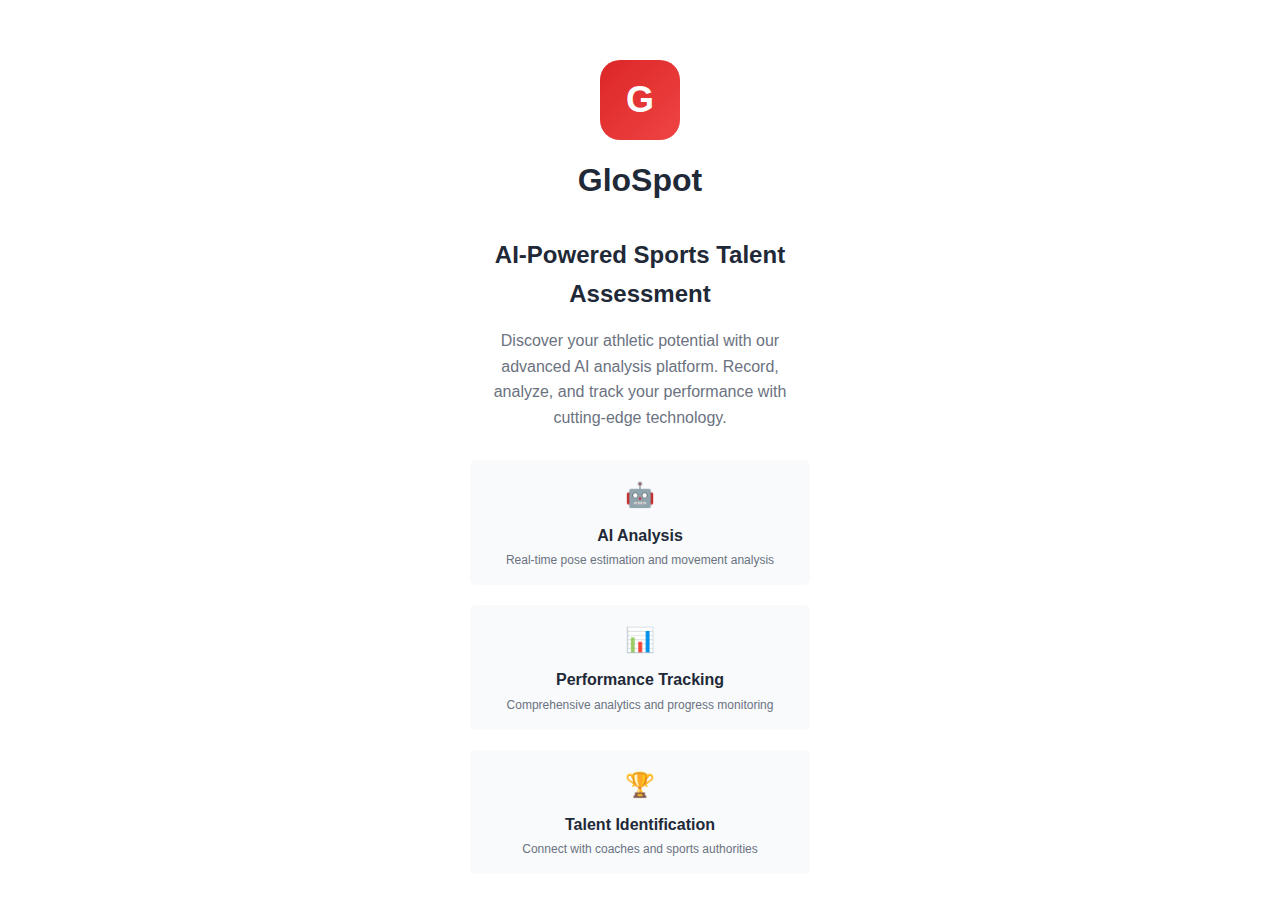
<file: index.html>
<!DOCTYPE html>
<html lang="en">
<head>
    <meta charset="UTF-8">
    <meta name="viewport" content="width=device-width, initial-scale=1.0, user-scalable=no">
    <title>GloSpot - AI Sports Talent Assessment</title>
    <meta name="description" content="AI-powered sports talent assessment platform">
    <meta name="theme-color" content="#dc2626">
    <meta name="apple-mobile-web-app-capable" content="yes">
    <meta name="mobile-web-app-capable" content="yes">
    <meta name="apple-mobile-web-app-status-bar-style" content="default">
    <meta name="apple-mobile-web-app-title" content="GloSpot">
    <meta name="msapplication-TileColor" content="#dc2626">
    <meta name="msapplication-tap-highlight" content="no">
    <link rel="manifest" href="manifest.json">
    <link rel="stylesheet" href="styles.css">
    <link rel="apple-touch-icon" href="icons/icon-192x192.png">
    <link rel="icon" type="image/png" sizes="32x32" href="icons/icon-32x32.png">
    <link rel="icon" type="image/png" sizes="16x16" href="icons/icon-32x32.png">
</head>
<body>
    <div id="app">
        <!-- Main Content Container -->
        <div id="main-content">
            <!-- Pages will be loaded here -->
        </div>

        <!-- Bottom Navigation -->
        <nav class="bottom-nav" id="bottom-nav" style="display: none;">
            <div class="nav-item active" data-page="home">
                <div class="nav-icon">🏠</div>
                <span>Home</span>
            </div>
            <div class="nav-item" data-page="all-tests">
                <div class="nav-icon">🏋️</div>
                <span>All Tests</span>
            </div>
            <div class="nav-item" data-page="profile">
                <div class="nav-icon">👤</div>
                <span>Profile</span>
            </div>
        </nav>
    </div>

    <!-- MediaPipe processing is handled in the backend, no frontend dependency needed -->
    
    <script src="app.js"></script>
</body>
</html>
</file>
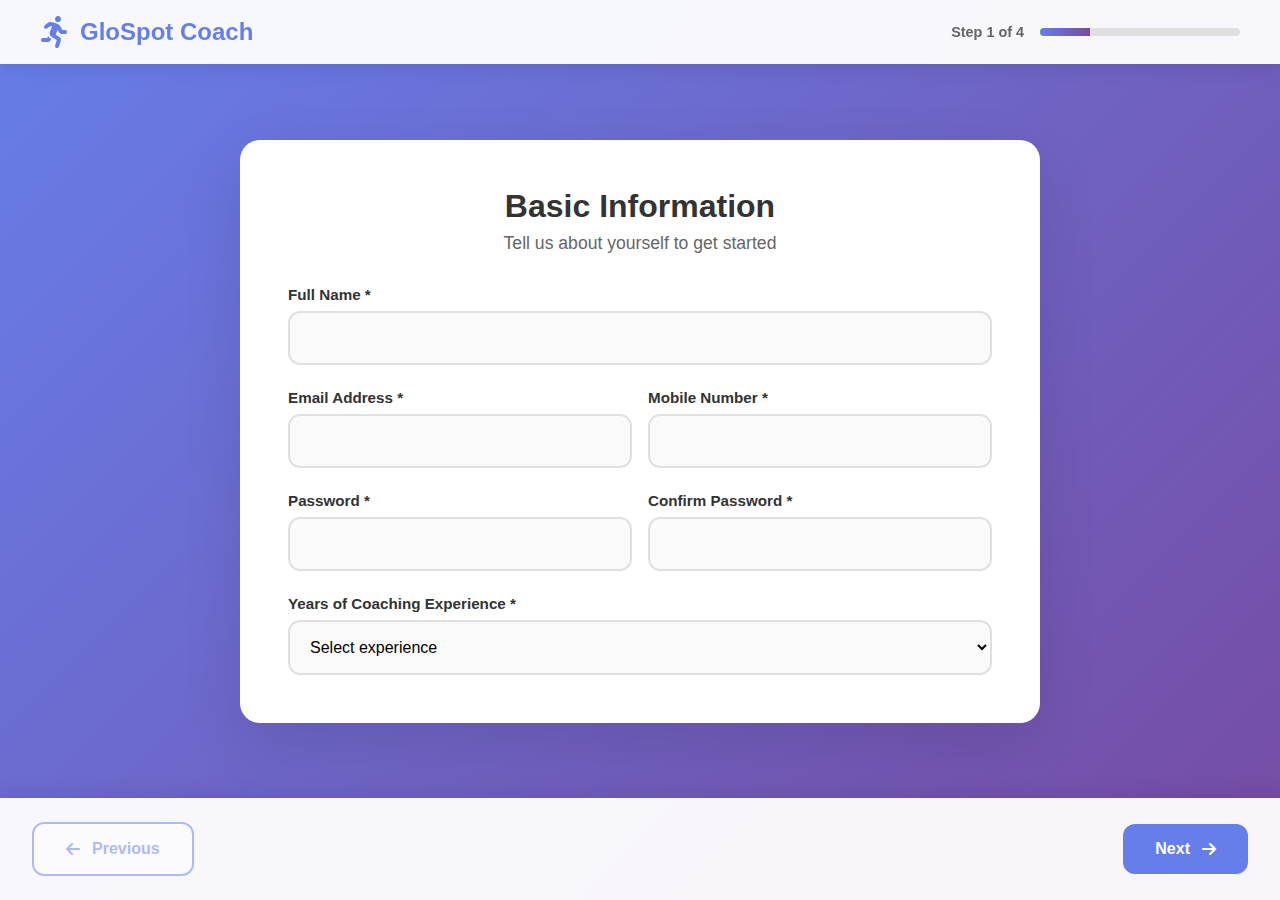
<file: coach-onboarding.html>
<!DOCTYPE html>
<html lang="en">
<head>
    <meta charset="UTF-8">
    <meta name="viewport" content="width=device-width, initial-scale=1.0">
    <title>Coach Onboarding - GloSpot</title>
    <link rel="stylesheet" href="coach-onboarding.css">
    <link href="https://cdnjs.cloudflare.com/ajax/libs/font-awesome/6.0.0/css/all.min.css" rel="stylesheet">
</head>
<body>
    <div class="onboarding-container">
        <!-- Header -->
        <header class="onboarding-header">
            <div class="header-content">
                <div class="logo">
                    <i class="fas fa-running"></i>
                    <span>GloSpot Coach</span>
                </div>
                <div class="progress-indicator">
                    <span class="step-text">Step <span id="current-step">1</span> of 4</span>
                    <div class="progress-bar">
                        <div class="progress-fill" id="progress-fill"></div>
                    </div>
                </div>
            </div>
        </header>

        <!-- Main Content -->
        <main class="onboarding-main">
            <!-- Step 1: Basic Details -->
            <div class="onboarding-step active" id="step-1">
                <div class="step-header">
                    <h2>Basic Information</h2>
                    <p>Tell us about yourself to get started</p>
                </div>
                
                <form class="onboarding-form" id="basic-details-form">
                    <div class="form-group">
                        <label for="full-name">Full Name *</label>
                        <input type="text" id="full-name" name="fullName" required>
                    </div>
                    
                    <div class="form-row">
                        <div class="form-group">
                            <label for="email">Email Address *</label>
                            <input type="email" id="email" name="email" required>
                        </div>
                        <div class="form-group">
                            <label for="mobile">Mobile Number *</label>
                            <input type="tel" id="mobile" name="mobile" required>
                        </div>
                    </div>
                    
                    <div class="form-row">
                        <div class="form-group">
                            <label for="password">Password *</label>
                            <input type="password" id="password" name="password" required>
                        </div>
                        <div class="form-group">
                            <label for="confirm-password">Confirm Password *</label>
                            <input type="password" id="confirm-password" name="confirmPassword" required>
                        </div>
                    </div>
                    
                    <div class="form-group">
                        <label for="experience">Years of Coaching Experience *</label>
                        <select id="experience" name="experience" required>
                            <option value="">Select experience</option>
                            <option value="0-2">0-2 years</option>
                            <option value="3-5">3-5 years</option>
                            <option value="6-10">6-10 years</option>
                            <option value="10+">10+ years</option>
                        </select>
                    </div>
                </form>
            </div>

            <!-- Step 2: Organization Affiliation -->
            <div class="onboarding-step" id="step-2">
                <div class="step-header">
                    <h2>Organization Details</h2>
                    <p>Tell us about your coaching affiliation</p>
                </div>
                
                <form class="onboarding-form" id="organization-form">
                    <div class="form-group">
                        <label for="organization-type">Organization Type *</label>
                        <select id="organization-type" name="organizationType" required>
                            <option value="">Select organization type</option>
                            <option value="school">School</option>
                            <option value="college">College/University</option>
                            <option value="academy">Sports Academy</option>
                            <option value="club">Sports Club</option>
                            <option value="independent">Independent Coach</option>
                            <option value="government">Government Institution</option>
                        </select>
                    </div>
                    
                    <div class="form-group" id="organization-name-group">
                        <label for="organization-name">Organization Name *</label>
                        <input type="text" id="organization-name" name="organizationName">
                    </div>
                    
                    <div class="form-row">
                        <div class="form-group">
                            <label for="state">State *</label>
                            <select id="state" name="state" required>
                                <option value="">Select state</option>
                                <option value="punjab">Punjab</option>
                                <option value="haryana">Haryana</option>
                                <option value="delhi">Delhi</option>
                                <option value="kerala">Kerala</option>
                                <option value="tamil-nadu">Tamil Nadu</option>
                                <option value="karnataka">Karnataka</option>
                                <option value="maharashtra">Maharashtra</option>
                                <option value="gujarat">Gujarat</option>
                                <option value="rajasthan">Rajasthan</option>
                                <option value="bihar">Bihar</option>
                                <option value="west-bengal">West Bengal</option>
                                <option value="other">Other</option>
                            </select>
                        </div>
                        <div class="form-group">
                            <label for="city">City *</label>
                            <input type="text" id="city" name="city" required>
                        </div>
                    </div>
                    
                    <div class="form-group">
                        <label for="organization-address">Organization Address</label>
                        <textarea id="organization-address" name="organizationAddress" rows="3"></textarea>
                    </div>
                </form>
            </div>

            <!-- Step 3: Sport Specialization -->
            <div class="onboarding-step" id="step-3">
                <div class="step-header">
                    <h2>Sport Specialization</h2>
                    <p>Select your areas of expertise</p>
                </div>
                
                <form class="onboarding-form" id="specialization-form">
                    <div class="form-group">
                        <label>Primary Sport Specialization *</label>
                        <div class="sport-grid">
                            <div class="sport-option">
                                <input type="radio" id="athletics" name="primarySport" value="athletics" required>
                                <label for="athletics">
                                    <i class="fas fa-running"></i>
                                    <span>Athletics</span>
                                </label>
                            </div>
                            <div class="sport-option">
                                <input type="radio" id="football" name="primarySport" value="football" required>
                                <label for="football">
                                    <i class="fas fa-futbol"></i>
                                    <span>Football</span>
                                </label>
                            </div>
                            <div class="sport-option">
                                <input type="radio" id="basketball" name="primarySport" value="basketball" required>
                                <label for="basketball">
                                    <i class="fas fa-basketball-ball"></i>
                                    <span>Basketball</span>
                                </label>
                            </div>
                            <div class="sport-option">
                                <input type="radio" id="cricket" name="primarySport" value="cricket" required>
                                <label for="cricket">
                                    <i class="fas fa-baseball"></i>
                                    <span>Cricket</span>
                                </label>
                            </div>
                            <div class="sport-option">
                                <input type="radio" id="swimming" name="primarySport" value="swimming" required>
                                <label for="swimming">
                                    <i class="fas fa-swimmer"></i>
                                    <span>Swimming</span>
                                </label>
                            </div>
                            <div class="sport-option">
                                <input type="radio" id="general-fitness" name="primarySport" value="general-fitness" required>
                                <label for="general-fitness">
                                    <i class="fas fa-dumbbell"></i>
                                    <span>General Fitness</span>
                                </label>
                            </div>
                        </div>
                    </div>
                    
                    <div class="form-group">
                        <label>Additional Sports (Optional)</label>
                        <div class="checkbox-grid">
                            <div class="checkbox-option">
                                <input type="checkbox" id="additional-athletics" name="additionalSports" value="athletics">
                                <label for="additional-athletics">Athletics</label>
                            </div>
                            <div class="checkbox-option">
                                <input type="checkbox" id="additional-football" name="additionalSports" value="football">
                                <label for="additional-football">Football</label>
                            </div>
                            <div class="checkbox-option">
                                <input type="checkbox" id="additional-basketball" name="additionalSports" value="basketball">
                                <label for="additional-basketball">Basketball</label>
                            </div>
                            <div class="checkbox-option">
                                <input type="checkbox" id="additional-cricket" name="additionalSports" value="cricket">
                                <label for="additional-cricket">Cricket</label>
                            </div>
                            <div class="checkbox-option">
                                <input type="checkbox" id="additional-swimming" name="additionalSports" value="swimming">
                                <label for="additional-swimming">Swimming</label>
                            </div>
                            <div class="checkbox-option">
                                <input type="checkbox" id="additional-tennis" name="additionalSports" value="tennis">
                                <label for="additional-tennis">Tennis</label>
                            </div>
                            <div class="checkbox-option">
                                <input type="checkbox" id="additional-badminton" name="additionalSports" value="badminton">
                                <label for="additional-badminton">Badminton</label>
                            </div>
                            <div class="checkbox-option">
                                <input type="checkbox" id="additional-volleyball" name="additionalSports" value="volleyball">
                                <label for="additional-volleyball">Volleyball</label>
                            </div>
                        </div>
                    </div>
                    
                    <div class="form-group">
                        <label for="certifications">Certifications & Qualifications</label>
                        <textarea id="certifications" name="certifications" rows="3" placeholder="List your coaching certifications, degrees, and qualifications..."></textarea>
                    </div>
                </form>
            </div>

            <!-- Step 4: Verification -->
            <div class="onboarding-step" id="step-4">
                <div class="step-header">
                    <h2>Identity Verification</h2>
                    <p>Upload required documents for verification</p>
                </div>
                
                <form class="onboarding-form" id="verification-form">
                    <div class="verification-section">
                        <h3>Required Documents</h3>
                        <div class="document-upload">
                            <div class="upload-item">
                                <div class="upload-icon">
                                    <i class="fas fa-id-card"></i>
                                </div>
                                <div class="upload-content">
                                    <h4>Government ID Proof</h4>
                                    <p>Upload Aadhaar Card, PAN Card, or Passport</p>
                                    <div class="file-upload">
                                        <input type="file" id="id-proof" name="idProof" accept=".pdf,.jpg,.jpeg,.png" required>
                                        <label for="id-proof" class="upload-btn">
                                            <i class="fas fa-upload"></i>
                                            Choose File
                                        </label>
                                        <span class="file-name" id="id-proof-name">No file chosen</span>
                                    </div>
                                </div>
                            </div>
                            
                            <div class="upload-item">
                                <div class="upload-icon">
                                    <i class="fas fa-building"></i>
                                </div>
                                <div class="upload-content">
                                    <h4>Organization ID Proof</h4>
                                    <p>Upload organization letter, ID card, or certificate</p>
                                    <div class="file-upload">
                                        <input type="file" id="org-proof" name="orgProof" accept=".pdf,.jpg,.jpeg,.png" required>
                                        <label for="org-proof" class="upload-btn">
                                            <i class="fas fa-upload"></i>
                                            Choose File
                                        </label>
                                        <span class="file-name" id="org-proof-name">No file chosen</span>
                                    </div>
                                </div>
                            </div>
                        </div>
                    </div>
                    
                    <div class="verification-section">
                        <h3>Additional Information</h3>
                        <div class="form-group">
                            <label for="emergency-contact">Emergency Contact Number</label>
                            <input type="tel" id="emergency-contact" name="emergencyContact">
                        </div>
                        
                        <div class="form-group">
                            <label for="bio">Brief Bio</label>
                            <textarea id="bio" name="bio" rows="3" placeholder="Tell us about your coaching philosophy and experience..."></textarea>
                        </div>
                    </div>
                    
                    <div class="terms-section">
                        <div class="checkbox-option">
                            <input type="checkbox" id="terms" name="terms" required>
                            <label for="terms">I agree to the <a href="#" class="terms-link">Terms of Service</a> and <a href="#" class="terms-link">Privacy Policy</a></label>
                        </div>
                        
                        <div class="checkbox-option">
                            <input type="checkbox" id="verification" name="verification" required>
                            <label for="verification">I understand that my account will be pending admin approval after submission</label>
                        </div>
                    </div>
                </form>
            </div>

            <!-- Success Step -->
            <div class="onboarding-step" id="step-success">
                <div class="success-content">
                    <div class="success-icon">
                        <i class="fas fa-check-circle"></i>
                    </div>
                    <h2>Application Submitted Successfully!</h2>
                    <p>Your coach application has been submitted and is pending admin approval.</p>
                    
                    <div class="success-details">
                        <div class="detail-item">
                            <i class="fas fa-clock"></i>
                            <span>Approval typically takes 2-3 business days</span>
                        </div>
                        <div class="detail-item">
                            <i class="fas fa-envelope"></i>
                            <span>You'll receive an email notification once approved</span>
                        </div>
                        <div class="detail-item">
                            <i class="fas fa-phone"></i>
                            <span>Contact support if you have any questions</span>
                        </div>
                    </div>
                    
                    <div class="success-actions">
                        <button class="btn-primary" onclick="window.location.href='coach-dashboard.html'">
                            <i class="fas fa-tachometer-alt"></i>
                            Go to Dashboard
                        </button>
                        <button class="btn-secondary" onclick="window.location.href='index.html'">
                            <i class="fas fa-home"></i>
                            Back to Home
                        </button>
                    </div>
                </div>
            </div>
        </main>

        <!-- Navigation -->
        <footer class="onboarding-footer">
            <button class="btn-secondary" id="prev-btn" onclick="previousStep()" disabled>
                <i class="fas fa-arrow-left"></i>
                Previous
            </button>
            <button class="btn-primary" id="next-btn" onclick="nextStep()">
                Next
                <i class="fas fa-arrow-right"></i>
            </button>
        </footer>
    </div>

    <script src="coach-onboarding.js"></script>
</body>
</html>
</file>
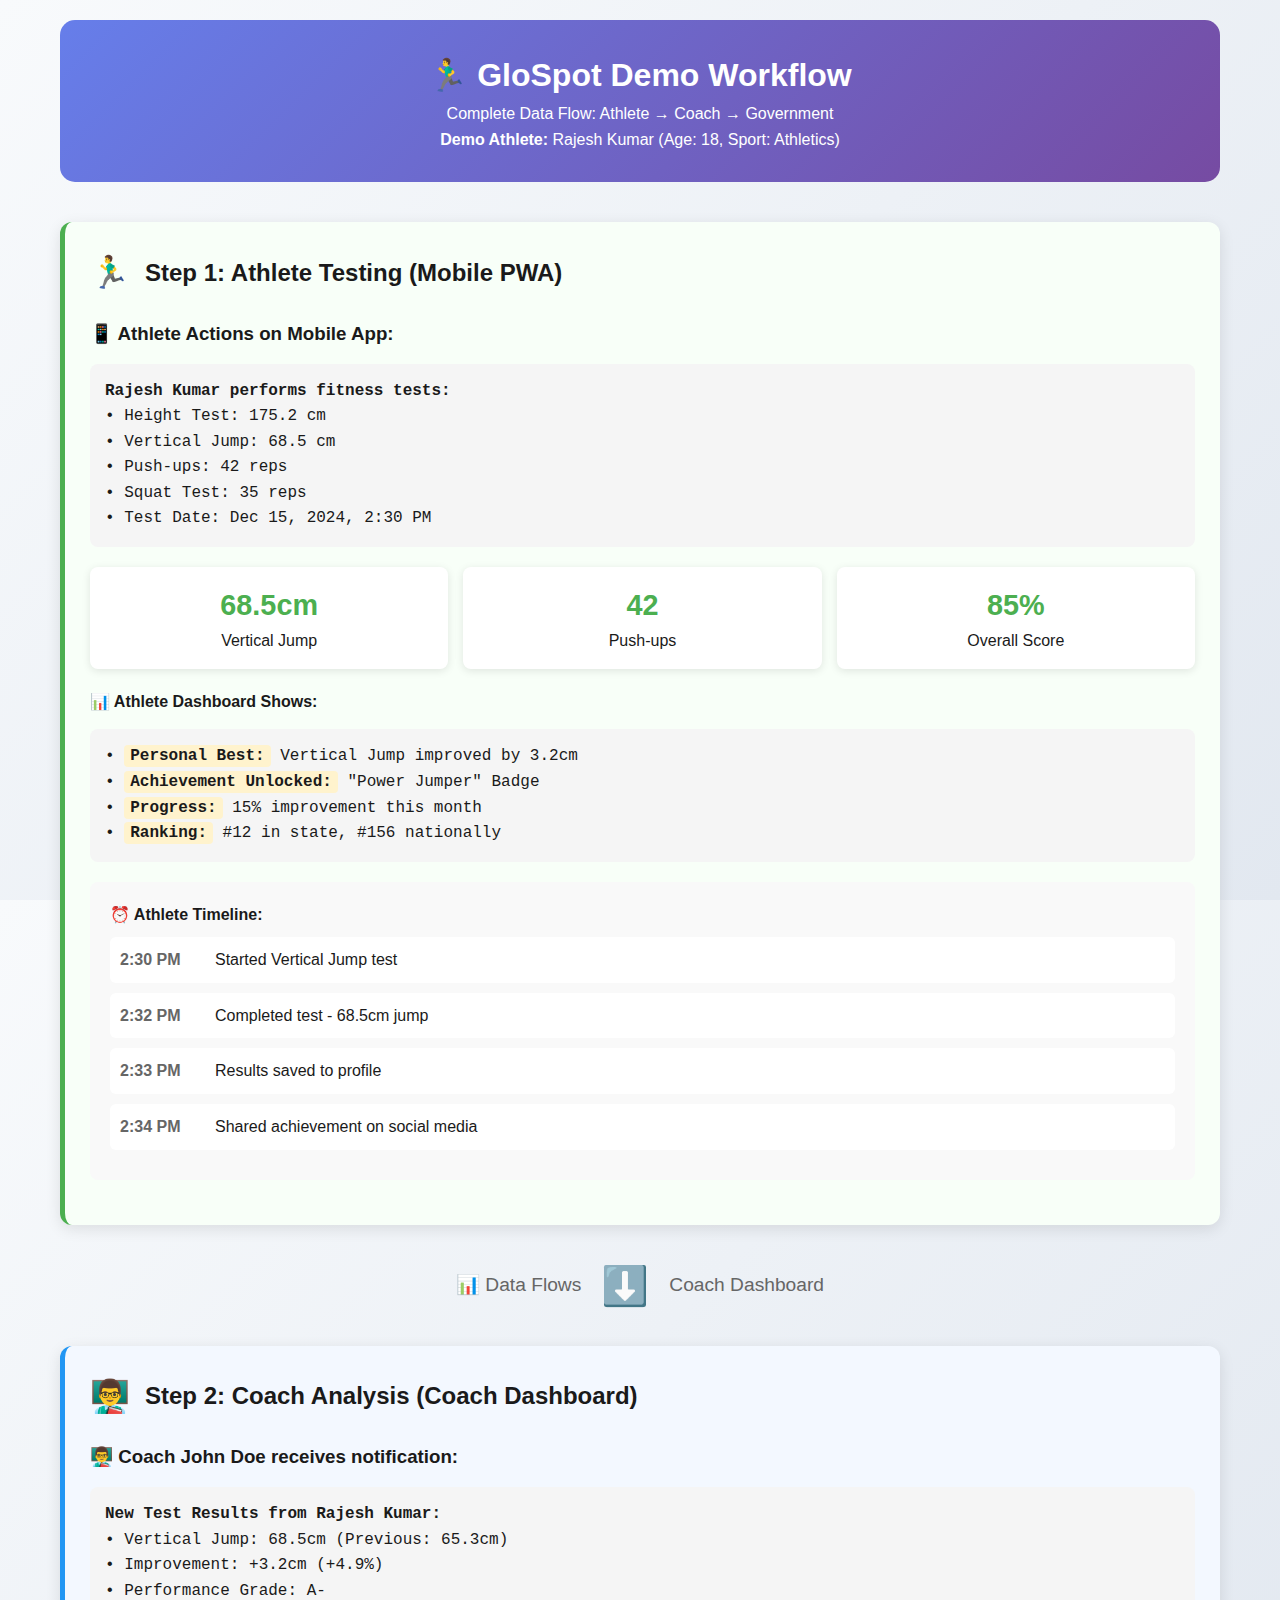
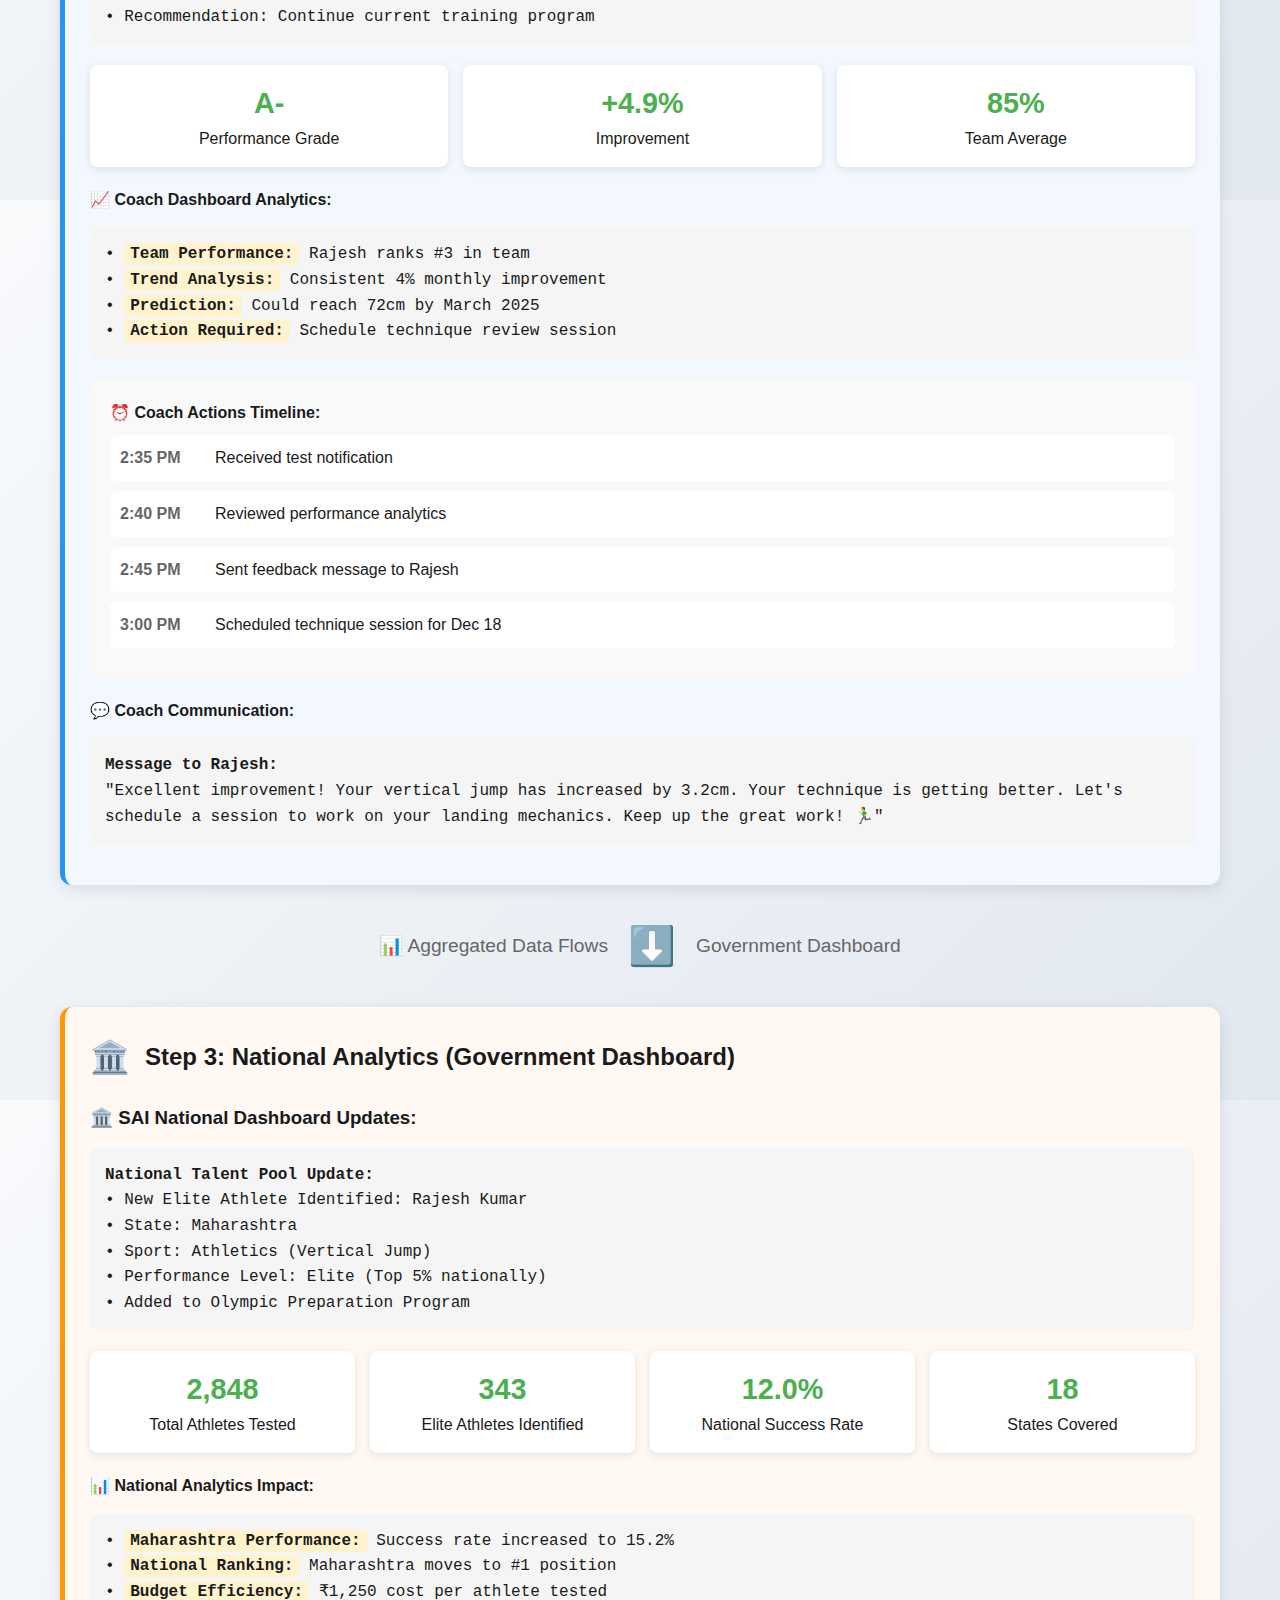
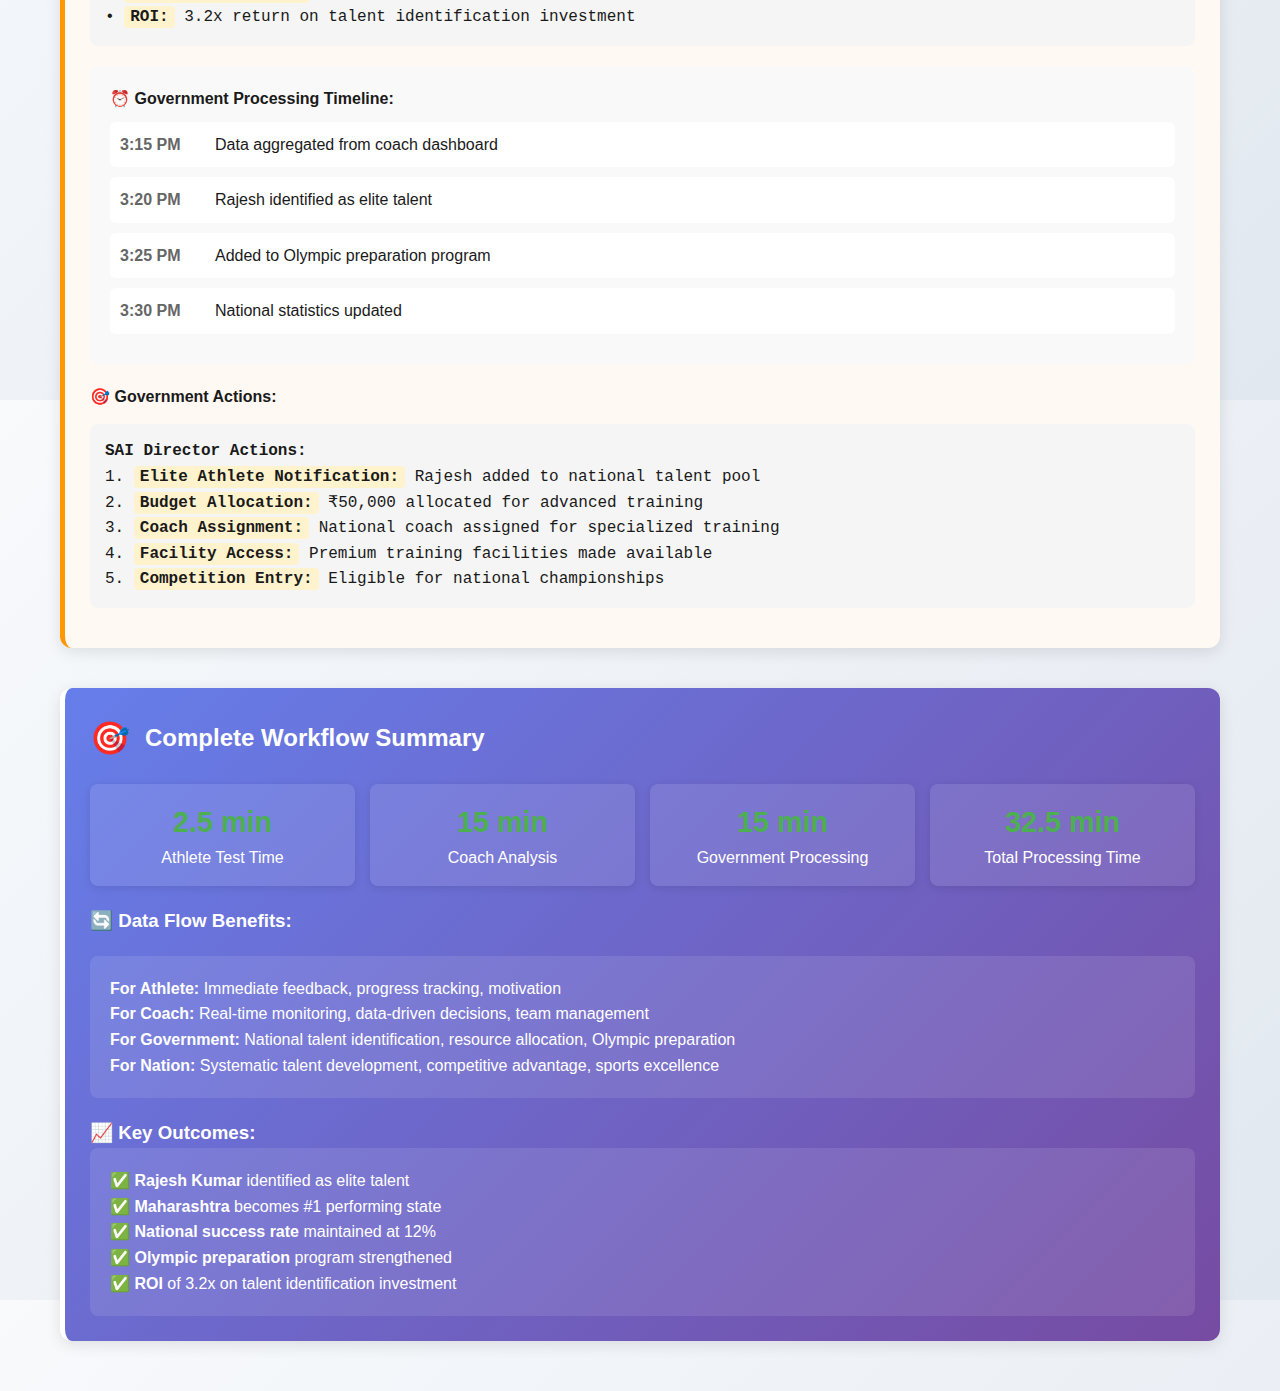
<file: demo-workflow.html>
<!DOCTYPE html>
<html lang="en">
<head>
    <meta charset="UTF-8">
    <meta name="viewport" content="width=device-width, initial-scale=1.0">
    <title>GloSpot Demo Workflow - Athlete to Coach to Government</title>
    <link rel="stylesheet" href="styles.css">
    <style>
        .workflow-container {
            max-width: 1200px;
            margin: 0 auto;
            padding: 20px;
            font-family: 'Segoe UI', Tahoma, Geneva, Verdana, sans-serif;
        }
        
        .workflow-header {
            text-align: center;
            margin-bottom: 40px;
            background: linear-gradient(135deg, #667eea 0%, #764ba2 100%);
            color: white;
            padding: 30px;
            border-radius: 15px;
        }
        
        .workflow-step {
            margin: 30px 0;
            padding: 25px;
            border-radius: 12px;
            box-shadow: 0 4px 15px rgba(0,0,0,0.1);
            border-left: 5px solid;
        }
        
        .step-athlete { border-left-color: #4CAF50; background: #f8fff8; }
        .step-coach { border-left-color: #2196F3; background: #f3f8ff; }
        .step-government { border-left-color: #FF9800; background: #fff8f3; }
        
        .step-header {
            display: flex;
            align-items: center;
            margin-bottom: 20px;
        }
        
        .step-icon {
            font-size: 2em;
            margin-right: 15px;
        }
        
        .step-title {
            font-size: 1.5em;
            font-weight: bold;
            margin: 0;
        }
        
        .demo-data {
            background: #f5f5f5;
            padding: 15px;
            border-radius: 8px;
            margin: 15px 0;
            font-family: 'Courier New', monospace;
        }
        
        .data-flow {
            display: flex;
            align-items: center;
            justify-content: center;
            margin: 20px 0;
            font-size: 1.2em;
            color: #666;
        }
        
        .arrow {
            font-size: 2em;
            margin: 0 20px;
            color: #4CAF50;
        }
        
        .metrics-grid {
            display: grid;
            grid-template-columns: repeat(auto-fit, minmax(200px, 1fr));
            gap: 15px;
            margin: 20px 0;
        }
        
        .metric-card {
            background: white;
            padding: 15px;
            border-radius: 8px;
            text-align: center;
            box-shadow: 0 2px 8px rgba(0,0,0,0.1);
        }
        
        .metric-value {
            font-size: 1.8em;
            font-weight: bold;
            color: #4CAF50;
        }
        
        .timeline {
            background: #f9f9f9;
            padding: 20px;
            border-radius: 8px;
            margin: 20px 0;
        }
        
        .timeline-item {
            display: flex;
            align-items: center;
            margin: 10px 0;
            padding: 10px;
            background: white;
            border-radius: 6px;
        }
        
        .timeline-time {
            font-weight: bold;
            color: #666;
            margin-right: 15px;
            min-width: 80px;
        }
        
        .highlight {
            background: #fff3cd;
            padding: 2px 6px;
            border-radius: 4px;
            font-weight: bold;
        }
    </style>
</head>
<body>
    <div class="workflow-container">
        <div class="workflow-header">
            <h1>🏃‍♂️ GloSpot Demo Workflow</h1>
            <p>Complete Data Flow: Athlete → Coach → Government</p>
            <p><strong>Demo Athlete:</strong> Rajesh Kumar (Age: 18, Sport: Athletics)</p>
        </div>

        <!-- STEP 1: ATHLETE -->
        <div class="workflow-step step-athlete">
            <div class="step-header">
                <div class="step-icon">🏃‍♂️</div>
                <h2 class="step-title">Step 1: Athlete Testing (Mobile PWA)</h2>
            </div>
            
            <h3>📱 Athlete Actions on Mobile App:</h3>
            <div class="demo-data">
                <strong>Rajesh Kumar performs fitness tests:</strong><br>
                • Height Test: 175.2 cm<br>
                • Vertical Jump: 68.5 cm<br>
                • Push-ups: 42 reps<br>
                • Squat Test: 35 reps<br>
                • Test Date: Dec 15, 2024, 2:30 PM
            </div>

            <div class="metrics-grid">
                <div class="metric-card">
                    <div class="metric-value">68.5cm</div>
                    <div>Vertical Jump</div>
                </div>
                <div class="metric-card">
                    <div class="metric-value">42</div>
                    <div>Push-ups</div>
                </div>
                <div class="metric-card">
                    <div class="metric-value">85%</div>
                    <div>Overall Score</div>
                </div>
            </div>

            <h4>📊 Athlete Dashboard Shows:</h4>
            <div class="demo-data">
                • <span class="highlight">Personal Best:</span> Vertical Jump improved by 3.2cm<br>
                • <span class="highlight">Achievement Unlocked:</span> "Power Jumper" Badge<br>
                • <span class="highlight">Progress:</span> 15% improvement this month<br>
                • <span class="highlight">Ranking:</span> #12 in state, #156 nationally
            </div>

            <div class="timeline">
                <h4>⏰ Athlete Timeline:</h4>
                <div class="timeline-item">
                    <span class="timeline-time">2:30 PM</span>
                    <span>Started Vertical Jump test</span>
                </div>
                <div class="timeline-item">
                    <span class="timeline-time">2:32 PM</span>
                    <span>Completed test - 68.5cm jump</span>
                </div>
                <div class="timeline-item">
                    <span class="timeline-time">2:33 PM</span>
                    <span>Results saved to profile</span>
                </div>
                <div class="timeline-item">
                    <span class="timeline-time">2:34 PM</span>
                    <span>Shared achievement on social media</span>
                </div>
            </div>
        </div>

        <div class="data-flow">
            <span>📊 Data Flows</span>
            <span class="arrow">⬇️</span>
            <span>Coach Dashboard</span>
        </div>

        <!-- STEP 2: COACH -->
        <div class="workflow-step step-coach">
            <div class="step-header">
                <div class="step-icon">👨‍🏫</div>
                <h2 class="step-title">Step 2: Coach Analysis (Coach Dashboard)</h2>
            </div>
            
            <h3>👨‍🏫 Coach John Doe receives notification:</h3>
            <div class="demo-data">
                <strong>New Test Results from Rajesh Kumar:</strong><br>
                • Vertical Jump: 68.5cm (Previous: 65.3cm)<br>
                • Improvement: +3.2cm (+4.9%)<br>
                • Performance Grade: A-<br>
                • Recommendation: Continue current training program
            </div>

            <div class="metrics-grid">
                <div class="metric-card">
                    <div class="metric-value">A-</div>
                    <div>Performance Grade</div>
                </div>
                <div class="metric-card">
                    <div class="metric-value">+4.9%</div>
                    <div>Improvement</div>
                </div>
                <div class="metric-card">
                    <div class="metric-value">85%</div>
                    <div>Team Average</div>
                </div>
            </div>

            <h4>📈 Coach Dashboard Analytics:</h4>
            <div class="demo-data">
                • <span class="highlight">Team Performance:</span> Rajesh ranks #3 in team<br>
                • <span class="highlight">Trend Analysis:</span> Consistent 4% monthly improvement<br>
                • <span class="highlight">Prediction:</span> Could reach 72cm by March 2025<br>
                • <span class="highlight">Action Required:</span> Schedule technique review session
            </div>

            <div class="timeline">
                <h4>⏰ Coach Actions Timeline:</h4>
                <div class="timeline-item">
                    <span class="timeline-time">2:35 PM</span>
                    <span>Received test notification</span>
                </div>
                <div class="timeline-item">
                    <span class="timeline-time">2:40 PM</span>
                    <span>Reviewed performance analytics</span>
                </div>
                <div class="timeline-item">
                    <span class="timeline-time">2:45 PM</span>
                    <span>Sent feedback message to Rajesh</span>
                </div>
                <div class="timeline-item">
                    <span class="timeline-time">3:00 PM</span>
                    <span>Scheduled technique session for Dec 18</span>
                </div>
            </div>

            <h4>💬 Coach Communication:</h4>
            <div class="demo-data">
                <strong>Message to Rajesh:</strong><br>
                "Excellent improvement! Your vertical jump has increased by 3.2cm. 
                Your technique is getting better. Let's schedule a session to work on 
                your landing mechanics. Keep up the great work! 🏃‍♂️"
            </div>
        </div>

        <div class="data-flow">
            <span>📊 Aggregated Data Flows</span>
            <span class="arrow">⬇️</span>
            <span>Government Dashboard</span>
        </div>

        <!-- STEP 3: GOVERNMENT -->
        <div class="workflow-step step-government">
            <div class="step-header">
                <div class="step-icon">🏛️</div>
                <h2 class="step-title">Step 3: National Analytics (Government Dashboard)</h2>
            </div>
            
            <h3>🏛️ SAI National Dashboard Updates:</h3>
            <div class="demo-data">
                <strong>National Talent Pool Update:</strong><br>
                • New Elite Athlete Identified: Rajesh Kumar<br>
                • State: Maharashtra<br>
                • Sport: Athletics (Vertical Jump)<br>
                • Performance Level: Elite (Top 5% nationally)<br>
                • Added to Olympic Preparation Program
            </div>

            <div class="metrics-grid">
                <div class="metric-card">
                    <div class="metric-value">2,848</div>
                    <div>Total Athletes Tested</div>
                </div>
                <div class="metric-card">
                    <div class="metric-value">343</div>
                    <div>Elite Athletes Identified</div>
                </div>
                <div class="metric-card">
                    <div class="metric-value">12.0%</div>
                    <div>National Success Rate</div>
                </div>
                <div class="metric-card">
                    <div class="metric-value">18</div>
                    <div>States Covered</div>
                </div>
            </div>

            <h4>📊 National Analytics Impact:</h4>
            <div class="demo-data">
                • <span class="highlight">Maharashtra Performance:</span> Success rate increased to 15.2%<br>
                • <span class="highlight">National Ranking:</span> Maharashtra moves to #1 position<br>
                • <span class="highlight">Budget Efficiency:</span> ₹1,250 cost per athlete tested<br>
                • <span class="highlight">ROI:</span> 3.2x return on talent identification investment
            </div>

            <div class="timeline">
                <h4>⏰ Government Processing Timeline:</h4>
                <div class="timeline-item">
                    <span class="timeline-time">3:15 PM</span>
                    <span>Data aggregated from coach dashboard</span>
                </div>
                <div class="timeline-item">
                    <span class="timeline-time">3:20 PM</span>
                    <span>Rajesh identified as elite talent</span>
                </div>
                <div class="timeline-item">
                    <span class="timeline-time">3:25 PM</span>
                    <span>Added to Olympic preparation program</span>
                </div>
                <div class="timeline-item">
                    <span class="timeline-time">3:30 PM</span>
                    <span>National statistics updated</span>
                </div>
            </div>

            <h4>🎯 Government Actions:</h4>
            <div class="demo-data">
                <strong>SAI Director Actions:</strong><br>
                1. <span class="highlight">Elite Athlete Notification:</span> Rajesh added to national talent pool<br>
                2. <span class="highlight">Budget Allocation:</span> ₹50,000 allocated for advanced training<br>
                3. <span class="highlight">Coach Assignment:</span> National coach assigned for specialized training<br>
                4. <span class="highlight">Facility Access:</span> Premium training facilities made available<br>
                5. <span class="highlight">Competition Entry:</span> Eligible for national championships
            </div>
        </div>

        <!-- SUMMARY -->
        <div class="workflow-step" style="background: linear-gradient(135deg, #667eea 0%, #764ba2 100%); color: white; margin-top: 40px;">
            <div class="step-header">
                <div class="step-icon">🎯</div>
                <h2 class="step-title">Complete Workflow Summary</h2>
            </div>
            
            <div class="metrics-grid">
                <div class="metric-card" style="background: rgba(255,255,255,0.1); color: white;">
                    <div class="metric-value">2.5 min</div>
                    <div>Athlete Test Time</div>
                </div>
                <div class="metric-card" style="background: rgba(255,255,255,0.1); color: white;">
                    <div class="metric-value">15 min</div>
                    <div>Coach Analysis</div>
                </div>
                <div class="metric-card" style="background: rgba(255,255,255,0.1); color: white;">
                    <div class="metric-value">15 min</div>
                    <div>Government Processing</div>
                </div>
                <div class="metric-card" style="background: rgba(255,255,255,0.1); color: white;">
                    <div class="metric-value">32.5 min</div>
                    <div>Total Processing Time</div>
                </div>
            </div>

            <h3>🔄 Data Flow Benefits:</h3>
            <div style="background: rgba(255,255,255,0.1); padding: 20px; border-radius: 8px; margin: 20px 0;">
                <strong>For Athlete:</strong> Immediate feedback, progress tracking, motivation<br>
                <strong>For Coach:</strong> Real-time monitoring, data-driven decisions, team management<br>
                <strong>For Government:</strong> National talent identification, resource allocation, Olympic preparation<br>
                <strong>For Nation:</strong> Systematic talent development, competitive advantage, sports excellence
            </div>

            <h3>📈 Key Outcomes:</h3>
            <div style="background: rgba(255,255,255,0.1); padding: 20px; border-radius: 8px;">
                ✅ <strong>Rajesh Kumar</strong> identified as elite talent<br>
                ✅ <strong>Maharashtra</strong> becomes #1 performing state<br>
                ✅ <strong>National success rate</strong> maintained at 12%<br>
                ✅ <strong>Olympic preparation</strong> program strengthened<br>
                ✅ <strong>ROI</strong> of 3.2x on talent identification investment
            </div>
        </div>
    </div>
</body>
</html>
</file>
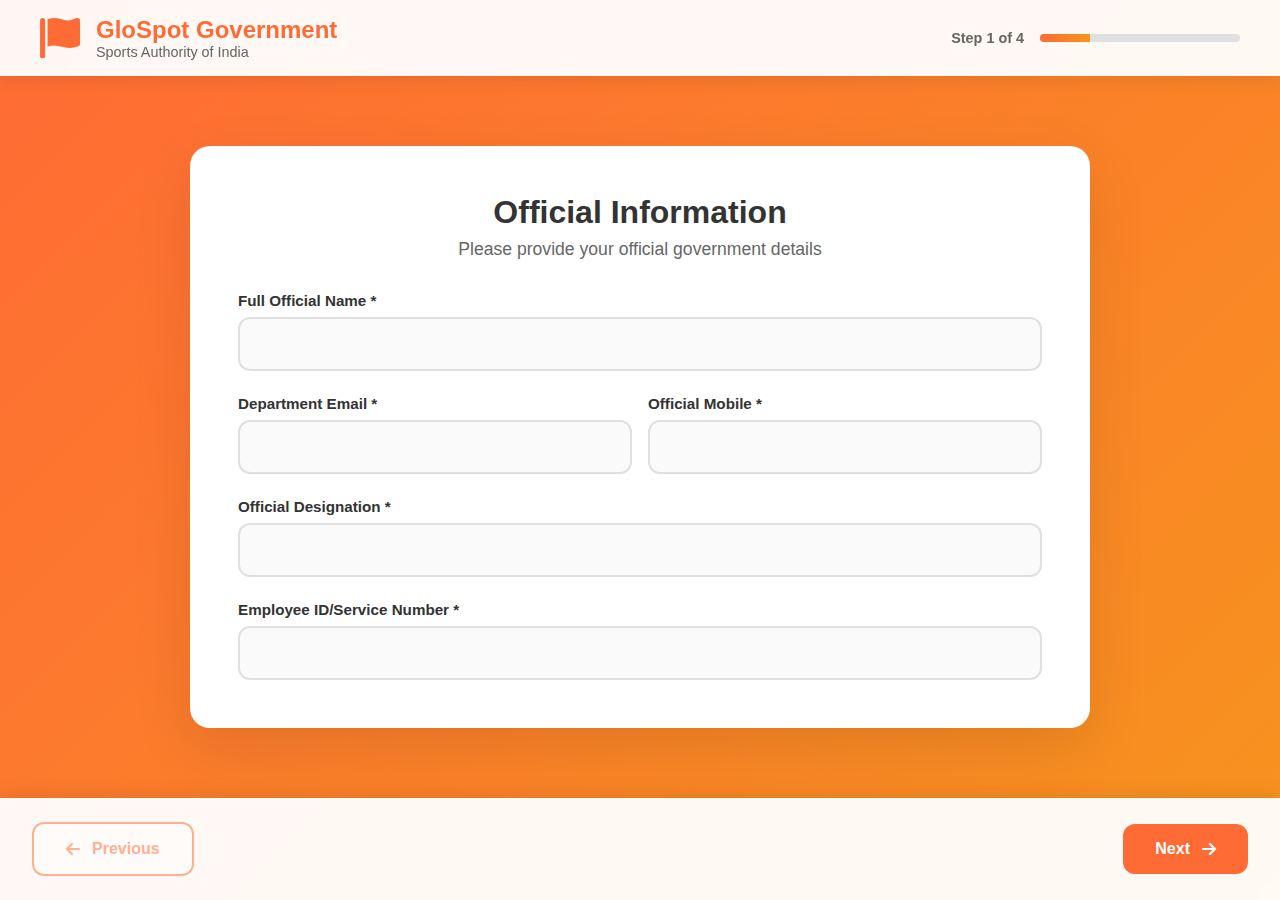
<file: government-onboarding.html>
<!DOCTYPE html>
<html lang="en">
<head>
    <meta charset="UTF-8">
    <meta name="viewport" content="width=device-width, initial-scale=1.0">
    <title>Government Official Registration - GloSpot</title>
    <link rel="stylesheet" href="government-onboarding.css">
    <link href="https://cdnjs.cloudflare.com/ajax/libs/font-awesome/6.0.0/css/all.min.css" rel="stylesheet">
</head>
<body>
    <div class="onboarding-container">
        <!-- Header -->
        <header class="onboarding-header">
            <div class="header-content">
                <div class="logo">
                    <i class="fas fa-flag"></i>
                    <div class="logo-text">
                        <span>GloSpot Government</span>
                        <p>Sports Authority of India</p>
                    </div>
                </div>
                <div class="progress-indicator">
                    <span class="step-text">Step <span id="current-step">1</span> of 4</span>
                    <div class="progress-bar">
                        <div class="progress-fill" id="progress-fill"></div>
                    </div>
                </div>
            </div>
        </header>

        <!-- Main Content -->
        <main class="onboarding-main">
            <!-- Step 1: Basic Details -->
            <div class="onboarding-step active" id="step-1">
                <div class="step-header">
                    <h2>Official Information</h2>
                    <p>Please provide your official government details</p>
                </div>
                
                <form class="onboarding-form" id="basic-details-form">
                    <div class="form-group">
                        <label for="official-name">Full Official Name *</label>
                        <input type="text" id="official-name" name="officialName" required>
                    </div>
                    
                    <div class="form-row">
                        <div class="form-group">
                            <label for="dept-email">Department Email *</label>
                            <input type="email" id="dept-email" name="deptEmail" required>
                        </div>
                        <div class="form-group">
                            <label for="mobile">Official Mobile *</label>
                            <input type="tel" id="mobile" name="mobile" required>
                        </div>
                    </div>
                    
                    <div class="form-group">
                        <label for="designation">Official Designation *</label>
                        <input type="text" id="designation" name="designation" required>
                    </div>
                    
                    <div class="form-group">
                        <label for="employee-id">Employee ID/Service Number *</label>
                        <input type="text" id="employee-id" name="employeeId" required>
                    </div>
                </form>
            </div>

            <!-- Step 2: Role Selection -->
            <div class="onboarding-step" id="step-2">
                <div class="step-header">
                    <h2>Role & Access Level</h2>
                    <p>Select your role and access permissions</p>
                </div>
                
                <form class="onboarding-form" id="role-form">
                    <div class="form-group">
                        <label>Your Role *</label>
                        <div class="role-grid">
                            <div class="role-option selected-role">
                                <input type="radio" id="national-admin" name="role" value="national-admin" checked required>
                                <label for="national-admin">
                                    <div class="role-icon">
                                        <i class="fas fa-crown"></i>
                                    </div>
                                    <div class="role-content">
                                        <h4>Government Official (Full Access)</h4>
                                        <p>Complete access to all national data, state analysis, and AI insights</p>
                                        <span class="access-level">Full National Access</span>
                                    </div>
                                </label>
                            </div>
                        </div>
                    </div>
                    
                    <div class="access-info">
                        <h4>Full Access Capabilities:</h4>
                        <ul>
                            <li><strong>National Overview:</strong> View all states, generate national reports, manage system settings</li>
                            <li><strong>State Analysis:</strong> Access detailed state-wise performance data and comparisons</li>
                            <li><strong>AI Insights:</strong> Future stars prediction, state performance analysis, gender diversity analytics</li>
                            <li><strong>Talent Pipeline:</strong> Complete oversight of national talent identification process</li>
                            <li><strong>Scouting Reports:</strong> Download athlete shortlists and flag candidates for trials</li>
                        </ul>
                    </div>
                </form>
            </div>

            <!-- Step 3: Affiliation -->
            <div class="onboarding-step" id="step-3">
                <div class="step-header">
                    <h2>Department Affiliation</h2>
                    <p>Select your government department and jurisdiction</p>
                </div>
                
                <form class="onboarding-form" id="affiliation-form">
                    <div class="form-group">
                        <label for="department">Department/Ministry *</label>
                        <select id="department" name="department" required>
                            <option value="">Select Department</option>
                            <option value="sai">Sports Authority of India (SAI)</option>
                            <option value="youth-sports">Ministry of Youth Affairs & Sports</option>
                            <option value="education">Ministry of Education</option>
                            <option value="other">Other Government Department</option>
                        </select>
                    </div>
                    
                    <div class="form-group">
                        <label for="jurisdiction">Jurisdiction *</label>
                        <select id="jurisdiction" name="jurisdiction" required>
                            <option value="">Select Jurisdiction</option>
                            <option value="national">National Level (All India)</option>
                            <option value="north-zone">North Zone (Delhi, Punjab, Haryana, etc.)</option>
                            <option value="south-zone">South Zone (Karnataka, Tamil Nadu, Kerala, etc.)</option>
                            <option value="east-zone">East Zone (West Bengal, Odisha, Jharkhand, etc.)</option>
                            <option value="west-zone">West Zone (Maharashtra, Gujarat, Rajasthan, etc.)</option>
                            <option value="central-zone">Central Zone (Madhya Pradesh, Chhattisgarh, etc.)</option>
                            <option value="northeast-zone">Northeast Zone (Assam, Manipur, Mizoram, etc.)</option>
                        </select>
                    </div>
                    
                    <div class="form-group">
                        <label for="office-address">Office Address</label>
                        <textarea id="office-address" name="officeAddress" rows="3"></textarea>
                    </div>
                </form>
            </div>

            <!-- Step 4: Verification -->
            <div class="onboarding-step" id="step-4">
                <div class="step-header">
                    <h2>Document Verification</h2>
                    <p>Upload required government documents for verification</p>
                </div>
                
                <form class="onboarding-form" id="verification-form">
                    <div class="verification-section">
                        <h3>Required Documents</h3>
                        <div class="document-upload">
                            <div class="upload-item">
                                <div class="upload-icon">
                                    <i class="fas fa-id-card"></i>
                                </div>
                                <div class="upload-content">
                                    <h4>Government ID Proof</h4>
                                    <p>Upload official government ID (Aadhaar, PAN, Service ID)</p>
                                    <div class="file-upload">
                                        <input type="file" id="govt-id" name="govtId" accept=".pdf,.jpg,.jpeg,.png" required>
                                        <label for="govt-id" class="upload-btn">
                                            <i class="fas fa-upload"></i>
                                            Choose File
                                        </label>
                                        <span class="file-name" id="govt-id-name">No file chosen</span>
                                    </div>
                                </div>
                            </div>
                            
                            <div class="upload-item">
                                <div class="upload-icon">
                                    <i class="fas fa-certificate"></i>
                                </div>
                                <div class="upload-content">
                                    <h4>Department Authorization</h4>
                                    <p>Upload department letter or authorization certificate</p>
                                    <div class="file-upload">
                                        <input type="file" id="dept-auth" name="deptAuth" accept=".pdf,.jpg,.jpeg,.png" required>
                                        <label for="dept-auth" class="upload-btn">
                                            <i class="fas fa-upload"></i>
                                            Choose File
                                        </label>
                                        <span class="file-name" id="dept-auth-name">No file chosen</span>
                                    </div>
                                </div>
                            </div>
                        </div>
                    </div>
                    
                    <div class="verification-section">
                        <h3>Additional Information</h3>
                        <div class="form-group">
                            <label for="supervisor-name">Supervisor/Reporting Officer Name</label>
                            <input type="text" id="supervisor-name" name="supervisorName">
                        </div>
                        
                        <div class="form-group">
                            <label for="supervisor-email">Supervisor Email</label>
                            <input type="email" id="supervisor-email" name="supervisorEmail">
                        </div>
                        
                        <div class="form-group">
                            <label for="purpose">Purpose of Access</label>
                            <textarea id="purpose" name="purpose" rows="3" placeholder="Describe the purpose of accessing the talent identification system..."></textarea>
                        </div>
                    </div>
                    
                    <div class="terms-section">
                        <div class="checkbox-option">
                            <input type="checkbox" id="terms" name="terms" required>
                            <label for="terms">I agree to the <a href="#" class="terms-link">Government Data Usage Policy</a> and <a href="#" class="terms-link">Official Secrecy Act</a></label>
                        </div>
                        
                        <div class="checkbox-option">
                            <input type="checkbox" id="verification" name="verification" required>
                            <label for="verification">I understand that my access will be pending admin approval and subject to department verification</label>
                        </div>
                        
                        <div class="checkbox-option">
                            <input type="checkbox" id="data-security" name="dataSecurity" required>
                            <label for="data-security">I will maintain data security and confidentiality as per government guidelines</label>
                        </div>
                    </div>
                </form>
            </div>

            <!-- Success Step -->
            <div class="onboarding-step" id="step-success">
                <div class="success-content">
                    <div class="success-icon">
                        <i class="fas fa-check-circle"></i>
                    </div>
                    <h2>Registration Submitted Successfully!</h2>
                    <p>Your government official registration has been submitted and is pending admin approval.</p>
                    
                    <div class="success-details">
                        <div class="detail-item">
                            <i class="fas fa-shield-alt"></i>
                            <span>Security verification typically takes 3-5 business days</span>
                        </div>
                        <div class="detail-item">
                            <i class="fas fa-envelope"></i>
                            <span>You'll receive an email notification once approved</span>
                        </div>
                        <div class="detail-item">
                            <i class="fas fa-phone"></i>
                            <span>Contact SAI IT support for any queries</span>
                        </div>
                        <div class="detail-item">
                            <i class="fas fa-lock"></i>
                            <span>Your access will be restricted until verification is complete</span>
                        </div>
                    </div>
                    
                    <div class="success-actions">
                        <button class="btn-primary" onclick="window.location.href='government-dashboard.html'">
                            <i class="fas fa-tachometer-alt"></i>
                            Go to Dashboard
                        </button>
                        <button class="btn-secondary" onclick="window.location.href='index.html'">
                            <i class="fas fa-home"></i>
                            Back to Home
                        </button>
                    </div>
                </div>
            </div>
        </main>

        <!-- Navigation -->
        <footer class="onboarding-footer">
            <button class="btn-secondary" id="prev-btn" onclick="previousStep()" disabled>
                <i class="fas fa-arrow-left"></i>
                Previous
            </button>
            <button class="btn-primary" id="next-btn" onclick="nextStep()">
                Next
                <i class="fas fa-arrow-right"></i>
            </button>
        </footer>
    </div>

    <script src="government-onboarding.js"></script>
</body>
</html>
</file>
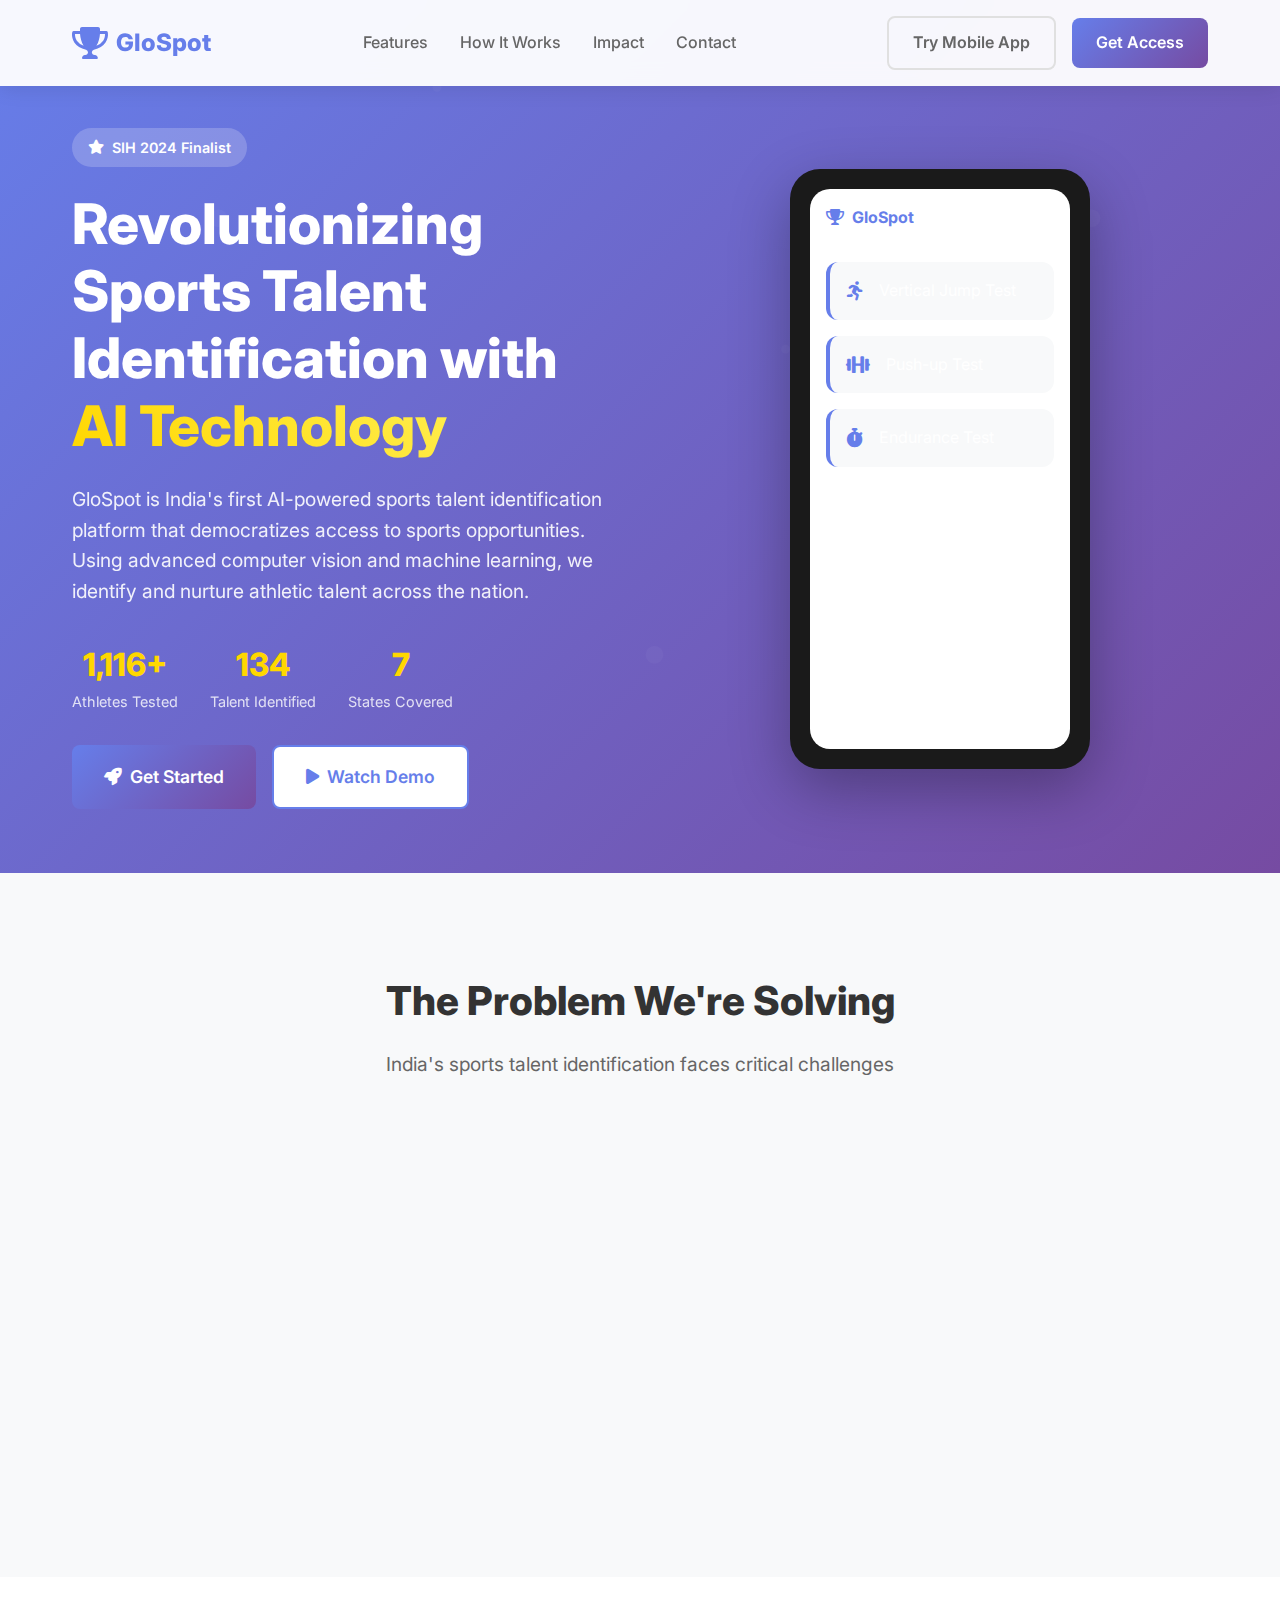
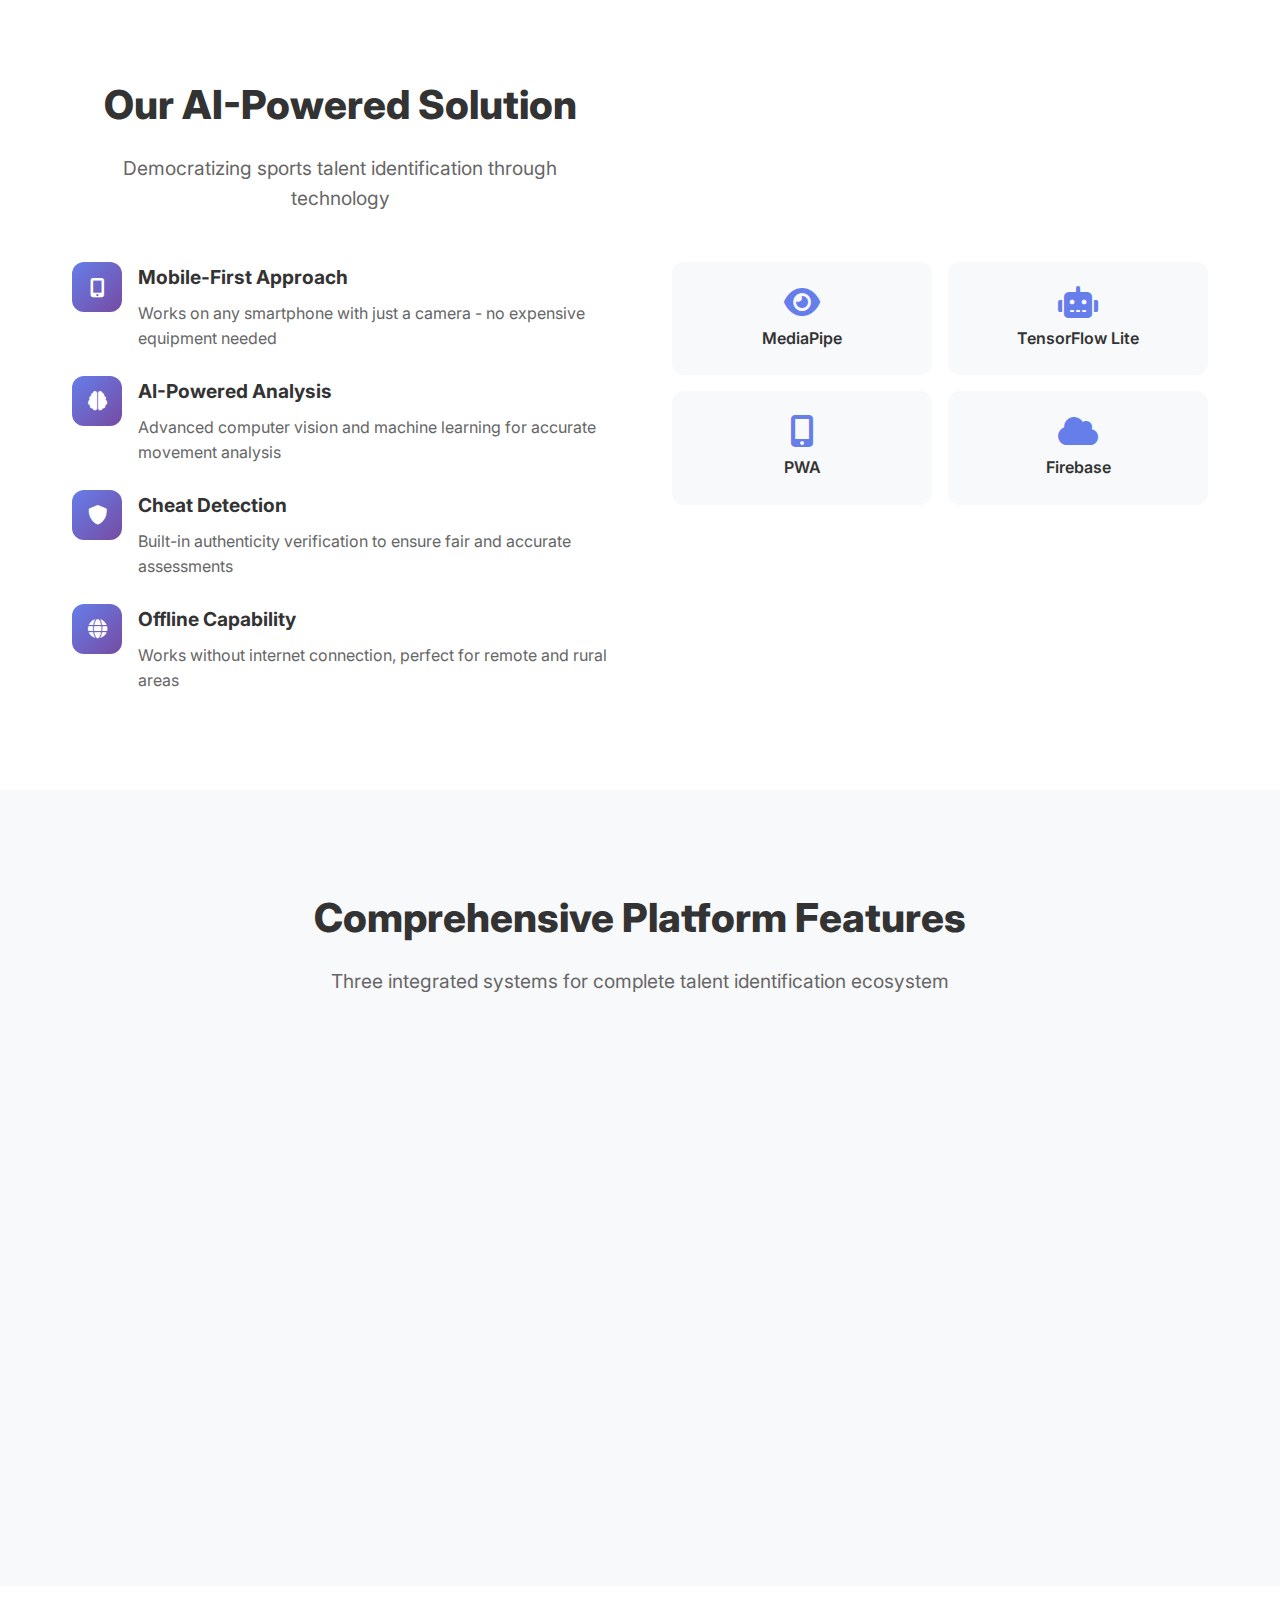
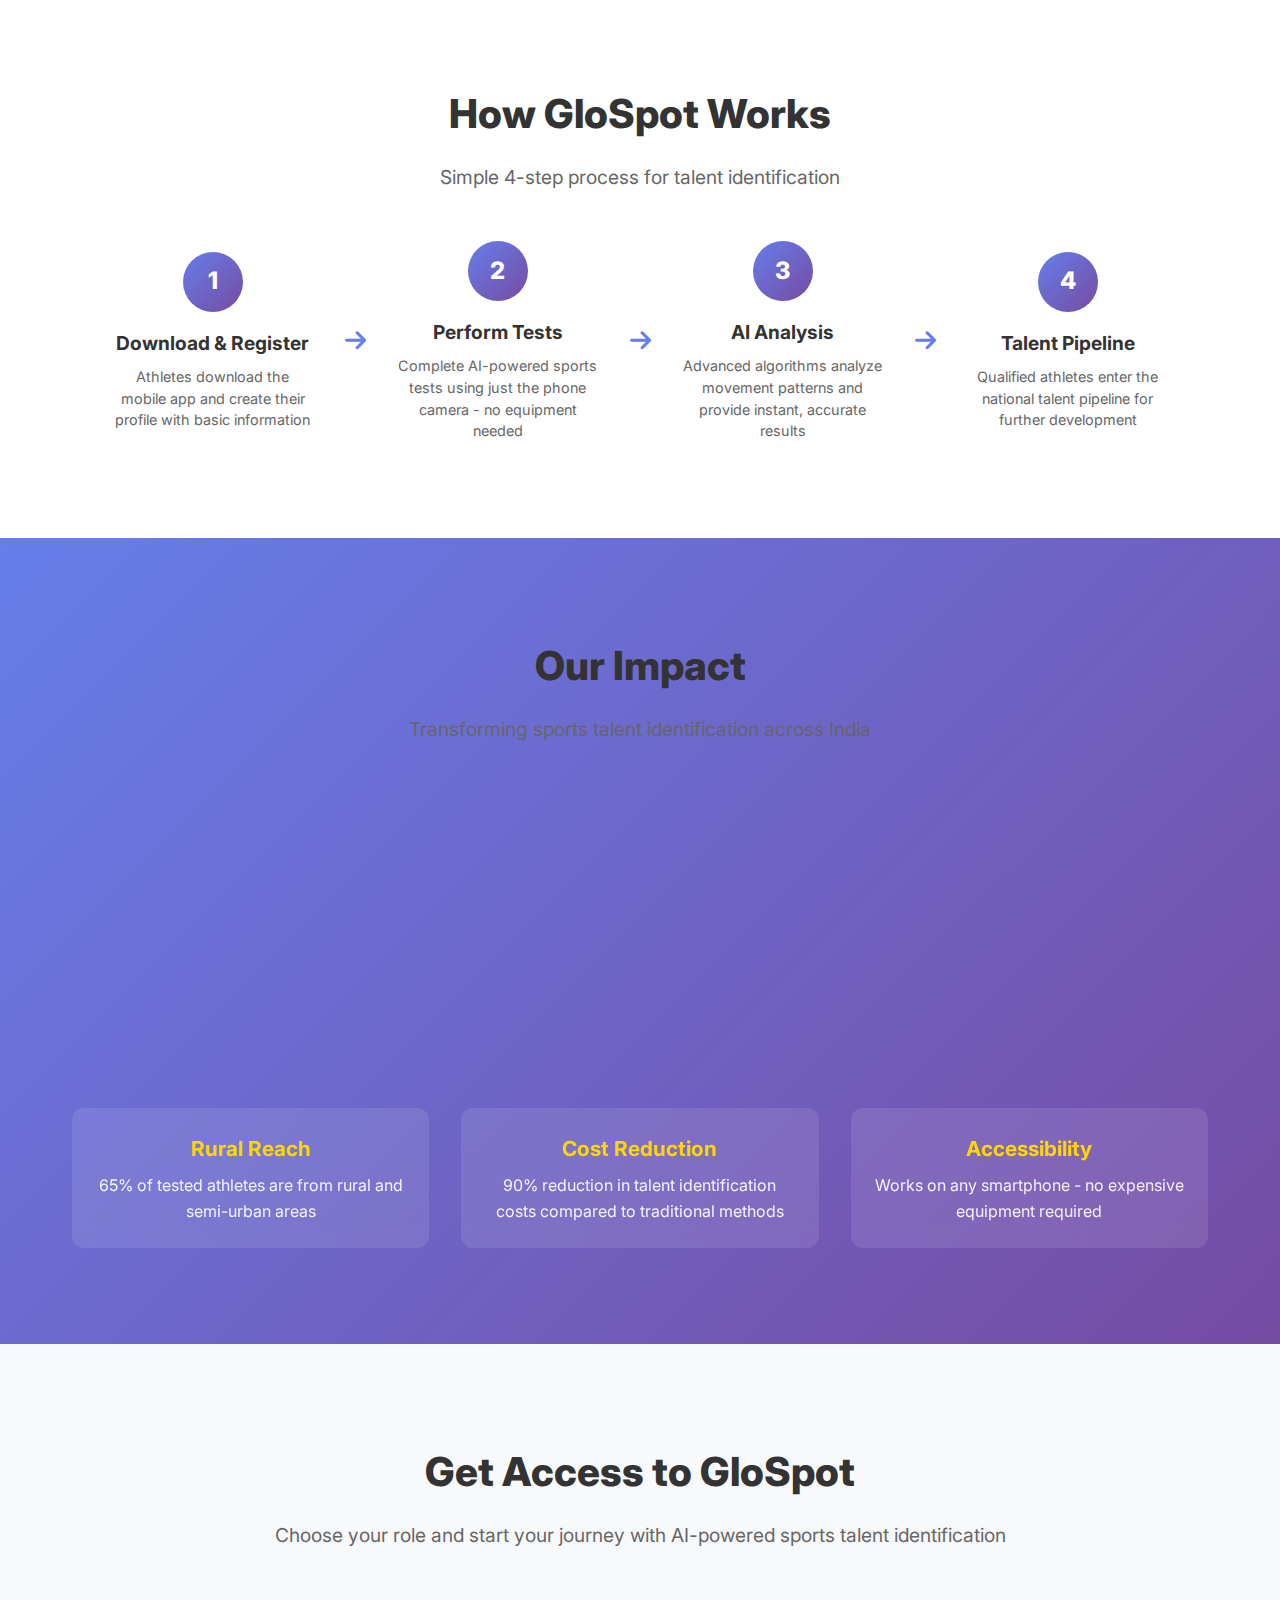
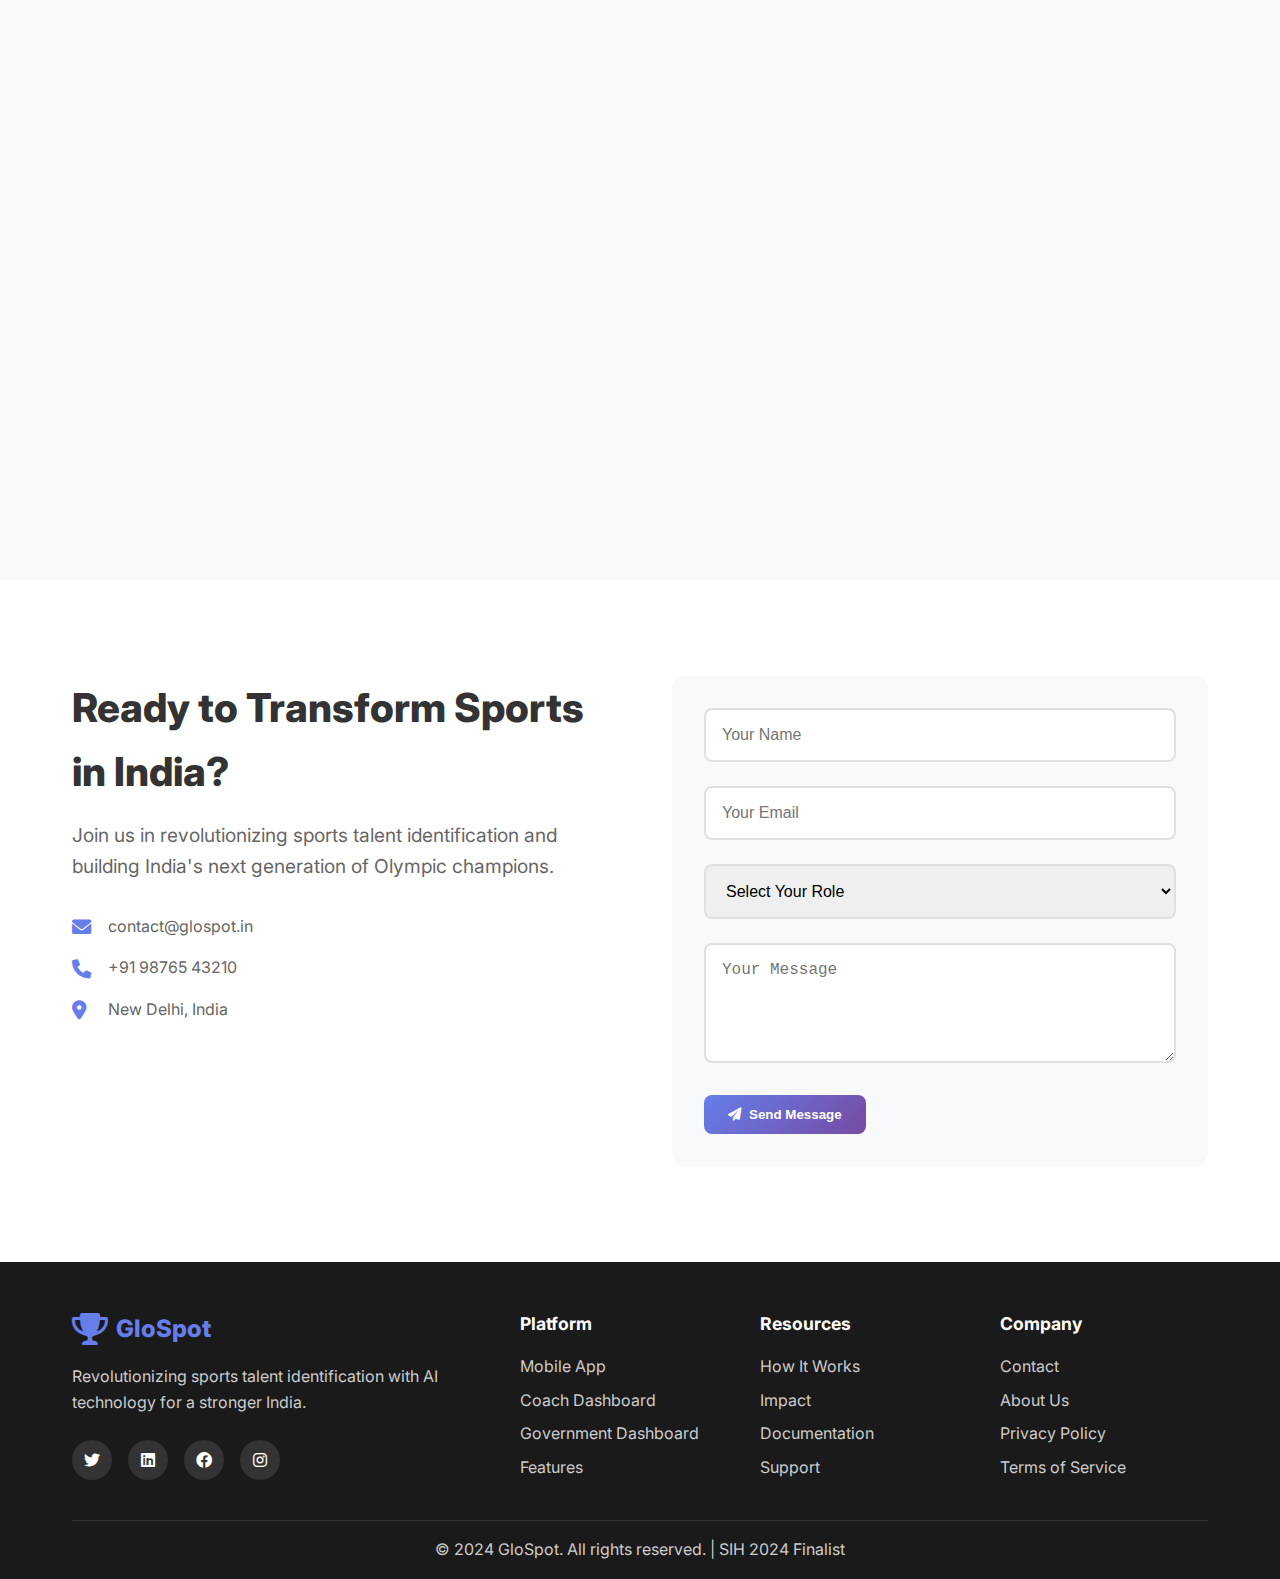
<file: homepage.html>
<!DOCTYPE html>
<html lang="en">
<head>
    <meta charset="UTF-8">
    <meta name="viewport" content="width=device-width, initial-scale=1.0">
    <title>GloSpot - AI-Powered Sports Talent Identification Platform</title>
    <link rel="stylesheet" href="homepage.css">
    <link href="https://cdnjs.cloudflare.com/ajax/libs/font-awesome/6.0.0/css/all.min.css" rel="stylesheet">
    <link href="https://fonts.googleapis.com/css2?family=Inter:wght@300;400;500;600;700;800&display=swap" rel="stylesheet">
</head>
<body>
    <!-- Navigation -->
    <nav class="navbar">
        <div class="nav-container">
            <div class="nav-logo">
                <i class="fas fa-trophy"></i>
                <span>GloSpot</span>
            </div>
            <div class="nav-menu">
                <a href="#features" class="nav-link">Features</a>
                <a href="#how-it-works" class="nav-link">How It Works</a>
                <a href="#impact" class="nav-link">Impact</a>
                <a href="#contact" class="nav-link">Contact</a>
            </div>
            <div class="nav-actions">
                <a href="app.js" class="btn-outline">Try Mobile App</a>
                <a href="#access" class="btn-primary">Get Access</a>
            </div>
        </div>
    </nav>

    <!-- Hero Section -->
    <section class="hero">
        <div class="hero-container">
            <div class="hero-content">
                <div class="hero-badge">
                    <i class="fas fa-star"></i>
                    <span>SIH 2024 Finalist</span>
                </div>
                <h1 class="hero-title">
                    Revolutionizing Sports Talent Identification with 
                    <span class="gradient-text">AI Technology</span>
                </h1>
                <p class="hero-description">
                    GloSpot is India's first AI-powered sports talent identification platform that democratizes access to sports opportunities. 
                    Using advanced computer vision and machine learning, we identify and nurture athletic talent across the nation.
                </p>
                <div class="hero-stats">
                    <div class="stat">
                        <div class="stat-number">2,847+</div>
                        <div class="stat-label">Athletes Tested</div>
                    </div>
                    <div class="stat">
                        <div class="stat-number">342</div>
                        <div class="stat-label">Talent Identified</div>
                    </div>
                    <div class="stat">
                        <div class="stat-number">18</div>
                        <div class="stat-label">States Covered</div>
                    </div>
                </div>
                <div class="hero-actions">
                    <a href="#access" class="btn-primary large">
                        <i class="fas fa-rocket"></i>
                        Get Started
                    </a>
                    <a href="#demo" class="btn-secondary large">
                        <i class="fas fa-play"></i>
                        Watch Demo
                    </a>
                </div>
            </div>
            <div class="hero-visual">
                <div class="phone-mockup">
                    <div class="phone-screen">
                        <div class="app-preview">
                            <div class="app-header">
                                <i class="fas fa-trophy"></i>
                                <span>GloSpot</span>
                            </div>
                            <div class="app-content">
                                <div class="test-card">
                                    <i class="fas fa-running"></i>
                                    <span>Vertical Jump Test</span>
                                </div>
                                <div class="test-card">
                                    <i class="fas fa-dumbbell"></i>
                                    <span>Push-up Test</span>
                                </div>
                                <div class="test-card">
                                    <i class="fas fa-stopwatch"></i>
                                    <span>Endurance Test</span>
                                </div>
                            </div>
                        </div>
                    </div>
                </div>
            </div>
        </div>
    </section>

    <!-- Problem Section -->
    <section class="problem-section">
        <div class="container">
            <div class="section-header">
                <h2>The Problem We're Solving</h2>
                <p>India's sports talent identification faces critical challenges</p>
            </div>
            <div class="problem-grid">
                <div class="problem-card">
                    <div class="problem-icon">
                        <i class="fas fa-map-marker-alt"></i>
                    </div>
                    <h3>Geographic Barriers</h3>
                    <p>70% of India's population lives in rural areas with limited access to sports facilities and talent scouts.</p>
                </div>
                <div class="problem-card">
                    <div class="problem-icon">
                        <i class="fas fa-dollar-sign"></i>
                    </div>
                    <h3>High Costs</h3>
                    <p>Traditional talent identification requires expensive equipment, facilities, and expert evaluators.</p>
                </div>
                <div class="problem-card">
                    <div class="problem-icon">
                        <i class="fas fa-user-times"></i>
                    </div>
                    <h3>Limited Access</h3>
                    <p>Only 12% of Indian youth have access to formal sports training and evaluation programs.</p>
                </div>
                <div class="problem-card">
                    <div class="problem-icon">
                        <i class="fas fa-chart-line-down"></i>
                    </div>
                    <h3>Low Success Rate</h3>
                    <p>India ranks 48th in Olympics despite having 40% of the world's youth population.</p>
                </div>
            </div>
        </div>
    </section>

    <!-- Solution Section -->
    <section class="solution-section">
        <div class="container">
            <div class="solution-content">
                <div class="solution-text">
                    <div class="section-header">
                        <h2>Our AI-Powered Solution</h2>
                        <p>Democratizing sports talent identification through technology</p>
                    </div>
                    <div class="solution-features">
                        <div class="feature">
                            <div class="feature-icon">
                                <i class="fas fa-mobile-alt"></i>
                            </div>
                            <div class="feature-content">
                                <h4>Mobile-First Approach</h4>
                                <p>Works on any smartphone with just a camera - no expensive equipment needed</p>
                            </div>
                        </div>
                        <div class="feature">
                            <div class="feature-icon">
                                <i class="fas fa-brain"></i>
                            </div>
                            <div class="feature-content">
                                <h4>AI-Powered Analysis</h4>
                                <p>Advanced computer vision and machine learning for accurate movement analysis</p>
                            </div>
                        </div>
                        <div class="feature">
                            <div class="feature-icon">
                                <i class="fas fa-shield-alt"></i>
                            </div>
                            <div class="feature-content">
                                <h4>Cheat Detection</h4>
                                <p>Built-in authenticity verification to ensure fair and accurate assessments</p>
                            </div>
                        </div>
                        <div class="feature">
                            <div class="feature-icon">
                                <i class="fas fa-globe"></i>
                            </div>
                            <div class="feature-content">
                                <h4>Offline Capability</h4>
                                <p>Works without internet connection, perfect for remote and rural areas</p>
                            </div>
                        </div>
                    </div>
                </div>
                <div class="solution-visual">
                    <div class="tech-stack">
                        <div class="tech-item">
                            <i class="fas fa-eye"></i>
                            <span>MediaPipe</span>
                        </div>
                        <div class="tech-item">
                            <i class="fas fa-robot"></i>
                            <span>TensorFlow Lite</span>
                        </div>
                        <div class="tech-item">
                            <i class="fas fa-mobile-alt"></i>
                            <span>PWA</span>
                        </div>
                        <div class="tech-item">
                            <i class="fas fa-cloud"></i>
                            <span>Firebase</span>
                        </div>
                    </div>
                </div>
            </div>
        </div>
    </section>

    <!-- Features Section -->
    <section class="features-section" id="features">
        <div class="container">
            <div class="section-header">
                <h2>Comprehensive Platform Features</h2>
                <p>Three integrated systems for complete talent identification ecosystem</p>
            </div>
            <div class="features-grid">
                <div class="feature-card">
                    <div class="feature-header">
                        <div class="feature-icon">
                            <i class="fas fa-mobile-alt"></i>
                        </div>
                        <h3>Athlete Mobile App</h3>
                    </div>
                    <div class="feature-content">
                        <ul class="feature-list">
                            <li><i class="fas fa-check"></i> 10+ Sports Tests (Vertical Jump, Push-ups, etc.)</li>
                            <li><i class="fas fa-check"></i> Real-time AI Analysis</li>
                            <li><i class="fas fa-check"></i> Instant Results & Feedback</li>
                            <li><i class="fas fa-check"></i> Gamified Leaderboards</li>
                            <li><i class="fas fa-check"></i> Offline Functionality</li>
                            <li><i class="fas fa-check"></i> Progress Tracking</li>
                        </ul>
                        <a href="app.js" class="feature-link">
                            <i class="fas fa-external-link-alt"></i>
                            Try Mobile App
                        </a>
                    </div>
                </div>

                <div class="feature-card">
                    <div class="feature-header">
                        <div class="feature-icon">
                            <i class="fas fa-chalkboard-teacher"></i>
                        </div>
                        <h3>Coach Dashboard</h3>
                    </div>
                    <div class="feature-content">
                        <ul class="feature-list">
                            <li><i class="fas fa-check"></i> Athlete Management System</li>
                            <li><i class="fas fa-check"></i> AI Test Validation</li>
                            <li><i class="fas fa-check"></i> Training Plan Generation</li>
                            <li><i class="fas fa-check"></i> Performance Analytics</li>
                            <li><i class="fas fa-check"></i> Government Pipeline Forwarding</li>
                            <li><i class="fas fa-check"></i> Progress Reports</li>
                        </ul>
                        <a href="coach-onboarding.html" class="feature-link">
                            <i class="fas fa-external-link-alt"></i>
                            Coach Access
                        </a>
                    </div>
                </div>

                <div class="feature-card">
                    <div class="feature-header">
                        <div class="feature-icon">
                            <i class="fas fa-landmark"></i>
                        </div>
                        <h3>Government Dashboard</h3>
                    </div>
                    <div class="feature-content">
                        <ul class="feature-list">
                            <li><i class="fas fa-check"></i> National Talent Overview</li>
                            <li><i class="fas fa-check"></i> State-wise Performance Analysis</li>
                            <li><i class="fas fa-check"></i> AI Future Stars Prediction</li>
                            <li><i class="fas fa-check"></i> Gender Diversity Analytics</li>
                            <li><i class="fas fa-check"></i> Scouting Reports</li>
                            <li><i class="fas fa-check"></i> Policy Insights</li>
                        </ul>
                        <a href="government-onboarding.html" class="feature-link">
                            <i class="fas fa-external-link-alt"></i>
                            Government Access
                        </a>
                    </div>
                </div>
            </div>
        </div>
    </section>

    <!-- How It Works Section -->
    <section class="how-it-works" id="how-it-works">
        <div class="container">
            <div class="section-header">
                <h2>How GloSpot Works</h2>
                <p>Simple 4-step process for talent identification</p>
            </div>
            <div class="steps-container">
                <div class="step">
                    <div class="step-number">1</div>
                    <div class="step-content">
                        <h3>Download & Register</h3>
                        <p>Athletes download the mobile app and create their profile with basic information</p>
                    </div>
                </div>
                <div class="step-arrow">
                    <i class="fas fa-arrow-right"></i>
                </div>
                <div class="step">
                    <div class="step-number">2</div>
                    <div class="step-content">
                        <h3>Perform Tests</h3>
                        <p>Complete AI-powered sports tests using just the phone camera - no equipment needed</p>
                    </div>
                </div>
                <div class="step-arrow">
                    <i class="fas fa-arrow-right"></i>
                </div>
                <div class="step">
                    <div class="step-number">3</div>
                    <div class="step-content">
                        <h3>AI Analysis</h3>
                        <p>Advanced algorithms analyze movement patterns and provide instant, accurate results</p>
                    </div>
                </div>
                <div class="step-arrow">
                    <i class="fas fa-arrow-right"></i>
                </div>
                <div class="step">
                    <div class="step-number">4</div>
                    <div class="step-content">
                        <h3>Talent Pipeline</h3>
                        <p>Qualified athletes enter the national talent pipeline for further development</p>
                    </div>
                </div>
            </div>
        </div>
    </section>

    <!-- Impact Section -->
    <section class="impact-section" id="impact">
        <div class="container">
            <div class="section-header">
                <h2>Our Impact</h2>
                <p>Transforming sports talent identification across India</p>
            </div>
            <div class="impact-grid">
                <div class="impact-card">
                    <div class="impact-icon">
                        <i class="fas fa-users"></i>
                    </div>
                    <div class="impact-number">2,847</div>
                    <div class="impact-label">Athletes Tested Nationwide</div>
                </div>
                <div class="impact-card">
                    <div class="impact-icon">
                        <i class="fas fa-star"></i>
                    </div>
                    <div class="impact-number">342</div>
                    <div class="impact-label">Talent Identified</div>
                </div>
                <div class="impact-card">
                    <div class="impact-icon">
                        <i class="fas fa-map-marked-alt"></i>
                    </div>
                    <div class="impact-number">18</div>
                    <div class="impact-label">States Covered</div>
                </div>
                <div class="impact-card">
                    <div class="impact-icon">
                        <i class="fas fa-percentage"></i>
                    </div>
                    <div class="impact-number">12%</div>
                    <div class="impact-label">Success Rate</div>
                </div>
            </div>
            <div class="impact-stats">
                <div class="stat-item">
                    <h4>Rural Reach</h4>
                    <p>65% of tested athletes are from rural and semi-urban areas</p>
                </div>
                <div class="stat-item">
                    <h4>Cost Reduction</h4>
                    <p>90% reduction in talent identification costs compared to traditional methods</p>
                </div>
                <div class="stat-item">
                    <h4>Accessibility</h4>
                    <p>Works on any smartphone - no expensive equipment required</p>
                </div>
            </div>
        </div>
    </section>

    <!-- Access Section -->
    <section class="access-section" id="access">
        <div class="container">
            <div class="section-header">
                <h2>Get Access to GloSpot</h2>
                <p>Choose your role and start your journey with AI-powered sports talent identification</p>
            </div>
            <div class="access-grid">
                <div class="access-card">
                    <div class="access-header">
                        <div class="access-icon">
                            <i class="fas fa-mobile-alt"></i>
                        </div>
                        <h3>Athletes</h3>
                        <p>Test your athletic potential</p>
                    </div>
                    <div class="access-content">
                        <ul class="access-features">
                            <li><i class="fas fa-check"></i> 10+ Sports Tests</li>
                            <li><i class="fas fa-check"></i> AI-Powered Analysis</li>
                            <li><i class="fas fa-check"></i> Instant Results</li>
                            <li><i class="fas fa-check"></i> Leaderboards</li>
                        </ul>
                        <a href="app.js" class="access-btn">
                            <i class="fas fa-download"></i>
                            Download App
                        </a>
                    </div>
                </div>

                <div class="access-card featured">
                    <div class="featured-badge">Most Popular</div>
                    <div class="access-header">
                        <div class="access-icon">
                            <i class="fas fa-chalkboard-teacher"></i>
                        </div>
                        <h3>Coaches</h3>
                        <p>Manage and develop talent</p>
                    </div>
                    <div class="access-content">
                        <ul class="access-features">
                            <li><i class="fas fa-check"></i> Athlete Management</li>
                            <li><i class="fas fa-check"></i> AI Validation</li>
                            <li><i class="fas fa-check"></i> Training Plans</li>
                            <li><i class="fas fa-check"></i> Analytics Dashboard</li>
                        </ul>
                        <a href="coach-onboarding.html" class="access-btn">
                            <i class="fas fa-user-plus"></i>
                            Register as Coach
                        </a>
                    </div>
                </div>

                <div class="access-card">
                    <div class="access-header">
                        <div class="access-icon">
                            <i class="fas fa-landmark"></i>
                        </div>
                        <h3>Government Officials</h3>
                        <p>National talent oversight</p>
                    </div>
                    <div class="access-content">
                        <ul class="access-features">
                            <li><i class="fas fa-check"></i> National Overview</li>
                            <li><i class="fas fa-check"></i> State Analysis</li>
                            <li><i class="fas fa-check"></i> AI Insights</li>
                            <li><i class="fas fa-check"></i> Policy Reports</li>
                        </ul>
                        <a href="government-onboarding.html" class="access-btn">
                            <i class="fas fa-user-shield"></i>
                            Government Access
                        </a>
                    </div>
                </div>
            </div>
        </div>
    </section>

    <!-- Contact Section -->
    <section class="contact-section" id="contact">
        <div class="container">
            <div class="contact-content">
                <div class="contact-info">
                    <h2>Ready to Transform Sports in India?</h2>
                    <p>Join us in revolutionizing sports talent identification and building India's next generation of Olympic champions.</p>
                    <div class="contact-details">
                        <div class="contact-item">
                            <i class="fas fa-envelope"></i>
                            <span>contact@glospot.in</span>
                        </div>
                        <div class="contact-item">
                            <i class="fas fa-phone"></i>
                            <span>+91 98765 43210</span>
                        </div>
                        <div class="contact-item">
                            <i class="fas fa-map-marker-alt"></i>
                            <span>New Delhi, India</span>
                        </div>
                    </div>
                </div>
                <div class="contact-form">
                    <form>
                        <div class="form-group">
                            <input type="text" placeholder="Your Name" required>
                        </div>
                        <div class="form-group">
                            <input type="email" placeholder="Your Email" required>
                        </div>
                        <div class="form-group">
                            <select required>
                                <option value="">Select Your Role</option>
                                <option value="athlete">Athlete</option>
                                <option value="coach">Coach</option>
                                <option value="government">Government Official</option>
                                <option value="other">Other</option>
                            </select>
                        </div>
                        <div class="form-group">
                            <textarea placeholder="Your Message" rows="4"></textarea>
                        </div>
                        <button type="submit" class="btn-primary">
                            <i class="fas fa-paper-plane"></i>
                            Send Message
                        </button>
                    </form>
                </div>
            </div>
        </div>
    </section>

    <!-- Footer -->
    <footer class="footer">
        <div class="container">
            <div class="footer-content">
                <div class="footer-section">
                    <div class="footer-logo">
                        <i class="fas fa-trophy"></i>
                        <span>GloSpot</span>
                    </div>
                    <p>Revolutionizing sports talent identification with AI technology for a stronger India.</p>
                    <div class="social-links">
                        <a href="#"><i class="fab fa-twitter"></i></a>
                        <a href="#"><i class="fab fa-linkedin"></i></a>
                        <a href="#"><i class="fab fa-facebook"></i></a>
                        <a href="#"><i class="fab fa-instagram"></i></a>
                    </div>
                </div>
                <div class="footer-section">
                    <h4>Platform</h4>
                    <ul>
                        <li><a href="app.js">Mobile App</a></li>
                        <li><a href="coach-onboarding.html">Coach Dashboard</a></li>
                        <li><a href="government-onboarding.html">Government Dashboard</a></li>
                        <li><a href="#features">Features</a></li>
                    </ul>
                </div>
                <div class="footer-section">
                    <h4>Resources</h4>
                    <ul>
                        <li><a href="#how-it-works">How It Works</a></li>
                        <li><a href="#impact">Impact</a></li>
                        <li><a href="#">Documentation</a></li>
                        <li><a href="#">Support</a></li>
                    </ul>
                </div>
                <div class="footer-section">
                    <h4>Company</h4>
                    <ul>
                        <li><a href="#contact">Contact</a></li>
                        <li><a href="#">About Us</a></li>
                        <li><a href="#">Privacy Policy</a></li>
                        <li><a href="#">Terms of Service</a></li>
                    </ul>
                </div>
            </div>
            <div class="footer-bottom">
                <p>&copy; 2024 GloSpot. All rights reserved. | SIH 2024 Finalist</p>
            </div>
        </div>
    </footer>

    <script src="homepage.js"></script>
</body>
</html>
</file>
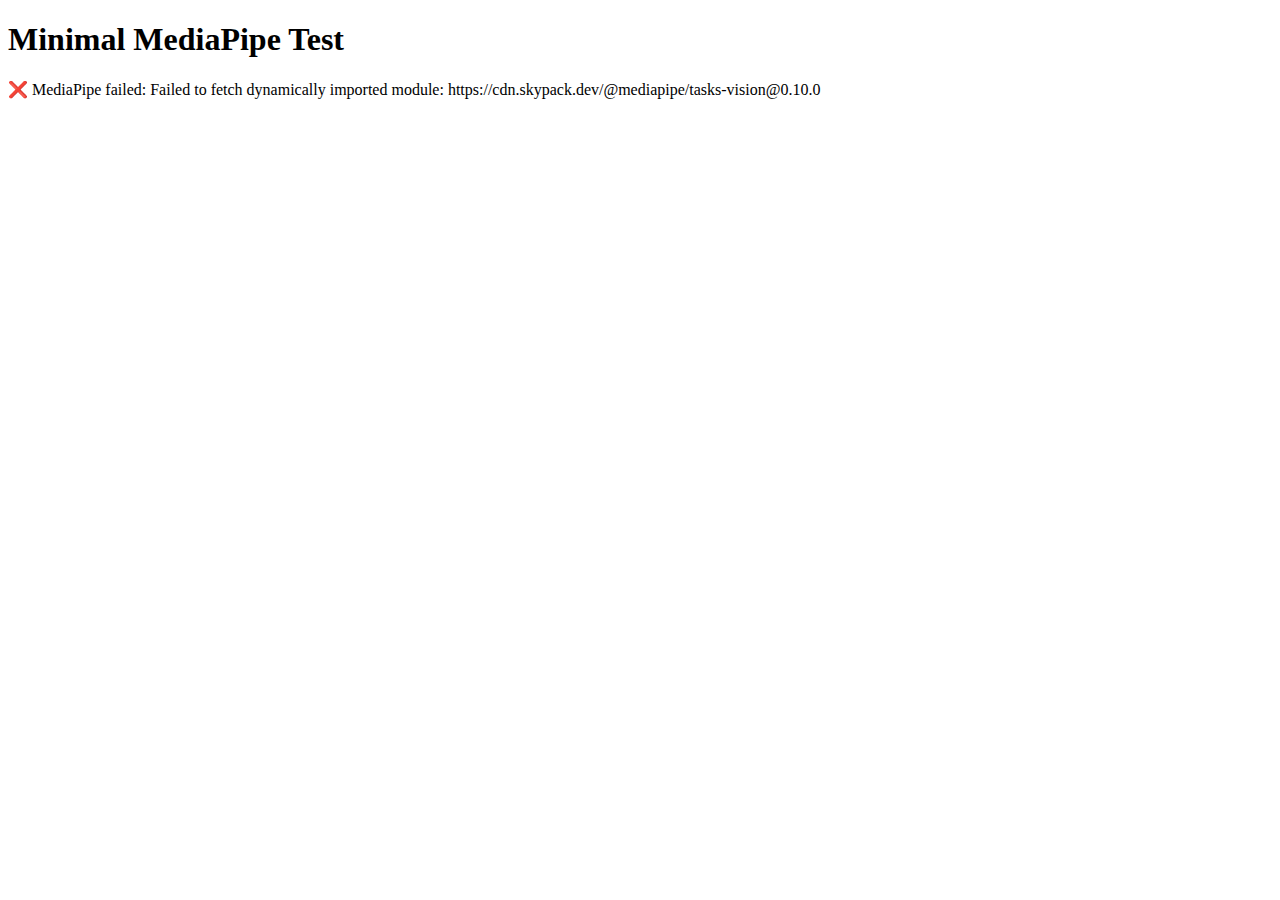
<file: minimal-test.html>
<!DOCTYPE html>
<html lang="en">
<head>
    <meta charset="UTF-8">
    <meta name="viewport" content="width=device-width, initial-scale=1.0">
    <title>Minimal MediaPipe Test</title>
</head>
<body>
    <h1>Minimal MediaPipe Test</h1>
    <div id="status">Loading...</div>

    <script>
        console.log('=== Minimal Test Starting ===');
        
        async function testMediaPipe() {
            try {
                console.log('Testing MediaPipe import...');
                const { PoseLandmarker, FilesetResolver, DrawingUtils } = await import("https://cdn.skypack.dev/@mediapipe/tasks-vision@0.10.0");
                
                console.log('MediaPipe imported successfully!');
                document.getElementById('status').textContent = '✅ MediaPipe loaded successfully!';
                
                // Set global
                window.MediaPipe = { PoseLandmarker, FilesetResolver, DrawingUtils };
                console.log('window.MediaPipe set:', window.MediaPipe);
                
            } catch (error) {
                console.error('MediaPipe import failed:', error);
                document.getElementById('status').textContent = '❌ MediaPipe failed: ' + error.message;
            }
        }
        
        testMediaPipe();
    </script>
</body>
</html>
</file>
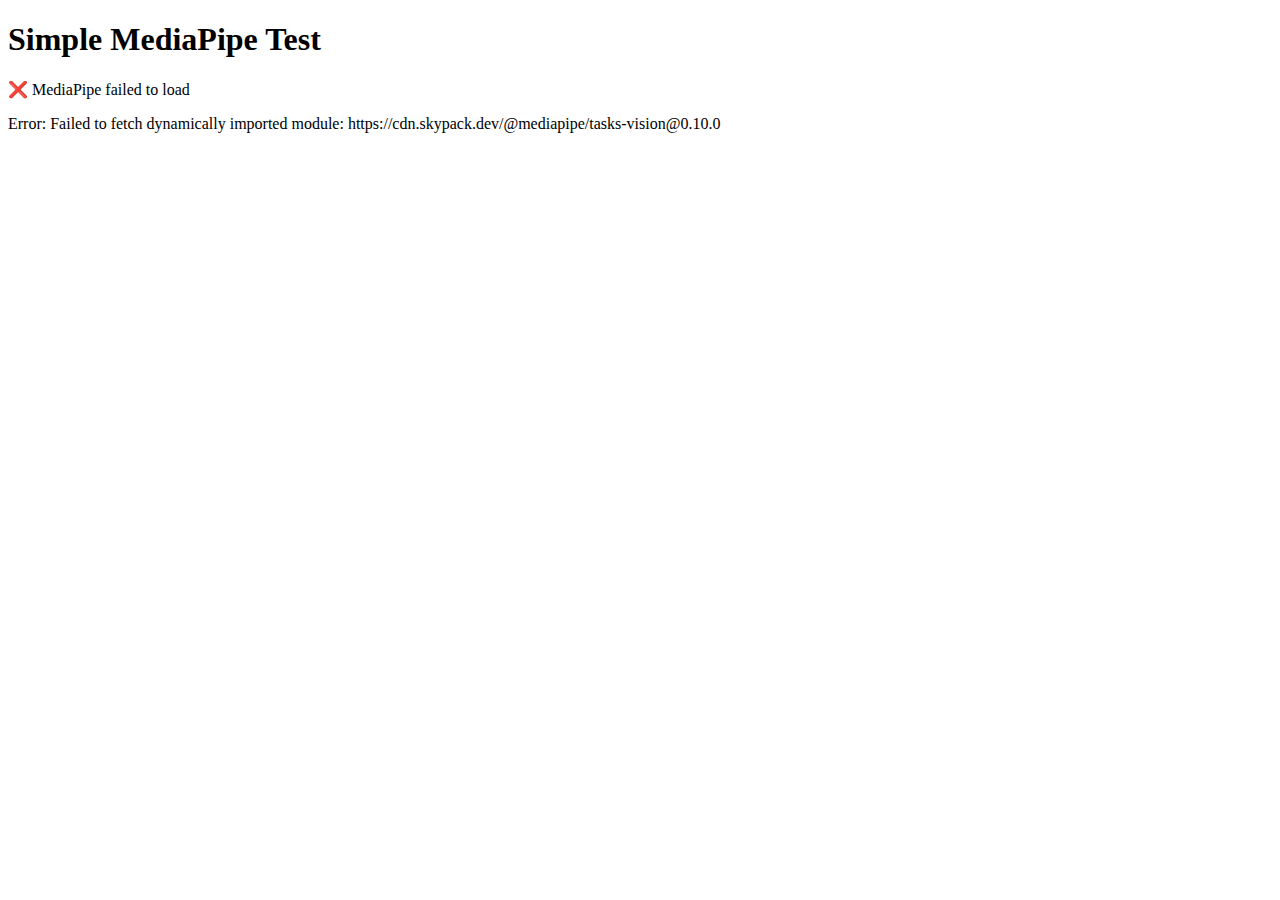
<file: simple-mediapipe-test.html>
<!DOCTYPE html>
<html lang="en">
<head>
    <meta charset="UTF-8">
    <meta name="viewport" content="width=device-width, initial-scale=1.0">
    <title>Simple MediaPipe Test</title>
</head>
<body>
    <h1>Simple MediaPipe Test</h1>
    <div id="status">Loading...</div>
    <div id="details"></div>

    <script type="module">
        console.log('Starting simple MediaPipe test...');
        
        try {
            console.log('Importing MediaPipe from Skypack...');
            const { PoseLandmarker, FilesetResolver, DrawingUtils } = await import("https://cdn.skypack.dev/@mediapipe/tasks-vision@0.10.0");
            
            console.log('MediaPipe imported successfully:', { PoseLandmarker, FilesetResolver, DrawingUtils });
            
            // Make it global
            window.MediaPipe = {
                FilesetResolver,
                PoseLandmarker,
                DrawingUtils
            };
            
            document.getElementById('status').textContent = '✅ MediaPipe loaded successfully!';
            document.getElementById('details').innerHTML = `
                <p>PoseLandmarker: ${typeof PoseLandmarker}</p>
                <p>FilesetResolver: ${typeof FilesetResolver}</p>
                <p>DrawingUtils: ${typeof DrawingUtils}</p>
                <p>window.MediaPipe: ${typeof window.MediaPipe}</p>
            `;
            
            console.log('window.MediaPipe set:', window.MediaPipe);
            
            // Test event dispatch
            console.log('Dispatching test event...');
            window.dispatchEvent(new CustomEvent('mediapipeReady'));
            console.log('Test event dispatched');
            
        } catch (error) {
            console.error('MediaPipe import failed:', error);
            document.getElementById('status').textContent = '❌ MediaPipe failed to load';
            document.getElementById('details').innerHTML = `<p>Error: ${error.message}</p>`;
        }
    </script>
    
    <script>
        // Listen for the event
        window.addEventListener('mediapipeReady', () => {
            console.log('Event received in main script!');
            document.getElementById('status').textContent += ' - Event received!';
        });
    </script>
</body>
</html>
</file>
<file: coach-onboarding.css>
/* Coach Onboarding Styles */
* {
    margin: 0;
    padding: 0;
    box-sizing: border-box;
}

body {
    font-family: 'Segoe UI', Tahoma, Geneva, Verdana, sans-serif;
    background: linear-gradient(135deg, #667eea 0%, #764ba2 100%);
    min-height: 100vh;
    color: #333;
}

.onboarding-container {
    min-height: 100vh;
    display: flex;
    flex-direction: column;
}

/* Header */
.onboarding-header {
    background: rgba(255, 255, 255, 0.95);
    backdrop-filter: blur(10px);
    padding: 1rem 2rem;
    box-shadow: 0 2px 20px rgba(0,0,0,0.1);
}

.header-content {
    display: flex;
    justify-content: space-between;
    align-items: center;
    max-width: 1200px;
    margin: 0 auto;
}

.logo {
    display: flex;
    align-items: center;
    gap: 0.75rem;
    font-size: 1.5rem;
    font-weight: 700;
    color: #667eea;
}

.logo i {
    font-size: 2rem;
}

.progress-indicator {
    display: flex;
    align-items: center;
    gap: 1rem;
}

.step-text {
    font-weight: 600;
    color: #666;
    font-size: 0.9rem;
}

.progress-bar {
    width: 200px;
    height: 8px;
    background: #e0e0e0;
    border-radius: 4px;
    overflow: hidden;
}

.progress-fill {
    height: 100%;
    background: linear-gradient(90deg, #667eea, #764ba2);
    transition: width 0.3s ease;
    width: 25%;
}

/* Main Content */
.onboarding-main {
    flex: 1;
    display: flex;
    align-items: center;
    justify-content: center;
    padding: 2rem;
}

.onboarding-step {
    display: none;
    background: white;
    border-radius: 20px;
    box-shadow: 0 20px 60px rgba(0,0,0,0.1);
    padding: 3rem;
    max-width: 800px;
    width: 100%;
    animation: slideIn 0.5s ease;
}

.onboarding-step.active {
    display: block;
}

@keyframes slideIn {
    from {
        opacity: 0;
        transform: translateY(20px);
    }
    to {
        opacity: 1;
        transform: translateY(0);
    }
}

.step-header {
    text-align: center;
    margin-bottom: 2rem;
}

.step-header h2 {
    font-size: 2rem;
    color: #333;
    margin-bottom: 0.5rem;
}

.step-header p {
    color: #666;
    font-size: 1.1rem;
}

/* Form Styles */
.onboarding-form {
    display: flex;
    flex-direction: column;
    gap: 1.5rem;
}

.form-row {
    display: grid;
    grid-template-columns: 1fr 1fr;
    gap: 1rem;
}

.form-group {
    display: flex;
    flex-direction: column;
    gap: 0.5rem;
}

.form-group label {
    font-weight: 600;
    color: #333;
    font-size: 0.95rem;
}

.form-group input,
.form-group select,
.form-group textarea {
    padding: 1rem;
    border: 2px solid #e0e0e0;
    border-radius: 12px;
    font-size: 1rem;
    transition: all 0.3s ease;
    background: #fafafa;
}

.form-group input:focus,
.form-group select:focus,
.form-group textarea:focus {
    outline: none;
    border-color: #667eea;
    background: white;
    box-shadow: 0 0 0 3px rgba(102, 126, 234, 0.1);
}

.form-group textarea {
    resize: vertical;
    min-height: 100px;
}

/* Sport Selection */
.sport-grid {
    display: grid;
    grid-template-columns: repeat(auto-fit, minmax(150px, 1fr));
    gap: 1rem;
    margin-top: 0.5rem;
}

.sport-option {
    position: relative;
}

.sport-option input[type="radio"] {
    display: none;
}

.sport-option label {
    display: flex;
    flex-direction: column;
    align-items: center;
    gap: 0.75rem;
    padding: 1.5rem 1rem;
    border: 2px solid #e0e0e0;
    border-radius: 12px;
    cursor: pointer;
    transition: all 0.3s ease;
    background: #fafafa;
    text-align: center;
}

.sport-option label:hover {
    border-color: #667eea;
    background: #f0f4ff;
}

.sport-option input[type="radio"]:checked + label {
    border-color: #667eea;
    background: #667eea;
    color: white;
    transform: translateY(-2px);
    box-shadow: 0 8px 25px rgba(102, 126, 234, 0.3);
}

.sport-option label i {
    font-size: 2rem;
}

.sport-option label span {
    font-weight: 600;
    font-size: 0.9rem;
}

/* Checkbox Grid */
.checkbox-grid {
    display: grid;
    grid-template-columns: repeat(auto-fit, minmax(200px, 1fr));
    gap: 1rem;
    margin-top: 0.5rem;
}

.checkbox-option {
    display: flex;
    align-items: center;
    gap: 0.75rem;
}

.checkbox-option input[type="checkbox"] {
    width: 20px;
    height: 20px;
    accent-color: #667eea;
}

.checkbox-option label {
    font-weight: 500;
    color: #333;
    cursor: pointer;
}

/* File Upload */
.verification-section {
    margin-bottom: 2rem;
}

.verification-section h3 {
    color: #333;
    margin-bottom: 1.5rem;
    font-size: 1.3rem;
}

.document-upload {
    display: flex;
    flex-direction: column;
    gap: 1.5rem;
}

.upload-item {
    display: flex;
    gap: 1.5rem;
    padding: 1.5rem;
    border: 2px solid #e0e0e0;
    border-radius: 12px;
    background: #fafafa;
    transition: all 0.3s ease;
}

.upload-item:hover {
    border-color: #667eea;
    background: #f0f4ff;
}

.upload-icon {
    width: 60px;
    height: 60px;
    border-radius: 12px;
    background: #667eea;
    color: white;
    display: flex;
    align-items: center;
    justify-content: center;
    font-size: 1.5rem;
    flex-shrink: 0;
}

.upload-content {
    flex: 1;
}

.upload-content h4 {
    color: #333;
    margin-bottom: 0.5rem;
    font-size: 1.1rem;
}

.upload-content p {
    color: #666;
    margin-bottom: 1rem;
    font-size: 0.9rem;
}

.file-upload {
    display: flex;
    align-items: center;
    gap: 1rem;
}

.file-upload input[type="file"] {
    display: none;
}

.upload-btn {
    padding: 0.75rem 1.5rem;
    background: #667eea;
    color: white;
    border-radius: 8px;
    cursor: pointer;
    font-weight: 600;
    display: flex;
    align-items: center;
    gap: 0.5rem;
    transition: all 0.3s ease;
}

.upload-btn:hover {
    background: #5a6fd8;
    transform: translateY(-1px);
}

.file-name {
    color: #666;
    font-size: 0.9rem;
}

/* Terms Section */
.terms-section {
    margin-top: 2rem;
    padding-top: 2rem;
    border-top: 1px solid #e0e0e0;
}

.terms-link {
    color: #667eea;
    text-decoration: none;
    font-weight: 600;
}

.terms-link:hover {
    text-decoration: underline;
}

/* Success Step */
.success-content {
    text-align: center;
    padding: 2rem 0;
}

.success-icon {
    width: 100px;
    height: 100px;
    border-radius: 50%;
    background: #4CAF50;
    color: white;
    display: flex;
    align-items: center;
    justify-content: center;
    font-size: 3rem;
    margin: 0 auto 2rem;
    animation: bounce 0.6s ease;
}

@keyframes bounce {
    0%, 20%, 50%, 80%, 100% {
        transform: translateY(0);
    }
    40% {
        transform: translateY(-10px);
    }
    60% {
        transform: translateY(-5px);
    }
}

.success-content h2 {
    color: #333;
    margin-bottom: 1rem;
    font-size: 2rem;
}

.success-content p {
    color: #666;
    font-size: 1.1rem;
    margin-bottom: 2rem;
}

.success-details {
    display: flex;
    flex-direction: column;
    gap: 1rem;
    margin-bottom: 2rem;
    text-align: left;
    max-width: 400px;
    margin-left: auto;
    margin-right: auto;
}

.detail-item {
    display: flex;
    align-items: center;
    gap: 1rem;
    padding: 1rem;
    background: #f8f9fa;
    border-radius: 8px;
}

.detail-item i {
    color: #667eea;
    font-size: 1.2rem;
}

.detail-item span {
    color: #666;
    font-size: 0.95rem;
}

.success-actions {
    display: flex;
    gap: 1rem;
    justify-content: center;
}

/* Footer */
.onboarding-footer {
    background: rgba(255, 255, 255, 0.95);
    backdrop-filter: blur(10px);
    padding: 1.5rem 2rem;
    display: flex;
    justify-content: space-between;
    align-items: center;
    box-shadow: 0 -2px 20px rgba(0,0,0,0.1);
}

/* Buttons */
.btn-primary, .btn-secondary {
    padding: 1rem 2rem;
    border: none;
    border-radius: 12px;
    cursor: pointer;
    font-weight: 600;
    font-size: 1rem;
    display: flex;
    align-items: center;
    gap: 0.75rem;
    transition: all 0.3s ease;
    text-decoration: none;
}

.btn-primary {
    background: #667eea;
    color: white;
}

.btn-primary:hover:not(:disabled) {
    background: #5a6fd8;
    transform: translateY(-2px);
    box-shadow: 0 8px 25px rgba(102, 126, 234, 0.3);
}

.btn-secondary {
    background: white;
    color: #667eea;
    border: 2px solid #667eea;
}

.btn-secondary:hover:not(:disabled) {
    background: #667eea;
    color: white;
    transform: translateY(-2px);
}

.btn-primary:disabled,
.btn-secondary:disabled {
    opacity: 0.5;
    cursor: not-allowed;
    transform: none;
}

/* Responsive Design */
@media (max-width: 768px) {
    .onboarding-main {
        padding: 1rem;
    }
    
    .onboarding-step {
        padding: 2rem 1.5rem;
    }
    
    .header-content {
        flex-direction: column;
        gap: 1rem;
        text-align: center;
    }
    
    .progress-bar {
        width: 150px;
    }
    
    .form-row {
        grid-template-columns: 1fr;
    }
    
    .sport-grid {
        grid-template-columns: repeat(auto-fit, minmax(120px, 1fr));
    }
    
    .checkbox-grid {
        grid-template-columns: 1fr;
    }
    
    .upload-item {
        flex-direction: column;
        text-align: center;
    }
    
    .file-upload {
        flex-direction: column;
        align-items: stretch;
    }
    
    .success-actions {
        flex-direction: column;
    }
    
    .onboarding-footer {
        flex-direction: column;
        gap: 1rem;
    }
}

@media (max-width: 480px) {
    .onboarding-step {
        padding: 1.5rem 1rem;
    }
    
    .step-header h2 {
        font-size: 1.5rem;
    }
    
    .sport-option label {
        padding: 1rem 0.5rem;
    }
    
    .sport-option label i {
        font-size: 1.5rem;
    }
    
    .success-icon {
        width: 80px;
        height: 80px;
        font-size: 2.5rem;
    }
    
    .success-content h2 {
        font-size: 1.5rem;
    }
}
</file>
<file: government-onboarding.css>
/* Government Onboarding Styles */
* {
    margin: 0;
    padding: 0;
    box-sizing: border-box;
}

body {
    font-family: 'Segoe UI', Tahoma, Geneva, Verdana, sans-serif;
    background: linear-gradient(135deg, #FF6B35 0%, #F7931E 100%);
    min-height: 100vh;
    color: #333;
}

.onboarding-container {
    min-height: 100vh;
    display: flex;
    flex-direction: column;
}

/* Header */
.onboarding-header {
    background: rgba(255, 255, 255, 0.95);
    backdrop-filter: blur(10px);
    padding: 1rem 2rem;
    box-shadow: 0 2px 20px rgba(0,0,0,0.1);
}

.header-content {
    display: flex;
    justify-content: space-between;
    align-items: center;
    max-width: 1200px;
    margin: 0 auto;
}

.logo {
    display: flex;
    align-items: center;
    gap: 1rem;
}

.logo i {
    font-size: 2.5rem;
    color: #FF6B35;
}

.logo-text span {
    font-size: 1.5rem;
    font-weight: 700;
    color: #FF6B35;
    display: block;
}

.logo-text p {
    font-size: 0.9rem;
    color: #666;
    margin: 0;
}

.progress-indicator {
    display: flex;
    align-items: center;
    gap: 1rem;
}

.step-text {
    font-weight: 600;
    color: #666;
    font-size: 0.9rem;
}

.progress-bar {
    width: 200px;
    height: 8px;
    background: #e0e0e0;
    border-radius: 4px;
    overflow: hidden;
}

.progress-fill {
    height: 100%;
    background: linear-gradient(90deg, #FF6B35, #F7931E);
    transition: width 0.3s ease;
    width: 25%;
}

/* Main Content */
.onboarding-main {
    flex: 1;
    display: flex;
    align-items: center;
    justify-content: center;
    padding: 2rem;
}

.onboarding-step {
    display: none;
    background: white;
    border-radius: 20px;
    box-shadow: 0 20px 60px rgba(0,0,0,0.1);
    padding: 3rem;
    max-width: 900px;
    width: 100%;
    animation: slideIn 0.5s ease;
}

.onboarding-step.active {
    display: block;
}

@keyframes slideIn {
    from {
        opacity: 0;
        transform: translateY(20px);
    }
    to {
        opacity: 1;
        transform: translateY(0);
    }
}

.step-header {
    text-align: center;
    margin-bottom: 2rem;
}

.step-header h2 {
    font-size: 2rem;
    color: #333;
    margin-bottom: 0.5rem;
}

.step-header p {
    color: #666;
    font-size: 1.1rem;
}

/* Form Styles */
.onboarding-form {
    display: flex;
    flex-direction: column;
    gap: 1.5rem;
}

.form-row {
    display: grid;
    grid-template-columns: 1fr 1fr;
    gap: 1rem;
}

.form-group {
    display: flex;
    flex-direction: column;
    gap: 0.5rem;
}

.form-group label {
    font-weight: 600;
    color: #333;
    font-size: 0.95rem;
}

.form-group input,
.form-group select,
.form-group textarea {
    padding: 1rem;
    border: 2px solid #e0e0e0;
    border-radius: 12px;
    font-size: 1rem;
    transition: all 0.3s ease;
    background: #fafafa;
}

.form-group input:focus,
.form-group select:focus,
.form-group textarea:focus {
    outline: none;
    border-color: #FF6B35;
    background: white;
    box-shadow: 0 0 0 3px rgba(255, 107, 53, 0.1);
}

.form-group textarea {
    resize: vertical;
    min-height: 100px;
}

/* Role Selection */
.role-grid {
    display: flex;
    flex-direction: column;
    gap: 1rem;
    margin-top: 0.5rem;
}

.role-option {
    position: relative;
}

.role-option input[type="radio"] {
    display: none;
}

.role-option label {
    display: flex;
    align-items: center;
    gap: 1.5rem;
    padding: 1.5rem;
    border: 2px solid #e0e0e0;
    border-radius: 12px;
    cursor: pointer;
    transition: all 0.3s ease;
    background: #fafafa;
}

.role-option label:hover {
    border-color: #FF6B35;
    background: #fff5f0;
}

.role-option input[type="radio"]:checked + label {
    border-color: #FF6B35;
    background: #FF6B35;
    color: white;
    transform: translateY(-2px);
    box-shadow: 0 8px 25px rgba(255, 107, 53, 0.3);
}

.role-icon {
    width: 60px;
    height: 60px;
    border-radius: 12px;
    background: rgba(255, 255, 255, 0.2);
    display: flex;
    align-items: center;
    justify-content: center;
    font-size: 1.5rem;
    flex-shrink: 0;
}

.role-option input[type="radio"]:checked + label .role-icon {
    background: rgba(255, 255, 255, 0.3);
}

.role-content {
    flex: 1;
}

.role-content h4 {
    font-size: 1.2rem;
    margin-bottom: 0.5rem;
    color: inherit;
}

.role-content p {
    color: inherit;
    opacity: 0.9;
    margin-bottom: 0.5rem;
}

.access-level {
    display: inline-block;
    padding: 0.25rem 0.75rem;
    border-radius: 15px;
    font-size: 0.8rem;
    font-weight: 600;
    background: rgba(255, 255, 255, 0.2);
}

.role-option input[type="radio"]:checked + label .access-level {
    background: rgba(255, 255, 255, 0.3);
}

.selected-role label {
    border-color: #FF6B35;
    background: #FF6B35;
    color: white;
    transform: translateY(-2px);
    box-shadow: 0 8px 25px rgba(255, 107, 53, 0.3);
}

.selected-role .role-icon {
    background: rgba(255, 255, 255, 0.3);
}

.selected-role .access-level {
    background: rgba(255, 255, 255, 0.3);
}

/* Access Info */
.access-info {
    background: #f8f9fa;
    padding: 1.5rem;
    border-radius: 12px;
    border-left: 4px solid #FF6B35;
    margin-top: 1rem;
}

.access-info h4 {
    color: #333;
    margin-bottom: 1rem;
}

.access-info ul {
    list-style: none;
    padding: 0;
}

.access-info li {
    margin-bottom: 0.75rem;
    padding-left: 1.5rem;
    position: relative;
    color: #666;
    line-height: 1.5;
}

.access-info li:before {
    content: "•";
    color: #FF6B35;
    font-weight: bold;
    position: absolute;
    left: 0;
}

/* File Upload */
.verification-section {
    margin-bottom: 2rem;
}

.verification-section h3 {
    color: #333;
    margin-bottom: 1.5rem;
    font-size: 1.3rem;
}

.document-upload {
    display: flex;
    flex-direction: column;
    gap: 1.5rem;
}

.upload-item {
    display: flex;
    gap: 1.5rem;
    padding: 1.5rem;
    border: 2px solid #e0e0e0;
    border-radius: 12px;
    background: #fafafa;
    transition: all 0.3s ease;
}

.upload-item:hover {
    border-color: #FF6B35;
    background: #fff5f0;
}

.upload-icon {
    width: 60px;
    height: 60px;
    border-radius: 12px;
    background: #FF6B35;
    color: white;
    display: flex;
    align-items: center;
    justify-content: center;
    font-size: 1.5rem;
    flex-shrink: 0;
}

.upload-content {
    flex: 1;
}

.upload-content h4 {
    color: #333;
    margin-bottom: 0.5rem;
    font-size: 1.1rem;
}

.upload-content p {
    color: #666;
    margin-bottom: 1rem;
    font-size: 0.9rem;
}

.file-upload {
    display: flex;
    align-items: center;
    gap: 1rem;
}

.file-upload input[type="file"] {
    display: none;
}

.upload-btn {
    padding: 0.75rem 1.5rem;
    background: #FF6B35;
    color: white;
    border-radius: 8px;
    cursor: pointer;
    font-weight: 600;
    display: flex;
    align-items: center;
    gap: 0.5rem;
    transition: all 0.3s ease;
}

.upload-btn:hover {
    background: #e55a2b;
    transform: translateY(-1px);
}

.file-name {
    color: #666;
    font-size: 0.9rem;
}

/* Terms Section */
.terms-section {
    margin-top: 2rem;
    padding-top: 2rem;
    border-top: 1px solid #e0e0e0;
}

.checkbox-option {
    display: flex;
    align-items: flex-start;
    gap: 0.75rem;
    margin-bottom: 1rem;
}

.checkbox-option input[type="checkbox"] {
    width: 20px;
    height: 20px;
    accent-color: #FF6B35;
    margin-top: 0.1rem;
    flex-shrink: 0;
}

.checkbox-option label {
    font-weight: 500;
    color: #333;
    cursor: pointer;
    line-height: 1.5;
}

.terms-link {
    color: #FF6B35;
    text-decoration: none;
    font-weight: 600;
}

.terms-link:hover {
    text-decoration: underline;
}

/* Success Step */
.success-content {
    text-align: center;
    padding: 2rem 0;
}

.success-icon {
    width: 100px;
    height: 100px;
    border-radius: 50%;
    background: #4CAF50;
    color: white;
    display: flex;
    align-items: center;
    justify-content: center;
    font-size: 3rem;
    margin: 0 auto 2rem;
    animation: bounce 0.6s ease;
}

@keyframes bounce {
    0%, 20%, 50%, 80%, 100% {
        transform: translateY(0);
    }
    40% {
        transform: translateY(-10px);
    }
    60% {
        transform: translateY(-5px);
    }
}

.success-content h2 {
    color: #333;
    margin-bottom: 1rem;
    font-size: 2rem;
}

.success-content p {
    color: #666;
    font-size: 1.1rem;
    margin-bottom: 2rem;
}

.success-details {
    display: flex;
    flex-direction: column;
    gap: 1rem;
    margin-bottom: 2rem;
    text-align: left;
    max-width: 500px;
    margin-left: auto;
    margin-right: auto;
}

.detail-item {
    display: flex;
    align-items: center;
    gap: 1rem;
    padding: 1rem;
    background: #f8f9fa;
    border-radius: 8px;
}

.detail-item i {
    color: #FF6B35;
    font-size: 1.2rem;
}

.detail-item span {
    color: #666;
    font-size: 0.95rem;
}

.success-actions {
    display: flex;
    gap: 1rem;
    justify-content: center;
}

/* Footer */
.onboarding-footer {
    background: rgba(255, 255, 255, 0.95);
    backdrop-filter: blur(10px);
    padding: 1.5rem 2rem;
    display: flex;
    justify-content: space-between;
    align-items: center;
    box-shadow: 0 -2px 20px rgba(0,0,0,0.1);
}

/* Buttons */
.btn-primary, .btn-secondary {
    padding: 1rem 2rem;
    border: none;
    border-radius: 12px;
    cursor: pointer;
    font-weight: 600;
    font-size: 1rem;
    display: flex;
    align-items: center;
    gap: 0.75rem;
    transition: all 0.3s ease;
    text-decoration: none;
}

.btn-primary {
    background: #FF6B35;
    color: white;
}

.btn-primary:hover:not(:disabled) {
    background: #e55a2b;
    transform: translateY(-2px);
    box-shadow: 0 8px 25px rgba(255, 107, 53, 0.3);
}

.btn-secondary {
    background: white;
    color: #FF6B35;
    border: 2px solid #FF6B35;
}

.btn-secondary:hover:not(:disabled) {
    background: #FF6B35;
    color: white;
    transform: translateY(-2px);
}

.btn-primary:disabled,
.btn-secondary:disabled {
    opacity: 0.5;
    cursor: not-allowed;
    transform: none;
}

/* Responsive Design */
@media (max-width: 768px) {
    .onboarding-main {
        padding: 1rem;
    }
    
    .onboarding-step {
        padding: 2rem 1.5rem;
    }
    
    .header-content {
        flex-direction: column;
        gap: 1rem;
        text-align: center;
    }
    
    .progress-bar {
        width: 150px;
    }
    
    .form-row {
        grid-template-columns: 1fr;
    }
    
    .role-option label {
        flex-direction: column;
        text-align: center;
        gap: 1rem;
    }
    
    .upload-item {
        flex-direction: column;
        text-align: center;
    }
    
    .file-upload {
        flex-direction: column;
        align-items: stretch;
    }
    
    .success-actions {
        flex-direction: column;
    }
    
    .onboarding-footer {
        flex-direction: column;
        gap: 1rem;
    }
}

@media (max-width: 480px) {
    .onboarding-step {
        padding: 1.5rem 1rem;
    }
    
    .step-header h2 {
        font-size: 1.5rem;
    }
    
    .role-icon {
        width: 50px;
        height: 50px;
        font-size: 1.2rem;
    }
    
    .success-icon {
        width: 80px;
        height: 80px;
        font-size: 2.5rem;
    }
    
    .success-content h2 {
        font-size: 1.5rem;
    }
}
</file>
<file: homepage.css>
/* Homepage Styles */
* {
    margin: 0;
    padding: 0;
    box-sizing: border-box;
}

body {
    font-family: 'Inter', -apple-system, BlinkMacSystemFont, 'Segoe UI', Roboto, sans-serif;
    line-height: 1.6;
    color: #333;
    overflow-x: hidden;
}

.container {
    max-width: 1200px;
    margin: 0 auto;
    padding: 0 2rem;
}

/* Navigation */
.navbar {
    position: fixed;
    top: 0;
    left: 0;
    right: 0;
    background: rgba(255, 255, 255, 0.95);
    backdrop-filter: blur(10px);
    z-index: 1000;
    padding: 1rem 0;
    box-shadow: 0 2px 20px rgba(0,0,0,0.1);
}

.nav-container {
    max-width: 1200px;
    margin: 0 auto;
    padding: 0 2rem;
    display: flex;
    justify-content: space-between;
    align-items: center;
}

.nav-logo {
    display: flex;
    align-items: center;
    gap: 0.5rem;
    font-size: 1.5rem;
    font-weight: 800;
    color: #667eea;
}

.nav-logo i {
    font-size: 2rem;
}

.nav-menu {
    display: flex;
    gap: 2rem;
}

.nav-link {
    text-decoration: none;
    color: #666;
    font-weight: 500;
    transition: color 0.3s ease;
}

.nav-link:hover {
    color: #667eea;
}

.nav-actions {
    display: flex;
    gap: 1rem;
    align-items: center;
}

/* Buttons */
.btn-primary, .btn-secondary, .btn-outline {
    padding: 0.75rem 1.5rem;
    border-radius: 8px;
    text-decoration: none;
    font-weight: 600;
    transition: all 0.3s ease;
    display: inline-flex;
    align-items: center;
    gap: 0.5rem;
    border: none;
    cursor: pointer;
}

.btn-primary {
    background: linear-gradient(135deg, #667eea 0%, #764ba2 100%);
    color: white;
}

.btn-primary:hover {
    transform: translateY(-2px);
    box-shadow: 0 8px 25px rgba(102, 126, 234, 0.3);
}

.btn-secondary {
    background: white;
    color: #667eea;
    border: 2px solid #667eea;
}

.btn-secondary:hover {
    background: #667eea;
    color: white;
    transform: translateY(-2px);
}

.btn-outline {
    background: transparent;
    color: #666;
    border: 2px solid #e0e0e0;
}

.btn-outline:hover {
    border-color: #667eea;
    color: #667eea;
}

.btn-primary.large {
    padding: 1rem 2rem;
    font-size: 1.1rem;
}

.btn-secondary.large {
    padding: 1rem 2rem;
    font-size: 1.1rem;
}

/* Hero Section */
.hero {
    padding: 8rem 0 4rem;
    background: linear-gradient(135deg, #667eea 0%, #764ba2 100%);
    color: white;
    position: relative;
    overflow: hidden;
}

.hero::before {
    content: '';
    position: absolute;
    top: 0;
    left: 0;
    right: 0;
    bottom: 0;
    background: url('data:image/svg+xml,<svg xmlns="http://www.w3.org/2000/svg" viewBox="0 0 100 100"><defs><pattern id="grain" width="100" height="100" patternUnits="userSpaceOnUse"><circle cx="25" cy="25" r="1" fill="white" opacity="0.1"/><circle cx="75" cy="75" r="1" fill="white" opacity="0.1"/><circle cx="50" cy="10" r="0.5" fill="white" opacity="0.1"/><circle cx="10" cy="60" r="0.5" fill="white" opacity="0.1"/><circle cx="90" cy="40" r="0.5" fill="white" opacity="0.1"/></pattern></defs><rect width="100" height="100" fill="url(%23grain)"/></svg>');
    opacity: 0.3;
}

.hero-container {
    max-width: 1200px;
    margin: 0 auto;
    padding: 0 2rem;
    display: grid;
    grid-template-columns: 1fr 1fr;
    gap: 4rem;
    align-items: center;
    position: relative;
    z-index: 1;
}

.hero-badge {
    display: inline-flex;
    align-items: center;
    gap: 0.5rem;
    background: rgba(255, 255, 255, 0.2);
    padding: 0.5rem 1rem;
    border-radius: 20px;
    font-size: 0.9rem;
    font-weight: 600;
    margin-bottom: 1.5rem;
}

.hero-title {
    font-size: 3.5rem;
    font-weight: 800;
    line-height: 1.2;
    margin-bottom: 1.5rem;
}

.gradient-text {
    background: linear-gradient(45deg, #ffd700, #ffed4e);
    -webkit-background-clip: text;
    -webkit-text-fill-color: transparent;
    background-clip: text;
}

.hero-description {
    font-size: 1.2rem;
    opacity: 0.9;
    margin-bottom: 2rem;
    line-height: 1.6;
}

.hero-stats {
    display: flex;
    gap: 2rem;
    margin-bottom: 2rem;
}

.stat {
    text-align: center;
}

.stat-number {
    font-size: 2rem;
    font-weight: 800;
    color: #ffd700;
}

.stat-label {
    font-size: 0.9rem;
    opacity: 0.8;
}

.hero-actions {
    display: flex;
    gap: 1rem;
}

/* Phone Mockup */
.phone-mockup {
    position: relative;
    width: 300px;
    height: 600px;
    background: #1a1a1a;
    border-radius: 30px;
    padding: 20px;
    box-shadow: 0 20px 60px rgba(0,0,0,0.3);
    margin: 0 auto;
}

.phone-screen {
    width: 100%;
    height: 100%;
    background: white;
    border-radius: 20px;
    overflow: hidden;
    position: relative;
}

.app-preview {
    padding: 1rem;
    height: 100%;
}

.app-header {
    display: flex;
    align-items: center;
    gap: 0.5rem;
    margin-bottom: 2rem;
    color: #667eea;
    font-weight: 700;
}

.app-content {
    display: flex;
    flex-direction: column;
    gap: 1rem;
}

.test-card {
    display: flex;
    align-items: center;
    gap: 1rem;
    padding: 1rem;
    background: #f8f9fa;
    border-radius: 12px;
    border-left: 4px solid #667eea;
}

.test-card i {
    color: #667eea;
    font-size: 1.2rem;
}

/* Section Headers */
.section-header {
    text-align: center;
    margin-bottom: 3rem;
}

.section-header h2 {
    font-size: 2.5rem;
    font-weight: 800;
    margin-bottom: 1rem;
    color: #333;
}

.section-header p {
    font-size: 1.2rem;
    color: #666;
}

/* Problem Section */
.problem-section {
    padding: 6rem 0;
    background: #f8f9fa;
}

.problem-grid {
    display: grid;
    grid-template-columns: repeat(auto-fit, minmax(250px, 1fr));
    gap: 2rem;
}

.problem-card {
    background: white;
    padding: 2rem;
    border-radius: 12px;
    text-align: center;
    box-shadow: 0 4px 20px rgba(0,0,0,0.08);
    transition: transform 0.3s ease;
}

.problem-card:hover {
    transform: translateY(-5px);
}

.problem-icon {
    width: 80px;
    height: 80px;
    background: linear-gradient(135deg, #ff6b6b, #ee5a24);
    border-radius: 50%;
    display: flex;
    align-items: center;
    justify-content: center;
    margin: 0 auto 1.5rem;
    color: white;
    font-size: 2rem;
}

.problem-card h3 {
    font-size: 1.3rem;
    font-weight: 700;
    margin-bottom: 1rem;
    color: #333;
}

.problem-card p {
    color: #666;
    line-height: 1.6;
}

/* Solution Section */
.solution-section {
    padding: 6rem 0;
    background: white;
}

.solution-content {
    display: grid;
    grid-template-columns: 1fr 1fr;
    gap: 4rem;
    align-items: center;
}

.solution-features {
    display: flex;
    flex-direction: column;
    gap: 1.5rem;
}

.feature {
    display: flex;
    gap: 1rem;
    align-items: flex-start;
}

.feature-icon {
    width: 50px;
    height: 50px;
    background: linear-gradient(135deg, #667eea, #764ba2);
    border-radius: 12px;
    display: flex;
    align-items: center;
    justify-content: center;
    color: white;
    font-size: 1.2rem;
    flex-shrink: 0;
}

.feature-content h4 {
    font-size: 1.2rem;
    font-weight: 700;
    margin-bottom: 0.5rem;
    color: #333;
}

.feature-content p {
    color: #666;
    line-height: 1.6;
}

.tech-stack {
    display: grid;
    grid-template-columns: repeat(2, 1fr);
    gap: 1rem;
}

.tech-item {
    display: flex;
    flex-direction: column;
    align-items: center;
    gap: 0.5rem;
    padding: 1.5rem;
    background: #f8f9fa;
    border-radius: 12px;
    transition: transform 0.3s ease;
}

.tech-item:hover {
    transform: translateY(-3px);
}

.tech-item i {
    font-size: 2rem;
    color: #667eea;
}

.tech-item span {
    font-weight: 600;
    color: #333;
}

/* Features Section */
.features-section {
    padding: 6rem 0;
    background: #f8f9fa;
}

.features-grid {
    display: grid;
    grid-template-columns: repeat(auto-fit, minmax(350px, 1fr));
    gap: 2rem;
}

.feature-card {
    background: white;
    border-radius: 16px;
    padding: 2rem;
    box-shadow: 0 4px 20px rgba(0,0,0,0.08);
    transition: transform 0.3s ease;
}

.feature-card:hover {
    transform: translateY(-5px);
}

.feature-header {
    display: flex;
    align-items: center;
    gap: 1rem;
    margin-bottom: 1.5rem;
}

.feature-header .feature-icon {
    width: 60px;
    height: 60px;
    background: linear-gradient(135deg, #667eea, #764ba2);
    border-radius: 12px;
    display: flex;
    align-items: center;
    justify-content: center;
    color: white;
    font-size: 1.5rem;
}

.feature-header h3 {
    font-size: 1.4rem;
    font-weight: 700;
    color: #333;
}

.feature-list {
    list-style: none;
    margin-bottom: 2rem;
}

.feature-list li {
    display: flex;
    align-items: center;
    gap: 0.75rem;
    margin-bottom: 0.75rem;
    color: #666;
}

.feature-list i {
    color: #4CAF50;
    font-size: 0.9rem;
}

.feature-link {
    display: inline-flex;
    align-items: center;
    gap: 0.5rem;
    color: #667eea;
    text-decoration: none;
    font-weight: 600;
    transition: color 0.3s ease;
}

.feature-link:hover {
    color: #764ba2;
}

/* How It Works */
.how-it-works {
    padding: 6rem 0;
    background: white;
}

.steps-container {
    display: flex;
    align-items: center;
    justify-content: center;
    gap: 2rem;
    flex-wrap: wrap;
}

.step {
    display: flex;
    flex-direction: column;
    align-items: center;
    text-align: center;
    max-width: 200px;
}

.step-number {
    width: 60px;
    height: 60px;
    background: linear-gradient(135deg, #667eea, #764ba2);
    border-radius: 50%;
    display: flex;
    align-items: center;
    justify-content: center;
    color: white;
    font-size: 1.5rem;
    font-weight: 800;
    margin-bottom: 1rem;
}

.step-content h3 {
    font-size: 1.2rem;
    font-weight: 700;
    margin-bottom: 0.5rem;
    color: #333;
}

.step-content p {
    color: #666;
    font-size: 0.9rem;
    line-height: 1.5;
}

.step-arrow {
    color: #667eea;
    font-size: 1.5rem;
}

/* Impact Section */
.impact-section {
    padding: 6rem 0;
    background: linear-gradient(135deg, #667eea 0%, #764ba2 100%);
    color: white;
}

.impact-grid {
    display: grid;
    grid-template-columns: repeat(auto-fit, minmax(200px, 1fr));
    gap: 2rem;
    margin-bottom: 3rem;
}

.impact-card {
    text-align: center;
    padding: 2rem;
    background: rgba(255, 255, 255, 0.1);
    border-radius: 12px;
    backdrop-filter: blur(10px);
}

.impact-icon {
    font-size: 2.5rem;
    margin-bottom: 1rem;
    color: #ffd700;
}

.impact-number {
    font-size: 2.5rem;
    font-weight: 800;
    margin-bottom: 0.5rem;
    color: #ffd700;
}

.impact-label {
    font-size: 1rem;
    opacity: 0.9;
}

.impact-stats {
    display: grid;
    grid-template-columns: repeat(auto-fit, minmax(250px, 1fr));
    gap: 2rem;
}

.stat-item {
    text-align: center;
    padding: 1.5rem;
    background: rgba(255, 255, 255, 0.1);
    border-radius: 12px;
    backdrop-filter: blur(10px);
}

.stat-item h4 {
    font-size: 1.3rem;
    font-weight: 700;
    margin-bottom: 0.5rem;
    color: #ffd700;
}

.stat-item p {
    opacity: 0.9;
    line-height: 1.6;
}

/* Access Section */
.access-section {
    padding: 6rem 0;
    background: #f8f9fa;
}

.access-grid {
    display: grid;
    grid-template-columns: repeat(auto-fit, minmax(300px, 1fr));
    gap: 2rem;
}

.access-card {
    background: white;
    border-radius: 16px;
    padding: 2rem;
    text-align: center;
    box-shadow: 0 4px 20px rgba(0,0,0,0.08);
    transition: transform 0.3s ease;
    position: relative;
}

.access-card:hover {
    transform: translateY(-5px);
}

.access-card.featured {
    border: 2px solid #667eea;
    transform: scale(1.05);
}

.featured-badge {
    position: absolute;
    top: -10px;
    left: 50%;
    transform: translateX(-50%);
    background: linear-gradient(135deg, #667eea, #764ba2);
    color: white;
    padding: 0.5rem 1rem;
    border-radius: 20px;
    font-size: 0.8rem;
    font-weight: 600;
}

.access-header {
    margin-bottom: 1.5rem;
}

.access-icon {
    width: 80px;
    height: 80px;
    background: linear-gradient(135deg, #667eea, #764ba2);
    border-radius: 50%;
    display: flex;
    align-items: center;
    justify-content: center;
    margin: 0 auto 1rem;
    color: white;
    font-size: 2rem;
}

.access-header h3 {
    font-size: 1.4rem;
    font-weight: 700;
    margin-bottom: 0.5rem;
    color: #333;
}

.access-header p {
    color: #666;
}

.access-features {
    list-style: none;
    margin-bottom: 2rem;
}

.access-features li {
    display: flex;
    align-items: center;
    gap: 0.75rem;
    margin-bottom: 0.75rem;
    color: #666;
    justify-content: center;
}

.access-features i {
    color: #4CAF50;
    font-size: 0.9rem;
}

.access-btn {
    display: inline-flex;
    align-items: center;
    gap: 0.5rem;
    background: linear-gradient(135deg, #667eea, #764ba2);
    color: white;
    padding: 1rem 2rem;
    border-radius: 8px;
    text-decoration: none;
    font-weight: 600;
    transition: transform 0.3s ease;
    width: 100%;
    justify-content: center;
}

.access-btn:hover {
    transform: translateY(-2px);
    box-shadow: 0 8px 25px rgba(102, 126, 234, 0.3);
}

/* Contact Section */
.contact-section {
    padding: 6rem 0;
    background: white;
}

.contact-content {
    display: grid;
    grid-template-columns: 1fr 1fr;
    gap: 4rem;
    align-items: start;
}

.contact-info h2 {
    font-size: 2.5rem;
    font-weight: 800;
    margin-bottom: 1rem;
    color: #333;
}

.contact-info p {
    font-size: 1.2rem;
    color: #666;
    margin-bottom: 2rem;
    line-height: 1.6;
}

.contact-details {
    display: flex;
    flex-direction: column;
    gap: 1rem;
}

.contact-item {
    display: flex;
    align-items: center;
    gap: 1rem;
    color: #666;
}

.contact-item i {
    color: #667eea;
    font-size: 1.2rem;
    width: 20px;
}

.contact-form {
    background: #f8f9fa;
    padding: 2rem;
    border-radius: 12px;
}

.form-group {
    margin-bottom: 1.5rem;
}

.form-group input,
.form-group select,
.form-group textarea {
    width: 100%;
    padding: 1rem;
    border: 2px solid #e0e0e0;
    border-radius: 8px;
    font-size: 1rem;
    transition: border-color 0.3s ease;
}

.form-group input:focus,
.form-group select:focus,
.form-group textarea:focus {
    outline: none;
    border-color: #667eea;
}

.form-group textarea {
    resize: vertical;
    min-height: 120px;
}

/* Footer */
.footer {
    background: #1a1a1a;
    color: white;
    padding: 3rem 0 1rem;
}

.footer-content {
    display: grid;
    grid-template-columns: 2fr 1fr 1fr 1fr;
    gap: 2rem;
    margin-bottom: 2rem;
}

.footer-logo {
    display: flex;
    align-items: center;
    gap: 0.5rem;
    font-size: 1.5rem;
    font-weight: 800;
    color: #667eea;
    margin-bottom: 1rem;
}

.footer-logo i {
    font-size: 2rem;
}

.footer-section p {
    color: #ccc;
    margin-bottom: 1.5rem;
    line-height: 1.6;
}

.footer-section h4 {
    font-size: 1.1rem;
    font-weight: 700;
    margin-bottom: 1rem;
    color: white;
}

.footer-section ul {
    list-style: none;
}

.footer-section ul li {
    margin-bottom: 0.5rem;
}

.footer-section ul li a {
    color: #ccc;
    text-decoration: none;
    transition: color 0.3s ease;
}

.footer-section ul li a:hover {
    color: #667eea;
}

.social-links {
    display: flex;
    gap: 1rem;
}

.social-links a {
    width: 40px;
    height: 40px;
    background: #333;
    border-radius: 50%;
    display: flex;
    align-items: center;
    justify-content: center;
    color: white;
    text-decoration: none;
    transition: background 0.3s ease;
}

.social-links a:hover {
    background: #667eea;
}

.footer-bottom {
    border-top: 1px solid #333;
    padding-top: 1rem;
    text-align: center;
    color: #ccc;
}

/* Responsive Design */
@media (max-width: 768px) {
    .nav-menu {
        display: none;
    }
    
    .hero-container {
        grid-template-columns: 1fr;
        text-align: center;
    }
    
    .hero-title {
        font-size: 2.5rem;
    }
    
    .hero-stats {
        justify-content: center;
    }
    
    .solution-content {
        grid-template-columns: 1fr;
    }
    
    .steps-container {
        flex-direction: column;
    }
    
    .step-arrow {
        transform: rotate(90deg);
    }
    
    .contact-content {
        grid-template-columns: 1fr;
    }
    
    .footer-content {
        grid-template-columns: 1fr;
        text-align: center;
    }
    
    .phone-mockup {
        width: 250px;
        height: 500px;
    }
}

@media (max-width: 480px) {
    .container {
        padding: 0 1rem;
    }
    
    .hero {
        padding: 6rem 0 2rem;
    }
    
    .hero-title {
        font-size: 2rem;
    }
    
    .hero-actions {
        flex-direction: column;
        align-items: center;
    }
    
    .section-header h2 {
        font-size: 2rem;
    }
    
    .access-card.featured {
        transform: none;
    }
}
</file>
<file: styles.css>
/* Reset and Base Styles */
* {
    margin: 0;
    padding: 0;
    box-sizing: border-box;
}

body {
    font-family: 'Inter', -apple-system, BlinkMacSystemFont, 'Segoe UI', Roboto, Oxygen, Ubuntu, Cantarell, sans-serif;
    background: linear-gradient(135deg, #f8fafc 0%, #e2e8f0 100%);
    color: #1a1a1a;
    overflow: hidden;
    -webkit-font-smoothing: antialiased;
    -moz-osx-font-smoothing: grayscale;
    margin: 0;
    padding: 0;
    height: 100vh;
    line-height: 1.6;
}

#app {
    max-width: 100%;
    margin: 0;
    background: #ffffff;
    height: 100vh;
    position: relative;
    overflow: hidden;
}

/* Professional Header */
.app-header {
    background: linear-gradient(135deg, #dc2626 0%, #ef4444 100%);
    border-bottom: none;
    padding: 20px 24px;
    position: sticky;
    top: 0;
    z-index: 100;
    box-shadow: 0 4px 20px rgba(220, 38, 38, 0.15);
}

/* Main Content */
#main-content {
    min-height: 100vh;
    width: 100%;
    position: relative;
    overflow: hidden;
}

/* Page Header */
.page-header {
    text-align: center;
    margin-bottom: 32px;
    padding: 24px;
    background: linear-gradient(135deg, #dc2626 0%, #ef4444 100%);
    border-radius: 16px;
    box-shadow: 0 8px 32px rgba(220, 38, 38, 0.15);
    color: white;
    position: relative;
}

.page-header h1 {
    color: white;
    font-size: 28px;
    font-weight: 700;
    margin-bottom: 8px;
    text-shadow: 0 2px 4px rgba(0, 0, 0, 0.1);
}

.page-header p {
    color: rgba(255, 255, 255, 0.9);
    font-size: 16px;
    margin: 0;
}

/* Page Styles */
.page {
    display: none;
    padding: 0;
    min-height: 100vh;
    width: 100%;
    background: #ffffff;
    opacity: 0;
    transform: translateX(100%);
    transition: all 0.3s ease-in-out;
    position: fixed;
    top: 0;
    left: 0;
    right: 0;
    bottom: 0;
    overflow-y: auto;
    z-index: 1;
}

.page.active {
    display: block;
    opacity: 1;
    transform: translateX(0);
    z-index: 2;
}

.page.welcome {
    background: white;
    color: #1a1a1a;
    min-height: 100vh;
    height: 100vh;
    overflow-y: auto;
    padding: 20px;
    margin: 0;
    display: flex;
    align-items: center;
    justify-content: center;
}

.page-content {
    padding: 12px 16px;
    min-height: calc(100vh - 80px);
    overflow-y: auto;
    padding-bottom: 100px;
}

/* Welcome Page */
.welcome-page {
    background: white;
    color: #1a1a1a;
    min-height: 100vh;
    height: 100vh;
    overflow-y: auto;
    padding: 20px;
    margin: 0;
    display: flex;
    align-items: center;
    justify-content: center;
    position: absolute;
    top: 0;
    left: 0;
    right: 0;
    bottom: 0;
    width: 100%;
    box-sizing: border-box;
}

.welcome-content {
    background: white;
    border-radius: 0;
    padding: 40px 30px;
    text-align: center;
    max-width: 400px;
    width: 100%;
    box-shadow: none;
    margin: 0;
    max-height: calc(100vh - 40px);
    overflow-y: auto;
    border: none;
}

.logo {
    margin-bottom: 30px;
}

.logo-icon {
    width: 80px;
    height: 80px;
    background: linear-gradient(135deg, #dc2626, #ef4444);
    border-radius: 20px;
    display: flex;
    align-items: center;
    justify-content: center;
    font-size: 36px;
    font-weight: bold;
    color: white;
    margin: 0 auto 15px;
}

.logo h1 {
    font-size: 32px;
    font-weight: bold;
    color: #1f2937;
    margin: 0;
}

.welcome-text h2 {
    font-size: 24px;
    font-weight: 600;
    color: #1f2937;
    margin: 0 0 15px 0;
}

.welcome-text p {
    color: #6b7280;
    line-height: 1.6;
    margin: 0 0 30px 0;
}

.features {
    margin: 30px 0;
}

.feature-item {
    margin: 20px 0;
    text-align: left;
}

.feature-icon {
    font-size: 24px;
    margin-bottom: 10px;
}

.feature-item h3 {
    font-size: 16px;
    font-weight: 600;
    color: #1f2937;
    margin: 0 0 5px 0;
}

.feature-item p {
    font-size: 14px;
    color: #6b7280;
    margin: 0;
    line-height: 1.4;
}

.welcome-actions {
    margin-top: 30px;
}

.login-text {
    margin: 20px 0 0 0;
    color: #6b7280;
    font-size: 14px;
}

.login-text a {
    color: #dc2626;
    text-decoration: none;
    font-weight: 500;
}

/* Onboarding Page */
.onboarding {
    background: #f8fafc;
    color: #1a1a1a;
    min-height: 100vh;
    overflow-y: auto;
    padding: 0;
}

.onboarding-content {
    max-width: 100%;
    margin: 0;
    background: white;
    border-radius: 0;
    padding: 20px;
    color: #1a1a1a;
    box-shadow: none;
    min-height: 100vh;
}

.onboarding-content h1 {
    font-size: 28px;
    font-weight: 700;
    margin-bottom: 12px;
    color: #1f2937;
    text-align: left;
}

.onboarding-content p {
    font-size: 16px;
    margin-bottom: 24px;
    color: #6b7280;
    text-align: left;
    line-height: 1.5;
}

.onboarding-form {
    text-align: left;
}

.onboarding-form .form-section {
    background: #f8fafc;
    border-radius: 8px;
    padding: 20px;
    margin-bottom: 16px;
    box-shadow: 0 1px 3px rgba(0, 0, 0, 0.1);
    border: 1px solid #e5e7eb;
}

.onboarding-form .form-section h3 {
    font-size: 16px;
    font-weight: 600;
    color: #374151;
    margin-bottom: 16px;
    text-transform: none;
    letter-spacing: 0;
}

.onboarding-form .form-group {
    margin-bottom: 20px;
}

.onboarding-form .form-group label {
    display: block;
    margin-bottom: 8px;
    font-weight: 600;
    color: #1a1a1a;
    font-size: 14px;
}

.onboarding-form .form-group input,
.onboarding-form .form-group select,
.onboarding-form .form-group textarea {
    width: 100%;
    padding: 14px 16px;
    border: 1px solid #d1d5db;
    border-radius: 6px;
    font-size: 16px;
    transition: all 0.2s ease;
    background: #ffffff;
    color: #374151;
}

.onboarding-form .form-group input:focus,
.onboarding-form .form-group select:focus,
.onboarding-form .form-group textarea:focus {
    outline: none;
    border-color: #dc2626;
    box-shadow: 0 0 0 2px rgba(220, 38, 38, 0.1);
}

.onboarding-form .form-row {
    display: grid;
    grid-template-columns: 1fr 1fr;
    gap: 16px;
}

.onboarding-form small {
    display: block;
    margin-top: 4px;
    font-size: 12px;
    color: #666666;
    font-style: italic;
}

.onboarding-form .checkbox-group {
    margin-bottom: 16px;
}

.onboarding-form .checkbox-label {
    display: flex;
    align-items: flex-start;
    gap: 12px;
    cursor: pointer;
    font-size: 14px;
    line-height: 1.5;
    color: #1a1a1a;
}

.onboarding-form .checkbox-label input[type="checkbox"] {
    opacity: 0;
    position: absolute;
}

.onboarding-form .checkmark {
    width: 18px;
    height: 18px;
    border: 2px solid #e5e5e5;
    border-radius: 4px;
    position: relative;
    flex-shrink: 0;
    transition: all 0.3s ease;
    margin-top: 2px;
}

.onboarding-form .checkbox-label input:checked + .checkmark {
    background: linear-gradient(90deg, #dc2626, #ef4444);
    border-color: #dc2626;
}

.onboarding-form .checkbox-label input:checked + .checkmark::after {
    content: '✓';
    position: absolute;
    top: 50%;
    left: 50%;
    transform: translate(-50%, -50%);
    color: white;
    font-size: 10px;
    font-weight: bold;
}

.onboarding-form .form-actions {
    display: flex;
    flex-direction: column;
    gap: 12px;
    margin-top: 24px;
    text-align: center;
    background: white;
    padding: 20px;
    border-radius: 8px;
    box-shadow: 0 1px 3px rgba(0, 0, 0, 0.1);
}

.onboarding-form .form-actions .btn-primary,
.onboarding-form .form-actions .btn-secondary {
    width: 100%;
    max-width: none;
}

.onboarding h1 {
    font-size: 32px;
    font-weight: 700;
    margin-bottom: 16px;
    line-height: 1.2;
}

.onboarding p {
    font-size: 18px;
    margin-bottom: 40px;
    opacity: 0.9;
    line-height: 1.5;
}

.btn-primary {
    background: linear-gradient(90deg, #dc2626, #ef4444);
    color: white;
    border: none;
    padding: 16px 32px;
    border-radius: 8px;
    font-size: 16px;
    font-weight: 600;
    cursor: pointer;
    transition: all 0.3s ease;
    width: 100%;
    max-width: 280px;
    box-shadow: 0 4px 12px rgba(220, 38, 38, 0.3);
}

.btn-primary:hover {
    background: #b91c1c;
    transform: translateY(-2px);
    box-shadow: 0 6px 16px rgba(220, 38, 38, 0.4);
}

.btn-secondary {
    background: transparent;
    color: white;
    border: 2px solid rgba(255, 255, 255, 0.3);
    padding: 14px 32px;
    border-radius: 8px;
    font-size: 16px;
    font-weight: 600;
    cursor: pointer;
    transition: all 0.3s ease;
    width: 100%;
    max-width: 280px;
    margin-top: 16px;
}

.btn-secondary:hover {
    background: rgba(255, 255, 255, 0.1);
    border-color: rgba(255, 255, 255, 0.5);
}

/* Auth Pages */
.auth-page {
    padding: 40px 20px;
    min-height: 100vh;
    display: flex;
    flex-direction: column;
    justify-content: center;
    background: #ffffff;
}

.auth-header {
    text-align: center;
    margin-bottom: 40px;
}

.auth-header h1 {
    font-size: 32px;
    font-weight: 700;
    margin-bottom: 8px;
    color: #1a1a1a;
}

.auth-header p {
    color: #666666;
    font-size: 16px;
    font-weight: 400;
}

.form-group {
    margin-bottom: 24px;
}

.form-group label {
    display: block;
    margin-bottom: 8px;
    font-weight: 600;
    color: #1a1a1a;
    font-size: 14px;
}

.form-group input {
    width: 100%;
    padding: 16px;
    border: 2px solid #e5e5e5;
    border-radius: 8px;
    font-size: 16px;
    transition: all 0.3s ease;
    background: #ffffff;
    color: #1a1a1a;
}

.form-group input:focus {
    outline: none;
    border-color: #dc2626;
    box-shadow: 0 0 0 3px rgba(220, 38, 38, 0.1);
}

.btn-link {
    background: none;
    border: none;
    color: #dc2626;
    font-size: 16px;
    font-weight: 600;
    cursor: pointer;
    text-decoration: underline;
    margin-top: 16px;
    transition: color 0.3s ease;
}

.btn-link:hover {
    color: #b91c1c;
}

/* Home Page */
.home-header {
    display: flex;
    justify-content: space-between;
    align-items: center;
    margin-bottom: 12px;
    padding: 16px 20px;
    background: white;
    border-radius: 12px;
    box-shadow: 0 2px 8px rgba(0, 0, 0, 0.08);
    border: 1px solid #f0f0f0;
}

.header-left h1 {
    margin: 0 0 4px 0;
}

.welcome-subtitle {
    font-size: 14px;
    color: #6b7280;
    margin: 0;
}

.header-right {
    display: flex;
    align-items: center;
    gap: 12px;
}

.home-header h1 {
    font-size: 24px;
    font-weight: 600;
    color: #1f2937;
}

.profile-icon {
    width: 48px;
    height: 48px;
    background: linear-gradient(135deg, #dc2626 0%, #ef4444 100%);
    border-radius: 50%;
    display: flex;
    align-items: center;
    justify-content: center;
    color: white;
    font-weight: 700;
    font-size: 18px;
    box-shadow: 0 4px 12px rgba(102, 126, 234, 0.3);
}

.notification-icon {
    width: 48px;
    height: 48px;
    background: #f5f5f5;
    border-radius: 50%;
    display: flex;
    align-items: center;
    justify-content: center;
    font-size: 20px;
    color: #666666;
    border: 1px solid #e5e5e5;
}

/* Stats Card */
.stats-card {
    background: white;
    border-radius: 8px;
    padding: 20px;
    color: #1f2937;
    margin-bottom: 24px;
    box-shadow: 0 1px 3px rgba(0, 0, 0, 0.1);
    border: 1px solid #e5e7eb;
}

.stats-card h2 {
    font-size: 14px;
    font-weight: 600;
    color: #6b7280;
    margin-bottom: 12px;
    text-transform: none;
    letter-spacing: 0;
}

.stats-card .value {
    font-size: 32px;
    font-weight: 700;
    margin-bottom: 8px;
    line-height: 1;
    color: #dc2626;
}

.stats-card .subtitle {
    font-size: 14px;
    color: #6b7280;
    font-weight: 500;
}

/* Section Headers */
.section-header {
    display: flex;
    justify-content: space-between;
    align-items: center;
    margin-bottom: 16px;
    margin-top: 24px;
}

.section-header:first-of-type {
    margin-top: 0;
    margin-bottom: 12px;
}

.section-header h2 {
    font-size: 20px;
    font-weight: 700;
    color: #1a1a1a;
    text-transform: uppercase;
    letter-spacing: 0.5px;
}

.section-header .see-all {
    color: #dc2626;
    font-size: 14px;
    font-weight: 600;
    text-decoration: none;
    transition: color 0.3s ease;
}

.section-header .see-all:hover {
    color: #b91c1c;
}

/* Test Cards */
.test-grid {
    display: grid;
    grid-template-columns: repeat(2, 1fr);
    gap: 16px;
    margin-bottom: 24px;
}

.test-card {
    background: linear-gradient(135deg, #ffffff 0%, #f8fafc 100%);
    border-radius: 16px;
    padding: 24px 20px;
    text-align: center;
    box-shadow: 0 8px 32px rgba(220, 38, 38, 0.1);
    border: 1px solid rgba(220, 38, 38, 0.1);
    transition: all 0.3s ease;
    cursor: pointer;
    position: relative;
    overflow: hidden;
}

.test-card::before {
    content: '';
    position: absolute;
    top: 0;
    left: 0;
    right: 0;
    height: 4px;
    background: linear-gradient(90deg, #dc2626, #ef4444);
    transform: scaleX(0);
    transition: transform 0.3s ease;
}

.test-card:hover {
    border-color: rgba(220, 38, 38, 0.3);
    transform: translateY(-4px);
    box-shadow: 0 16px 48px rgba(220, 38, 38, 0.2);
}

.test-card:hover::before {
    transform: scaleX(1);
}

.test-card .icon {
    font-size: 32px;
    margin-bottom: 12px;
    display: block;
}

.test-card h3 {
    font-size: 16px;
    font-weight: 700;
    margin-bottom: 6px;
    color: #1a1a1a;
}

.test-card p {
    font-size: 13px;
    color: #666666;
    line-height: 1.4;
}

/* Recent Tests */
.recent-tests {
    background: white;
    border-radius: 8px;
    padding: 20px;
    box-shadow: 0 1px 3px rgba(0, 0, 0, 0.1);
    border: 1px solid #e5e7eb;
}

.test-item {
    display: flex;
    align-items: center;
    padding: 16px 0;
    border-bottom: 1px solid #f5f5f5;
    transition: background-color 0.3s ease;
}

.test-item:last-child {
    border-bottom: none;
}

.test-item:hover {
    background-color: #fafafa;
    margin: 0 -24px;
    padding-left: 24px;
    padding-right: 24px;
    border-radius: 8px;
}

.test-item .icon {
    width: 48px;
    height: 48px;
    background: #f5f5f5;
    border-radius: 50%;
    display: flex;
    align-items: center;
    justify-content: center;
    margin-right: 16px;
    font-size: 20px;
    color: #dc2626;
    border: 2px solid #e5e5e5;
}

.test-item .content {
    flex: 1;
}

.test-item .content h4 {
    font-size: 16px;
    font-weight: 700;
    color: #1a1a1a;
    margin-bottom: 4px;
}

.test-item .content p {
    font-size: 14px;
    color: #666666;
    font-weight: 500;
}

.test-item .score {
    font-size: 18px;
    font-weight: 800;
    color: #dc2626;
    background: #fef2f2;
    padding: 8px 12px;
    border-radius: 20px;
    border: 1px solid #fecaca;
}

/* Bottom Navigation */
.bottom-nav {
    position: fixed;
    bottom: 0;
    left: 0;
    right: 0;
    width: 100%;
    background: white;
    border-top: 1px solid #e5e5e5;
    display: flex;
    justify-content: space-around;
    padding: 12px 0 20px;
    z-index: 1000;
    box-shadow: 0 -4px 16px rgba(0, 0, 0, 0.08);
}

.nav-item {
    display: flex;
    flex-direction: column;
    align-items: center;
    padding: 12px 16px;
    cursor: pointer;
    transition: all 0.3s ease;
    border-radius: 12px;
    min-width: 70px;
    position: relative;
}

.nav-item.active {
    background: #fef2f2;
}

.nav-item.active::before {
    content: '';
    position: absolute;
    top: 0;
    left: 50%;
    transform: translateX(-50%);
    width: 4px;
    height: 4px;
    background: linear-gradient(90deg, #dc2626, #ef4444);
    border-radius: 50%;
}

.nav-item.active .nav-icon {
    color: #dc2626;
    transform: scale(1.1);
}

.nav-icon {
    font-size: 22px;
    margin-bottom: 6px;
    color: #999999;
    transition: all 0.3s ease;
}

.nav-item span {
    font-size: 12px;
    font-weight: 600;
    color: #999999;
    transition: color 0.3s ease;
}

.nav-item.active span {
    color: #dc2626;
    font-weight: 700;
}

/* Recording Page */
.recording-container {
    text-align: center;
    padding: 20px;
}

.recording-header {
    margin-bottom: 32px;
}

.recording-header h1 {
    font-size: 24px;
    font-weight: 700;
    margin-bottom: 8px;
    color: #1e293b;
}

.recording-header p {
    color: #64748b;
    font-size: 16px;
}

.video-container {
    position: relative;
    width: 100%;
    max-width: 300px;
    margin: 0 auto 32px;
    border-radius: 16px;
    overflow: hidden;
    box-shadow: 0 8px 32px rgba(0, 0, 0, 0.2);
}

#videoElement {
    width: 100%;
    height: 400px;
    object-fit: cover;
    background: #000;
}

.recording-overlay {
    position: absolute;
    top: 0;
    left: 0;
    right: 0;
    bottom: 0;
    background: rgba(0, 0, 0, 0.5);
    display: flex;
    flex-direction: column;
    justify-content: center;
    align-items: center;
    color: white;
}

.recording-timer {
    font-size: 48px;
    font-weight: 700;
    margin-bottom: 16px;
}

.recording-status {
    font-size: 18px;
    font-weight: 600;
}

.recording-controls {
    display: flex;
    gap: 16px;
    justify-content: center;
    margin-bottom: 32px;
}

.btn-record {
    width: 80px;
    height: 80px;
    border-radius: 50%;
    border: none;
    background: #ef4444;
    color: white;
    font-size: 24px;
    cursor: pointer;
    transition: all 0.3s ease;
    display: flex;
    align-items: center;
    justify-content: center;
}

.btn-record:hover {
    background: linear-gradient(90deg, #dc2626, #ef4444);
    transform: scale(1.05);
}

.btn-record.recording {
    background: #64748b;
    animation: pulse 1.5s infinite;
}

@keyframes pulse {
    0% { transform: scale(1); }
    50% { transform: scale(1.1); }
    100% { transform: scale(1); }
}

.btn-secondary-small {
    width: 60px;
    height: 60px;
    border-radius: 50%;
    border: 2px solid #e2e8f0;
    background: white;
    color: #64748b;
    font-size: 20px;
    cursor: pointer;
    transition: all 0.3s ease;
    display: flex;
    align-items: center;
    justify-content: center;
}

.btn-secondary-small:hover {
    border-color: #8B5CF6;
    color: #8B5CF6;
}

/* Results Page */
.results-header {
    text-align: center;
    margin-bottom: 24px;
}

.results-header h1 {
    font-size: 24px;
    font-weight: 700;
    margin-bottom: 8px;
    color: #1e293b;
}

.results-header p {
    color: #64748b;
    font-size: 16px;
}

.score-display {
    background: linear-gradient(135deg, #8B5CF6 0%, #A855F7 100%);
    border-radius: 16px;
    padding: 32px;
    text-align: center;
    color: white;
    margin-bottom: 24px;
}

.score-display .score {
    font-size: 48px;
    font-weight: 700;
    margin-bottom: 8px;
}

.score-display .label {
    font-size: 18px;
    opacity: 0.9;
    margin-bottom: 16px;
}

.score-display .grade {
    font-size: 24px;
    font-weight: 600;
    background: rgba(255, 255, 255, 0.2);
    padding: 8px 16px;
    border-radius: 20px;
    display: inline-block;
}

.metrics-grid {
    display: grid;
    grid-template-columns: repeat(2, 1fr);
    gap: 16px;
    margin-bottom: 24px;
}

.metric-card {
    background: white;
    border-radius: 12px;
    padding: 20px;
    text-align: center;
    box-shadow: 0 2px 8px rgba(0, 0, 0, 0.1);
}

.metric-card .value {
    font-size: 24px;
    font-weight: 700;
    color: #8B5CF6;
    margin-bottom: 4px;
}

.metric-card .label {
    font-size: 14px;
    color: #64748b;
}

/* Profile Page */
.profile-header {
    text-align: center;
    margin-bottom: 32px;
}

.profile-avatar {
    width: 80px;
    height: 80px;
    background: linear-gradient(90deg, #dc2626, #ef4444);
    border-radius: 50%;
    display: flex;
    align-items: center;
    justify-content: center;
    color: white;
    font-size: 32px;
    font-weight: 700;
    margin: 0 auto 16px;
    box-shadow: 0 4px 16px rgba(220, 38, 38, 0.3);
}

.profile-name {
    font-size: 24px;
    font-weight: 700;
    margin-bottom: 8px;
    color: #1a1a1a;
}

.profile-email {
    color: #666666;
    font-size: 16px;
    margin-bottom: 4px;
}

.profile-level {
    color: #dc2626;
    font-size: 14px;
    font-weight: 600;
    background: #fef2f2;
    padding: 4px 12px;
    border-radius: 12px;
    display: inline-block;
}

.profile-stats {
    display: grid;
    grid-template-columns: repeat(3, 1fr);
    gap: 16px;
    margin-bottom: 32px;
}

.stat-item {
    background: white;
    border-radius: 12px;
    padding: 20px;
    text-align: center;
    box-shadow: 0 2px 8px rgba(0, 0, 0, 0.1);
}

.stat-item .value {
    font-size: 24px;
    font-weight: 700;
    color: #8B5CF6;
    margin-bottom: 4px;
}

.stat-item .label {
    font-size: 14px;
    color: #666666;
}

/* Profile Info Sections */
.profile-info-section {
    background: white;
    border-radius: 12px;
    padding: 24px;
    margin-bottom: 20px;
    box-shadow: 0 4px 16px rgba(0, 0, 0, 0.08);
    border: 1px solid #f5f5f5;
}

.profile-info-section h3 {
    font-size: 18px;
    font-weight: 700;
    color: #1a1a1a;
    margin-bottom: 16px;
    text-transform: uppercase;
    letter-spacing: 0.5px;
}

.info-grid {
    display: grid;
    grid-template-columns: repeat(2, 1fr);
    gap: 16px;
}

.info-item {
    display: flex;
    flex-direction: column;
    gap: 4px;
}

.info-item .label {
    font-size: 12px;
    font-weight: 600;
    color: #666666;
    text-transform: uppercase;
    letter-spacing: 0.5px;
}

.info-item .value {
    font-size: 16px;
    font-weight: 600;
    color: #1a1a1a;
}

/* Privacy Section */
.privacy-section {
    background: white;
    border-radius: 12px;
    padding: 24px;
    margin-bottom: 20px;
    box-shadow: 0 4px 16px rgba(0, 0, 0, 0.08);
    border: 1px solid #f5f5f5;
}

.privacy-section h3 {
    font-size: 18px;
    font-weight: 700;
    color: #1a1a1a;
    margin-bottom: 16px;
    text-transform: uppercase;
    letter-spacing: 0.5px;
}

.privacy-item {
    display: flex;
    justify-content: space-between;
    align-items: center;
    padding: 16px 0;
    border-bottom: 1px solid #f5f5f5;
}

.privacy-item:last-child {
    border-bottom: none;
}

.privacy-info h4 {
    font-size: 16px;
    font-weight: 600;
    color: #1a1a1a;
    margin-bottom: 4px;
}

.privacy-info p {
    font-size: 14px;
    color: #666666;
    line-height: 1.4;
}

/* Privacy Toggle */
.privacy-toggle {
    position: relative;
}

.privacy-toggle input[type="checkbox"] {
    opacity: 0;
    position: absolute;
}

.privacy-toggle label {
    display: block;
    width: 50px;
    height: 28px;
    background: #e5e5e5;
    border-radius: 14px;
    position: relative;
    cursor: pointer;
    transition: background-color 0.3s ease;
}

.privacy-toggle label::after {
    content: '';
    position: absolute;
    top: 2px;
    left: 2px;
    width: 24px;
    height: 24px;
    background: white;
    border-radius: 50%;
    transition: transform 0.3s ease;
}

.privacy-toggle input:checked + label {
    background: linear-gradient(90deg, #dc2626, #ef4444);
}

.privacy-toggle input:checked + label::after {
    transform: translateX(22px);
}

/* Edit Profile Page */
.edit-profile-header {
    display: flex;
    align-items: center;
    margin-bottom: 24px;
    padding: 20px 0;
}

.back-btn {
    background: rgba(255, 255, 255, 0.1);
    border: 1px solid rgba(255, 255, 255, 0.2);
    color: white;
    font-size: 16px;
    font-weight: 600;
    cursor: pointer;
    display: flex;
    align-items: center;
    gap: 8px;
    margin-right: 16px;
    padding: 12px 16px;
    border-radius: 12px;
    transition: all 0.3s ease;
    backdrop-filter: blur(10px);
}

.back-btn:hover {
    background: rgba(255, 255, 255, 0.2);
    border-color: rgba(255, 255, 255, 0.3);
    transform: translateY(-1px);
    box-shadow: 0 4px 12px rgba(0, 0, 0, 0.15);
}

.edit-profile-header h1 {
    font-size: 24px;
    font-weight: 700;
    color: #1a1a1a;
}

.edit-profile-form {
    max-width: 100%;
}

.form-section {
    background: white;
    border-radius: 12px;
    padding: 24px;
    margin-bottom: 20px;
    box-shadow: 0 4px 16px rgba(0, 0, 0, 0.08);
    border: 1px solid #f5f5f5;
}

.form-section h3 {
    font-size: 18px;
    font-weight: 700;
    color: #1a1a1a;
    margin-bottom: 20px;
    text-transform: uppercase;
    letter-spacing: 0.5px;
}

.form-row {
    display: grid;
    grid-template-columns: 1fr 1fr;
    gap: 16px;
}

.form-group select {
    width: 100%;
    padding: 16px;
    border: 2px solid #e5e5e5;
    border-radius: 8px;
    font-size: 16px;
    transition: all 0.3s ease;
    background: #ffffff;
    color: #1a1a1a;
}

.form-group select:focus {
    outline: none;
    border-color: #dc2626;
    box-shadow: 0 0 0 3px rgba(220, 38, 38, 0.1);
}

.form-group textarea {
    width: 100%;
    padding: 16px;
    border: 2px solid #e5e5e5;
    border-radius: 8px;
    font-size: 16px;
    transition: all 0.3s ease;
    background: #ffffff;
    color: #1a1a1a;
    resize: vertical;
    min-height: 80px;
}

.form-group textarea:focus {
    outline: none;
    border-color: #dc2626;
    box-shadow: 0 0 0 3px rgba(220, 38, 38, 0.1);
}

/* Checkbox Groups */
.checkbox-group {
    margin-bottom: 16px;
}

.checkbox-label {
    display: flex;
    align-items: flex-start;
    gap: 12px;
    cursor: pointer;
    font-size: 16px;
    line-height: 1.5;
    color: #1a1a1a;
}

.checkbox-label input[type="checkbox"] {
    opacity: 0;
    position: absolute;
}

.checkmark {
    width: 20px;
    height: 20px;
    border: 2px solid #e5e5e5;
    border-radius: 4px;
    position: relative;
    flex-shrink: 0;
    transition: all 0.3s ease;
}

.checkbox-label input:checked + .checkmark {
    background: linear-gradient(90deg, #dc2626, #ef4444);
    border-color: #dc2626;
}

.checkbox-label input:checked + .checkmark::after {
    content: '✓';
    position: absolute;
    top: 50%;
    left: 50%;
    transform: translate(-50%, -50%);
    color: white;
    font-size: 12px;
    font-weight: bold;
}

/* Form Actions */
.form-actions {
    display: flex;
    gap: 16px;
    margin-top: 32px;
    padding: 24px;
    background: #f8f9fa;
    border-radius: 12px;
}

.form-actions .btn-primary,
.form-actions .btn-secondary {
    flex: 1;
    max-width: none;
}

.menu-section {
    background: white;
    border-radius: 16px;
    margin-bottom: 16px;
    box-shadow: 0 2px 8px rgba(0, 0, 0, 0.1);
}

.menu-item {
    display: flex;
    align-items: center;
    padding: 16px 20px;
    border-bottom: 1px solid #f1f5f9;
    cursor: pointer;
    transition: background-color 0.3s ease;
}

.menu-item:last-child {
    border-bottom: none;
}

.menu-item:hover {
    background: #f8fafc;
}

.menu-item .icon {
    width: 40px;
    height: 40px;
    background: #f1f5f9;
    border-radius: 50%;
    display: flex;
    align-items: center;
    justify-content: center;
    margin-right: 16px;
    font-size: 18px;
}

.menu-item .content {
    flex: 1;
}

.menu-item .content h4 {
    font-size: 16px;
    font-weight: 600;
    color: #1e293b;
    margin-bottom: 2px;
}

.menu-item .content p {
    font-size: 14px;
    color: #64748b;
}

.menu-item .arrow {
    color: #64748b;
    font-size: 18px;
}

/* Responsive Design */
@media (max-width: 375px) {
    .test-grid {
        grid-template-columns: 1fr;
    }
    
    .metrics-grid {
        grid-template-columns: 1fr;
    }
    
    .profile-stats {
        grid-template-columns: 1fr;
    }
}

/* Loading States */
.loading {
    display: flex;
    justify-content: center;
    align-items: center;
    padding: 40px;
}

.spinner {
    width: 40px;
    height: 40px;
    border: 4px solid #f1f5f9;
    border-top: 4px solid #8B5CF6;
    border-radius: 50%;
    animation: spin 1s linear infinite;
}

@keyframes spin {
    0% { transform: rotate(0deg); }
    100% { transform: rotate(360deg); }
}

/* Offline Indicator */
.offline-indicator {
    position: fixed;
    top: 60px;
    left: 50%;
    transform: translateX(-50%);
    background: #f59e0b;
    color: white;
    padding: 8px 16px;
    border-radius: 20px;
    font-size: 14px;
    font-weight: 600;
    z-index: 1001;
    display: none;
}

.offline-indicator.show {
    display: block;
}

/* Fitness Tests Page */
.fitness-tests-header {
    text-align: center;
    margin-bottom: 32px;
    padding: 20px;
    background: white;
    border-radius: 8px;
    box-shadow: 0 1px 3px rgba(0, 0, 0, 0.1);
    border: 1px solid #e5e7eb;
}

.fitness-tests-header h1 {
    font-size: 28px;
    font-weight: 700;
    color: #1f2937;
    margin-bottom: 8px;
}

.fitness-tests-header p {
    font-size: 16px;
    color: #6b7280;
    margin: 0;
}

.tests-grid {
    display: grid;
    grid-template-columns: repeat(2, 1fr);
    gap: 16px;
    margin-bottom: 32px;
}

.test-card {
    background: white;
    border-radius: 8px;
    padding: 20px;
    text-align: center;
    box-shadow: 0 1px 3px rgba(0, 0, 0, 0.1);
    border: 1px solid #e5e7eb;
    transition: all 0.2s ease;
    cursor: pointer;
    position: relative;
    overflow: hidden;
}

.test-card::before {
    content: '';
    position: absolute;
    top: 0;
    left: 0;
    right: 0;
    height: 4px;
    background: linear-gradient(90deg, #dc2626, #ef4444);
    transform: scaleX(0);
    transition: transform 0.3s ease;
}

.test-card:hover {
    border-color: rgba(220, 38, 38, 0.3);
    transform: translateY(-4px);
    box-shadow: 0 16px 48px rgba(220, 38, 38, 0.2);
}

.test-card:hover::before {
    transform: scaleX(1);
}

.test-icon {
    font-size: 32px;
    margin-bottom: 12px;
    display: block;
}

.test-card h3 {
    font-size: 16px;
    font-weight: 600;
    margin-bottom: 8px;
    color: #1f2937;
}

.test-card p {
    font-size: 14px;
    color: #6b7280;
    line-height: 1.4;
    margin-bottom: 12px;
}

.ai-badge {
    background: #fef2f2;
    color: #dc2626;
    font-size: 12px;
    font-weight: 600;
    padding: 4px 8px;
    border-radius: 4px;
    display: inline-block;
}

.ai-features {
    background: white;
    border-radius: 8px;
    padding: 20px;
    box-shadow: 0 1px 3px rgba(0, 0, 0, 0.1);
    border: 1px solid #e5e7eb;
}

.ai-features h3 {
    font-size: 18px;
    font-weight: 600;
    color: #1f2937;
    margin-bottom: 16px;
}

.feature-grid {
    display: grid;
    grid-template-columns: repeat(2, 1fr);
    gap: 16px;
}

.feature-item {
    text-align: center;
    padding: 16px;
    background: #f8fafc;
    border-radius: 6px;
}

.feature-icon {
    font-size: 24px;
    margin-bottom: 8px;
    display: block;
}

.feature-item h4 {
    font-size: 14px;
    font-weight: 600;
    color: #1f2937;
    margin-bottom: 4px;
}

.feature-item p {
    font-size: 12px;
    color: #6b7280;
    line-height: 1.3;
    margin: 0;
}

/* Test Detail Page */
.test-detail-header {
    display: flex;
    align-items: center;
    margin-bottom: 24px;
    padding: 20px;
    background: white;
    border-radius: 8px;
    box-shadow: 0 1px 3px rgba(0, 0, 0, 0.1);
    border: 1px solid #e5e7eb;
}

.test-detail-header h1 {
    font-size: 24px;
    font-weight: 600;
    color: #1f2937;
    margin: 0;
}

.test-instructions,
.test-measurement,
.ai-analysis {
    background: white;
    border-radius: 8px;
    padding: 20px;
    margin-bottom: 16px;
    box-shadow: 0 1px 3px rgba(0, 0, 0, 0.1);
    border: 1px solid #e5e7eb;
}

.test-instructions h3,
.test-measurement h3,
.ai-analysis h3 {
    font-size: 16px;
    font-weight: 600;
    color: #1f2937;
    margin-bottom: 12px;
}

.measurement-input {
    display: flex;
    flex-direction: column;
    gap: 12px;
}

.measurement-input label {
    font-size: 14px;
    font-weight: 500;
    color: #374151;
}

.measurement-input input {
    padding: 12px 16px;
    border: 1px solid #d1d5db;
    border-radius: 6px;
    font-size: 16px;
    transition: all 0.2s ease;
}

.measurement-input input:focus {
    outline: none;
    border-color: #dc2626;
    box-shadow: 0 0 0 2px rgba(220, 38, 38, 0.1);
}

.bmi-display {
    background: #f8fafc;
    padding: 16px;
    border-radius: 6px;
    border: 1px solid #e5e7eb;
}

.bmi-display h4 {
    font-size: 18px;
    font-weight: 600;
    color: #1f2937;
    margin: 0 0 8px 0;
}

.bmi-display p {
    font-size: 14px;
    color: #6b7280;
    margin: 0;
}

.ai-result {
    background: #f8fafc;
    padding: 16px;
    border-radius: 6px;
    border: 1px solid #e5e7eb;
}

.ai-result h4 {
    font-size: 16px;
    font-weight: 600;
    color: #1f2937;
    margin: 0 0 8px 0;
}

.ai-result p {
    font-size: 14px;
    color: #6b7280;
    margin: 0 0 8px 0;
}

.ai-result ul {
    margin: 0;
    padding-left: 20px;
}

.ai-result li {
    font-size: 14px;
    color: #374151;
    margin-bottom: 4px;
}

.test-actions {
    display: flex;
    gap: 12px;
    margin-top: 24px;
}

/* Feature Cards */
.feature-cards {
    display: grid;
    grid-template-columns: repeat(3, 1fr);
    gap: 16px;
    margin-bottom: 32px;
}

.feature-card {
    background: white;
    border-radius: 8px;
    padding: 20px;
    text-align: center;
    box-shadow: 0 1px 3px rgba(0, 0, 0, 0.1);
    border: 1px solid #e5e7eb;
    transition: all 0.2s ease;
}

.feature-card:hover {
    transform: translateY(-2px);
    box-shadow: 0 4px 12px rgba(0, 0, 0, 0.15);
}

.feature-card .feature-icon {
    font-size: 24px;
    margin-bottom: 12px;
    display: block;
}

.feature-card h4 {
    font-size: 14px;
    font-weight: 600;
    color: #1f2937;
    margin-bottom: 8px;
}

.feature-card p {
    font-size: 12px;
    color: #6b7280;
    line-height: 1.4;
    margin: 0;
}

/* Test Pages Styles */
.test-page {
    padding: 20px;
    max-width: 100%;
    margin: 0 auto;
}

.test-header {
    text-align: center;
    margin-bottom: 30px;
}

.test-header h1 {
    font-size: 2rem;
    color: #dc2626;
    margin-bottom: 10px;
}

.back-btn {
    position: absolute;
    left: 20px;
    top: 20px;
    background: none;
    border: none;
    font-size: 1.2rem;
    color: #6b7280;
    cursor: pointer;
}

.test-instructions {
    background: #f9fafb;
    padding: 20px;
    border-radius: 12px;
    margin-bottom: 30px;
}

.test-instructions h3 {
    color: #374151;
    margin-bottom: 15px;
}

.test-instructions ul {
    list-style: none;
    padding: 0;
}

.test-instructions li {
    padding: 8px 0;
    padding-left: 25px;
    position: relative;
}

.test-instructions li::before {
    content: "•";
    color: #dc2626;
    font-weight: bold;
    position: absolute;
    left: 0;
}

.test-area {
    margin-bottom: 30px;
}

.video-container {
    position: relative;
    width: 100%;
    max-width: 640px;
    margin: 0 auto 20px;
    border-radius: 12px;
    overflow: hidden;
    box-shadow: 0 4px 6px rgba(0, 0, 0, 0.1);
}

#test-video {
    width: 100%;
    height: auto;
    display: block;
}

.video-overlay {
    position: absolute;
    top: 0;
    left: 0;
    right: 0;
    bottom: 0;
    background: linear-gradient(to bottom, rgba(0,0,0,0.3), transparent, rgba(0,0,0,0.3));
    display: flex;
    flex-direction: column;
    justify-content: space-between;
    padding: 20px;
}

.test-timer {
    background: rgba(220, 38, 38, 0.9);
    color: white;
    padding: 10px 20px;
    border-radius: 25px;
    font-size: 1.5rem;
    font-weight: bold;
    text-align: center;
    align-self: center;
}

.rep-counter {
    background: rgba(0, 0, 0, 0.8);
    color: white;
    padding: 10px 20px;
    border-radius: 25px;
    font-size: 1.2rem;
    font-weight: bold;
    text-align: center;
    align-self: center;
}

.ai-feedback {
    background: rgba(34, 197, 94, 0.9);
    color: white;
    padding: 8px 16px;
    border-radius: 20px;
    font-size: 0.9rem;
    font-weight: 500;
    text-align: center;
    align-self: center;
    margin-top: 10px;
    max-width: 80%;
    word-wrap: break-word;
}

.test-controls {
    text-align: center;
}

.btn-danger {
    background: linear-gradient(90deg, #dc2626, #ef4444);
    color: white;
    border: none;
    padding: 12px 24px;
    border-radius: 8px;
    font-size: 1rem;
    font-weight: 600;
    cursor: pointer;
    transition: background-color 0.2s;
}

.btn-danger:hover {
    background: #b91c1c;
}

.test-results {
    background: #f9fafb;
    padding: 20px;
    border-radius: 12px;
    margin-top: 20px;
}

.result-card {
    display: grid;
    grid-template-columns: repeat(auto-fit, minmax(150px, 1fr));
    gap: 20px;
    margin: 20px 0;
}

.result-item {
    text-align: center;
    padding: 15px;
    background: white;
    border-radius: 8px;
    box-shadow: 0 2px 4px rgba(0, 0, 0, 0.1);
}

.result-item .label {
    display: block;
    color: #6b7280;
    font-size: 0.9rem;
    margin-bottom: 5px;
}

.result-item .value {
    display: block;
    color: #dc2626;
    font-size: 1.5rem;
    font-weight: bold;
}

/* Height Test Styles */
.height-input-area {
    max-width: 500px;
    margin: 0 auto;
    text-align: center;
}

.height-input-group {
    margin-bottom: 30px;
}

.height-input-group label {
    display: block;
    margin-bottom: 10px;
    font-weight: 600;
    color: #374151;
}

.height-input-group input {
    width: 100%;
    padding: 15px;
    border: 2px solid #e5e7eb;
    border-radius: 8px;
    font-size: 1.2rem;
    text-align: center;
}

.height-input-group input:focus {
    outline: none;
    border-color: #dc2626;
}

.height-display {
    background: #f9fafb;
    padding: 30px;
    border-radius: 12px;
    margin-bottom: 30px;
}

.height-value {
    font-size: 3rem;
    font-weight: bold;
    color: #dc2626;
    margin-bottom: 10px;
}

.height-category {
    font-size: 1.2rem;
    color: #6b7280;
}

/* Leaderboard Styles */
.leaderboard-page {
    padding: 20px;
    max-width: 100%;
    margin: 0 auto;
}

.leaderboard-header {
    text-align: center;
    margin-bottom: 30px;
}

.leaderboard-tabs {
    display: flex;
    justify-content: center;
    margin-bottom: 30px;
    gap: 10px;
}

.tab-btn {
    padding: 10px 20px;
    border: 2px solid #e5e7eb;
    background: white;
    border-radius: 8px;
    cursor: pointer;
    transition: all 0.2s;
}

.tab-btn.active {
    background: linear-gradient(90deg, #dc2626, #ef4444);
    color: white;
    border-color: #dc2626;
}

.leaderboard-list {
    max-width: 600px;
    margin: 0 auto;
}

.leaderboard-item {
    display: flex;
    align-items: center;
    padding: 15px;
    margin-bottom: 10px;
    background: white;
    border-radius: 8px;
    box-shadow: 0 2px 4px rgba(0, 0, 0, 0.1);
}

.leaderboard-item .rank {
    font-size: 1.5rem;
    font-weight: bold;
    color: #dc2626;
    margin-right: 15px;
    min-width: 40px;
}

.leaderboard-item .user-info {
    flex: 1;
}

.leaderboard-item .name {
    font-weight: 600;
    color: #374151;
    margin-bottom: 5px;
}

.leaderboard-item .details {
    font-size: 0.9rem;
    color: #6b7280;
}

.leaderboard-item .score {
    font-size: 1.2rem;
    font-weight: bold;
    color: #dc2626;
}

.leaderboard-section {
    margin-top: 40px;
    text-align: center;
    padding: 30px;
    background: #f9fafb;
    border-radius: 12px;
}

.leaderboard-section h2 {
    color: #374151;
    margin-bottom: 20px;
}

.leaderboard-buttons {
    display: flex;
    gap: 12px;
    justify-content: center;
    flex-wrap: wrap;
}

.leaderboard-buttons .btn-primary,
.leaderboard-buttons .btn-secondary {
    min-width: 180px;
}

/* AI Analysis Styles */
.ai-analysis-details {
    background: #f0f9ff;
    border: 1px solid #0ea5e9;
    border-radius: 8px;
    padding: 20px;
    margin: 20px 0;
}

.ai-analysis-details h4 {
    color: #0c4a6e;
    margin-bottom: 15px;
    font-size: 1.1rem;
}

.ai-analysis-details ul {
    list-style: none;
    padding: 0;
    margin: 0;
}

.ai-analysis-details li {
    padding: 5px 0;
    color: #0c4a6e;
    font-size: 0.9rem;
}

.result-card {
    display: grid;
    grid-template-columns: repeat(auto-fit, minmax(120px, 1fr));
    gap: 15px;
    margin: 20px 0;
}

@media (max-width: 768px) {
    .result-card {
        grid-template-columns: repeat(2, 1fr);
    }
    
    .ai-feedback {
        font-size: 0.8rem;
        padding: 6px 12px;
    }
}

/* Vertical Jump Test Styles */
.vertical-jump-test-page {
    padding: 20px;
    max-width: 800px;
    margin: 0 auto;
}

.upload-area {
    border: 2px dashed #dc2626;
    border-radius: 12px;
    padding: 40px 20px;
    text-align: center;
    background-color: #fef2f2;
    transition: all 0.3s ease;
    cursor: pointer;
}

.upload-area:hover {
    background-color: #fee2e2;
    border-color: #b91c1c;
}

.upload-area.drag-over {
    background-color: #fecaca;
    border-color: #991b1b;
}

.upload-icon {
    font-size: 48px;
    margin-bottom: 16px;
}

.video-preview {
    text-align: center;
    margin: 20px 0;
}

.video-preview video {
    border-radius: 8px;
    box-shadow: 0 4px 12px rgba(0, 0, 0, 0.1);
}

.test-configuration {
    background: #f8fafc;
    border-radius: 12px;
    padding: 24px;
    margin: 24px 0;
}

.test-configuration h3 {
    margin-bottom: 20px;
    color: #1e293b;
}

.test-configuration .form-group {
    margin-bottom: 16px;
}

.test-configuration label {
    display: block;
    margin-bottom: 8px;
    font-weight: 600;
    color: #374151;
}

.test-configuration input,
.test-configuration select {
    width: 100%;
    padding: 12px;
    border: 1px solid #d1d5db;
    border-radius: 8px;
    font-size: 16px;
    background: white;
}

.test-configuration input:focus,
.test-configuration select:focus {
    outline: none;
    border-color: #dc2626;
    box-shadow: 0 0 0 3px rgba(220, 38, 38, 0.1);
}

.test-actions {
    text-align: center;
    margin: 24px 0;
}

.results-section {
    background: #f0fdf4;
    border: 1px solid #bbf7d0;
    border-radius: 12px;
    padding: 24px;
    margin: 24px 0;
}

.vertical-jump-result-card {
    text-align: center;
    margin-bottom: 24px;
}

.vertical-jump-result-value {
    font-size: 48px;
    font-weight: 700;
    color: #dc2626;
    margin-bottom: 8px;
}

.vertical-jump-result-label {
    font-size: 18px;
    color: #6b7280;
    font-weight: 500;
}

.result-details {
    background: white;
    border-radius: 8px;
    padding: 20px;
    margin: 20px 0;
}

.detail-item {
    display: flex;
    justify-content: space-between;
    align-items: center;
    padding: 12px 0;
    border-bottom: 1px solid #e5e7eb;
}

.detail-item:last-child {
    border-bottom: none;
}

.detail-item .label {
    font-weight: 600;
    color: #374151;
}

.detail-item .value {
    color: #6b7280;
    font-weight: 500;
}

.result-actions {
    display: flex;
    gap: 12px;
    justify-content: center;
    margin-top: 20px;
}

.loading-section {
    text-align: center;
    padding: 40px 20px;
}

.loading-spinner {
    width: 40px;
    height: 40px;
    border: 4px solid #e5e7eb;
    border-top: 4px solid #dc2626;
    border-radius: 50%;
    animation: spin 1s linear infinite;
    margin: 0 auto 20px;
}

@keyframes spin {
    0% { transform: rotate(0deg); }
    100% { transform: rotate(360deg); }
}

/* Vertical Jump Leaderboard Styles */
.vertical-jump-leaderboard-page {
    padding: 20px;
    max-width: 800px;
    margin: 0 auto;
}

.leaderboard-container {
    background: white;
    border-radius: 12px;
    box-shadow: 0 4px 6px rgba(0, 0, 0, 0.1);
    overflow: hidden;
}

.leaderboard-filters {
    padding: 20px;
    border-bottom: 1px solid #e5e5e5;
    display: flex;
    gap: 12px;
    align-items: center;
}

.leaderboard-filters select {
    padding: 8px 12px;
    border: 1px solid #ddd;
    border-radius: 6px;
    font-size: 14px;
}

.leaderboard-list {
    padding: 20px;
}

.leaderboard-items {
    display: flex;
    flex-direction: column;
    gap: 12px;
}

.leaderboard-item {
    display: flex;
    align-items: center;
    padding: 16px;
    background: #f8f9fa;
    border-radius: 8px;
    border: 1px solid #e5e5e5;
    transition: all 0.2s ease;
}

.leaderboard-item:hover {
    background: #e9ecef;
    transform: translateY(-1px);
    box-shadow: 0 2px 8px rgba(0, 0, 0, 0.1);
}

.leaderboard-item.top-three {
    background: linear-gradient(135deg, #fff3cd 0%, #ffeaa7 100%);
    border-color: #f39c12;
}

.leaderboard-item .rank {
    font-size: 18px;
    font-weight: bold;
    min-width: 60px;
    text-align: center;
    color: #2c3e50;
}

.leaderboard-item .user-info {
    flex: 1;
    margin-left: 16px;
}

.leaderboard-item .name {
    font-size: 16px;
    font-weight: 600;
    color: #2c3e50;
    margin-bottom: 4px;
}

.leaderboard-item .date {
    font-size: 12px;
    color: #7f8c8d;
}

.leaderboard-item .score {
    text-align: right;
    min-width: 120px;
}

.leaderboard-item .height {
    font-size: 20px;
    font-weight: bold;
    color: #e74c3c;
    margin-bottom: 4px;
}

.leaderboard-item .details {
    font-size: 11px;
    color: #7f8c8d;
    display: flex;
    flex-direction: column;
    gap: 2px;
}

/* Mobile responsive for vertical jump */
@media (max-width: 768px) {
    .vertical-jump-test-page {
        padding: 16px;
    }
    
    .upload-area {
        padding: 30px 16px;
    }
    
    .vertical-jump-result-value {
        font-size: 36px;
    }
    
    .result-actions {
        flex-direction: column;
    }
    
    .vertical-jump-leaderboard-page {
        padding: 16px;
    }
}

/* Squat Test Styles */
.squat-test-page {
    padding: 20px;
    max-width: 800px;
    margin: 0 auto;
}

.squat-test-page .test-header {
    text-align: center;
    margin-bottom: 30px;
}

.squat-test-page .test-header h1 {
    color: #2c3e50;
    margin-bottom: 10px;
}

.squat-test-page .test-header p {
    color: #7f8c8d;
    font-size: 16px;
}

.squat-test-page .test-instructions {
    background: #f8f9fa;
    padding: 20px;
    border-radius: 12px;
    margin-bottom: 30px;
}

.squat-test-page .test-instructions h3 {
    color: #2c3e50;
    margin-bottom: 15px;
}

.squat-test-page .test-instructions ul {
    list-style: none;
    padding: 0;
}

.squat-test-page .test-instructions li {
    padding: 8px 0;
    color: #555;
    position: relative;
    padding-left: 25px;
}

.squat-test-page .test-instructions li:before {
    content: "✓";
    position: absolute;
    left: 0;
    color: #27ae60;
    font-weight: bold;
}

.squat-test-page .video-upload-section {
    margin-bottom: 30px;
}

.squat-test-page .upload-area {
    border: 2px dashed #ddd;
    border-radius: 12px;
    padding: 40px;
    text-align: center;
    background: #fafafa;
    transition: all 0.3s ease;
    cursor: pointer;
}

.squat-test-page .upload-area:hover {
    border-color: #3498db;
    background: #f0f8ff;
}

.squat-test-page .upload-area.drag-over {
    border-color: #3498db;
    background: #e3f2fd;
}

.squat-test-page .upload-icon {
    font-size: 48px;
    margin-bottom: 15px;
    color: #7f8c8d;
}

.squat-test-page .upload-content h3 {
    color: #2c3e50;
    margin-bottom: 10px;
}

.squat-test-page .upload-content p {
    color: #7f8c8d;
    margin-bottom: 20px;
}

.squat-test-page .video-preview {
    text-align: center;
    margin-bottom: 20px;
}

.squat-test-page .test-configuration {
    background: white;
    padding: 25px;
    border-radius: 12px;
    box-shadow: 0 2px 10px rgba(0,0,0,0.1);
    margin-bottom: 30px;
}

.squat-test-page .test-configuration h3 {
    color: #2c3e50;
    margin-bottom: 20px;
}

.squat-test-page .form-group {
    margin-bottom: 20px;
}

.squat-test-page .form-group label {
    display: block;
    margin-bottom: 8px;
    color: #2c3e50;
    font-weight: 500;
}

.squat-test-page .form-group input,
.squat-test-page .form-group select {
    width: 100%;
    padding: 12px;
    border: 1px solid #ddd;
    border-radius: 8px;
    font-size: 16px;
    transition: border-color 0.3s;
}

.squat-test-page .form-group input:focus,
.squat-test-page .form-group select:focus {
    outline: none;
    border-color: #3498db;
    box-shadow: 0 0 0 3px rgba(52, 152, 219, 0.1);
}

.squat-test-page .test-actions {
    text-align: center;
    margin-bottom: 30px;
}

.squat-test-page .results-section {
    background: white;
    padding: 25px;
    border-radius: 12px;
    box-shadow: 0 2px 10px rgba(0,0,0,0.1);
    margin-bottom: 30px;
}

.squat-test-page .results-section h3 {
    color: #2c3e50;
    margin-bottom: 20px;
    text-align: center;
}

.squat-test-page .result-card {
    background: linear-gradient(135deg, #3498db, #2980b9);
    color: white;
    padding: 30px;
    border-radius: 12px;
    text-align: center;
    margin-bottom: 25px;
}

.squat-test-page .result-value {
    font-size: 3em;
    font-weight: bold;
    margin-bottom: 10px;
}

.squat-test-page .result-label {
    font-size: 18px;
    opacity: 0.9;
}

.squat-test-page .result-details {
    display: grid;
    grid-template-columns: repeat(auto-fit, minmax(200px, 1fr));
    gap: 15px;
    margin-bottom: 25px;
}

.squat-test-page .result-detail {
    background: #f8f9fa;
    padding: 15px;
    border-radius: 8px;
    display: flex;
    justify-content: space-between;
    align-items: center;
}

.squat-test-page .detail-label {
    color: #7f8c8d;
    font-weight: 500;
}

.squat-test-page .detail-value {
    color: #2c3e50;
    font-weight: bold;
    font-size: 18px;
}

.squat-test-page .result-actions {
    display: flex;
    gap: 15px;
    justify-content: center;
    flex-wrap: wrap;
}

.squat-test-page .loading-section {
    text-align: center;
    padding: 40px;
    background: white;
    border-radius: 12px;
    box-shadow: 0 2px 10px rgba(0,0,0,0.1);
}

.squat-test-page .loading-spinner {
    width: 40px;
    height: 40px;
    border: 4px solid #f3f3f3;
    border-top: 4px solid #3498db;
    border-radius: 50%;
    animation: spin 1s linear infinite;
    margin: 0 auto 20px;
}

/* Height Test Page Styles */
.height-test-page {
    padding: 20px;
    max-width: 1200px;
    margin: 0 auto;
}

.height-test-page .test-header {
    text-align: center;
    margin-bottom: 30px;
}

.height-test-page .test-header h1 {
    color: #2c3e50;
    margin-bottom: 10px;
}

.height-test-page .test-header p {
    color: #7f8c8d;
    font-size: 1.1em;
}

.height-test-page .test-instructions {
    background: #f8f9fa;
    border-radius: 10px;
    padding: 20px;
    margin-bottom: 30px;
    border-left: 4px solid #3498db;
}

.height-test-page .test-instructions h3 {
    color: #2c3e50;
    margin-bottom: 15px;
}

.height-test-page .test-instructions ul {
    list-style: none;
    padding: 0;
}

.height-test-page .test-instructions li {
    padding: 8px 0;
    color: #34495e;
    position: relative;
    padding-left: 25px;
}

.height-test-page .test-instructions li:before {
    content: "📏";
    position: absolute;
    left: 0;
    top: 8px;
}

.height-test-page .video-upload-section {
    margin-bottom: 30px;
}

.height-test-page .upload-area {
    border: 2px dashed #bdc3c7;
    border-radius: 10px;
    padding: 40px;
    text-align: center;
    background: #f8f9fa;
    transition: all 0.3s ease;
    cursor: pointer;
}

.height-test-page .upload-area:hover {
    border-color: #3498db;
    background: #e3f2fd;
}

.height-test-page .upload-area.drag-over {
    border-color: #3498db;
    background: #e3f2fd;
}

.height-test-page .upload-icon {
    font-size: 3em;
    margin-bottom: 15px;
    color: #3498db;
}

.height-test-page .upload-content h3 {
    color: #2c3e50;
    margin-bottom: 10px;
}

.height-test-page .upload-content p {
    color: #7f8c8d;
    margin-bottom: 20px;
}

.height-test-page .video-preview {
    text-align: center;
    margin-top: 20px;
}

.height-test-page .test-configuration {
    background: white;
    border-radius: 10px;
    padding: 25px;
    margin-bottom: 30px;
    box-shadow: 0 2px 10px rgba(0,0,0,0.1);
}

.height-test-page .test-configuration h3 {
    color: #2c3e50;
    margin-bottom: 20px;
    border-bottom: 2px solid #ecf0f1;
    padding-bottom: 10px;
}

.height-test-page .form-group {
    margin-bottom: 20px;
}

.height-test-page .form-group label {
    display: block;
    margin-bottom: 8px;
    color: #34495e;
    font-weight: 600;
}

.height-test-page .form-group input,
.height-test-page .form-group select {
    width: 100%;
    padding: 12px;
    border: 2px solid #ecf0f1;
    border-radius: 8px;
    font-size: 16px;
    transition: border-color 0.3s ease;
}

.height-test-page .form-group input:focus,
.height-test-page .form-group select:focus {
    outline: none;
    border-color: #3498db;
}

.height-test-page .test-actions {
    text-align: center;
    margin-bottom: 30px;
}

.height-test-page .results-section {
    background: white;
    border-radius: 10px;
    padding: 25px;
    margin-bottom: 30px;
    box-shadow: 0 2px 10px rgba(0,0,0,0.1);
}

.height-test-page .results-section h3 {
    color: #2c3e50;
    margin-bottom: 20px;
    text-align: center;
}

.height-test-page .result-card {
    background: linear-gradient(135deg, #3498db, #2980b9);
    color: white;
    border-radius: 15px;
    padding: 30px;
    text-align: center;
    margin-bottom: 20px;
}

.height-test-page .result-value {
    font-size: 3em;
    font-weight: bold;
    margin-bottom: 10px;
}

.height-test-page .result-label {
    font-size: 1.2em;
    opacity: 0.9;
}

.height-test-page .result-details {
    display: grid;
    grid-template-columns: repeat(auto-fit, minmax(200px, 1fr));
    gap: 15px;
    margin-bottom: 20px;
}

.height-test-page .result-detail {
    background: #f8f9fa;
    padding: 15px;
    border-radius: 8px;
    text-align: center;
}

.height-test-page .detail-label {
    font-weight: 600;
    color: #2c3e50;
    margin-bottom: 5px;
}

.height-test-page .detail-value {
    color: #3498db;
    font-size: 1.1em;
}

.height-test-page .result-actions {
    display: flex;
    gap: 15px;
    justify-content: center;
    flex-wrap: wrap;
}

.height-test-page .loading-section {
    text-align: center;
    padding: 40px;
    background: white;
    border-radius: 10px;
    box-shadow: 0 2px 10px rgba(0,0,0,0.1);
}

.height-test-page .loading-spinner {
    width: 40px;
    height: 40px;
    border: 4px solid #f3f3f3;
    border-top: 4px solid #3498db;
    border-radius: 50%;
    animation: spin 1s linear infinite;
    margin: 0 auto 20px;
}

/* Height Leaderboard Styles */
.height-leaderboard-page {
    padding: 20px;
    max-width: 1200px;
    margin: 0 auto;
}

.height-leaderboard-page .leaderboard-header {
    text-align: center;
    margin-bottom: 30px;
}

.height-leaderboard-page .leaderboard-header h1 {
    color: #2c3e50;
    margin-bottom: 10px;
}

.height-leaderboard-page .leaderboard-header p {
    color: #7f8c8d;
    font-size: 1.1em;
}

.height-leaderboard-page .leaderboard-stats {
    display: grid;
    grid-template-columns: repeat(auto-fit, minmax(200px, 1fr));
    gap: 20px;
    margin-bottom: 30px;
}

.height-leaderboard-page .stat-card {
    background: white;
    border-radius: 10px;
    padding: 25px;
    text-align: center;
    box-shadow: 0 2px 10px rgba(0,0,0,0.1);
}

.height-leaderboard-page .stat-value {
    font-size: 2.5em;
    font-weight: bold;
    color: #3498db;
    margin-bottom: 10px;
}

.height-leaderboard-page .stat-label {
    color: #7f8c8d;
    font-size: 1.1em;
}

.height-leaderboard-page .leaderboard-content {
    background: white;
    border-radius: 10px;
    padding: 25px;
    box-shadow: 0 2px 10px rgba(0,0,0,0.1);
}

.height-leaderboard-page .leaderboard-filters {
    display: flex;
    gap: 20px;
    margin-bottom: 25px;
    flex-wrap: wrap;
    align-items: end;
}

.height-leaderboard-page .filter-group {
    flex: 1;
    min-width: 150px;
}

.height-leaderboard-page .filter-group label {
    display: block;
    margin-bottom: 8px;
    color: #34495e;
    font-weight: 600;
}

.height-leaderboard-page .filter-group select {
    width: 100%;
    padding: 10px;
    border: 2px solid #ecf0f1;
    border-radius: 8px;
    font-size: 14px;
}

.height-leaderboard-page .refresh-btn {
    background: #3498db;
    color: white;
    border: none;
    padding: 10px 20px;
    border-radius: 8px;
    cursor: pointer;
    font-size: 14px;
    transition: background 0.3s ease;
}

.height-leaderboard-page .refresh-btn:hover {
    background: #2980b9;
}

.height-leaderboard-page .leaderboard-list {
    min-height: 200px;
}

.height-leaderboard-page .leaderboard-item {
    display: flex;
    align-items: center;
    padding: 20px;
    border-bottom: 1px solid #ecf0f1;
    transition: background 0.3s ease;
}

.height-leaderboard-page .leaderboard-item:hover {
    background: #f8f9fa;
}

.height-leaderboard-page .leaderboard-item:last-child {
    border-bottom: none;
}

.height-leaderboard-page .rank {
    width: 50px;
    height: 50px;
    border-radius: 50%;
    display: flex;
    align-items: center;
    justify-content: center;
    font-weight: bold;
    font-size: 1.2em;
    margin-right: 20px;
}

.height-leaderboard-page .rank-1 {
    background: linear-gradient(135deg, #ffd700, #ffed4e);
    color: #333;
}

.height-leaderboard-page .rank-2 {
    background: linear-gradient(135deg, #c0c0c0, #e8e8e8);
    color: #333;
}

.height-leaderboard-page .rank-3 {
    background: linear-gradient(135deg, #cd7f32, #daa520);
    color: white;
}

.height-leaderboard-page .rank-other {
    background: #ecf0f1;
    color: #7f8c8d;
}

.height-leaderboard-page .user-info {
    flex: 1;
    margin-right: 20px;
}

.height-leaderboard-page .user-name {
    font-weight: bold;
    color: #2c3e50;
    font-size: 1.1em;
    margin-bottom: 5px;
}

.height-leaderboard-page .user-details {
    color: #7f8c8d;
    font-size: 0.9em;
}

.height-leaderboard-page .performance-metrics {
    display: flex;
    gap: 20px;
}

.height-leaderboard-page .metric {
    text-align: center;
}

.height-leaderboard-page .metric-value {
    font-weight: bold;
    color: #3498db;
    font-size: 1.1em;
    margin-bottom: 5px;
}

.height-leaderboard-page .metric-label {
    color: #7f8c8d;
    font-size: 0.9em;
}

.height-leaderboard-page .no-results {
    text-align: center;
    padding: 60px 20px;
    color: #7f8c8d;
}

.height-leaderboard-page .no-results-icon {
    font-size: 4em;
    margin-bottom: 20px;
}

.height-leaderboard-page .no-results h3 {
    color: #2c3e50;
    margin-bottom: 10px;
}

.height-leaderboard-page .error-message {
    text-align: center;
    padding: 60px 20px;
    color: #e74c3c;
}

.height-leaderboard-page .error-icon {
    font-size: 4em;
    margin-bottom: 20px;
}

.height-leaderboard-page .error-message h3 {
    color: #e74c3c;
    margin-bottom: 10px;
}

/* Pushup Test Styles */
.pushup-test-page {
    padding: 20px;
    max-width: 1200px;
    margin: 0 auto;
}

.pushup-test-page .test-header {
    text-align: center;
    margin-bottom: 30px;
}

.pushup-test-page .test-header h1 {
    color: #2c3e50;
    margin-bottom: 10px;
}

.pushup-test-page .test-header p {
    color: #7f8c8d;
    font-size: 1.1em;
}

.pushup-test-page .test-instructions {
    background: #f8f9fa;
    border-radius: 10px;
    padding: 20px;
    margin-bottom: 30px;
    border-left: 4px solid #e74c3c;
}

.pushup-test-page .test-instructions h3 {
    color: #2c3e50;
    margin-bottom: 15px;
}

.pushup-test-page .test-instructions ul {
    list-style: none;
    padding: 0;
}

.pushup-test-page .test-instructions li {
    padding: 8px 0;
    color: #34495e;
    position: relative;
    padding-left: 25px;
}

.pushup-test-page .test-instructions li:before {
    content: "💪";
    position: absolute;
    left: 0;
    top: 8px;
}

.pushup-test-page .video-upload-section {
    margin-bottom: 30px;
}

.pushup-test-page .upload-area {
    border: 2px dashed #bdc3c7;
    border-radius: 10px;
    padding: 40px;
    text-align: center;
    background: #f8f9fa;
    transition: all 0.3s ease;
    cursor: pointer;
}

.pushup-test-page .upload-area:hover {
    border-color: #e74c3c;
    background: #fdf2f2;
}

.pushup-test-page .upload-area.drag-over {
    border-color: #e74c3c;
    background: #fdf2f2;
}

.pushup-test-page .upload-icon {
    font-size: 3em;
    margin-bottom: 15px;
    color: #e74c3c;
}

.pushup-test-page .upload-content h3 {
    color: #2c3e50;
    margin-bottom: 10px;
}

.pushup-test-page .upload-content p {
    color: #7f8c8d;
    margin-bottom: 20px;
}

.pushup-test-page .video-preview {
    text-align: center;
    margin-top: 20px;
}

.pushup-test-page .test-configuration {
    background: white;
    border-radius: 10px;
    padding: 25px;
    margin-bottom: 30px;
    box-shadow: 0 2px 10px rgba(0,0,0,0.1);
}

.pushup-test-page .test-configuration h3 {
    color: #2c3e50;
    margin-bottom: 20px;
    border-bottom: 2px solid #ecf0f1;
    padding-bottom: 10px;
}

.pushup-test-page .form-group {
    margin-bottom: 20px;
}

.pushup-test-page .form-group label {
    display: block;
    margin-bottom: 8px;
    color: #34495e;
    font-weight: 600;
}

.pushup-test-page .form-group input,
.pushup-test-page .form-group select {
    width: 100%;
    padding: 12px;
    border: 2px solid #ecf0f1;
    border-radius: 8px;
    font-size: 16px;
    transition: border-color 0.3s ease;
}

.pushup-test-page .form-group input:focus,
.pushup-test-page .form-group select:focus {
    outline: none;
    border-color: #e74c3c;
}

.pushup-test-page .test-actions {
    text-align: center;
    margin-bottom: 30px;
}

.pushup-test-page .results-section {
    background: white;
    border-radius: 10px;
    padding: 25px;
    margin-bottom: 30px;
    box-shadow: 0 2px 10px rgba(0,0,0,0.1);
}

.pushup-test-page .results-section h3 {
    color: #2c3e50;
    margin-bottom: 20px;
    text-align: center;
}

.pushup-test-page .result-summary {
    display: grid;
    grid-template-columns: repeat(auto-fit, minmax(200px, 1fr));
    gap: 20px;
    margin-bottom: 30px;
}

.pushup-test-page .result-item {
    background: linear-gradient(135deg, #e74c3c, #c0392b);
    color: white;
    border-radius: 15px;
    padding: 30px;
    text-align: center;
    box-shadow: 0 4px 15px rgba(231, 76, 60, 0.3);
}

.pushup-test-page .result-value {
    font-size: 3em;
    font-weight: bold;
    margin-bottom: 10px;
}

.pushup-test-page .result-label {
    font-size: 1.2em;
    opacity: 0.9;
}

.pushup-test-page .result-details {
    display: grid;
    grid-template-columns: repeat(auto-fit, minmax(200px, 1fr));
    gap: 15px;
    margin-bottom: 20px;
}

.pushup-test-page .result-detail {
    background: #f8f9fa;
    padding: 15px;
    border-radius: 8px;
    text-align: center;
}

.pushup-test-page .detail-label {
    font-weight: 600;
    color: #2c3e50;
    margin-bottom: 5px;
}

.pushup-test-page .detail-value {
    color: #e74c3c;
    font-size: 1.1em;
}

.pushup-test-page .result-actions {
    display: flex;
    gap: 15px;
    justify-content: center;
    flex-wrap: wrap;
}

.pushup-test-page .loading-section {
    text-align: center;
    padding: 40px;
    background: white;
    border-radius: 10px;
    box-shadow: 0 2px 10px rgba(0,0,0,0.1);
}

.pushup-test-page .loading-spinner {
    width: 40px;
    height: 40px;
    border: 4px solid #f3f3f3;
    border-top: 4px solid #e74c3c;
    border-radius: 50%;
    animation: spin 1s linear infinite;
    margin: 0 auto 20px;
}

/* Pushup Leaderboard Styles */
.pushup-leaderboard-page {
    padding: 20px;
    max-width: 1200px;
    margin: 0 auto;
}

.pushup-leaderboard-page .leaderboard-header {
    text-align: center;
    margin-bottom: 30px;
}

.pushup-leaderboard-page .leaderboard-header h1 {
    color: #2c3e50;
    margin-bottom: 10px;
}

.pushup-leaderboard-page .leaderboard-header p {
    color: #7f8c8d;
    font-size: 1.1em;
}

.pushup-leaderboard-page .leaderboard-stats {
    display: grid;
    grid-template-columns: repeat(auto-fit, minmax(200px, 1fr));
    gap: 20px;
    margin-bottom: 30px;
}

.pushup-leaderboard-page .stat-card {
    background: white;
    border-radius: 10px;
    padding: 25px;
    text-align: center;
    box-shadow: 0 2px 10px rgba(0,0,0,0.1);
}

.pushup-leaderboard-page .stat-value {
    font-size: 2.5em;
    font-weight: bold;
    color: #e74c3c;
    margin-bottom: 10px;
}

.pushup-leaderboard-page .stat-label {
    color: #7f8c8d;
    font-size: 1.1em;
}

.pushup-leaderboard-page .leaderboard-content {
    background: white;
    border-radius: 10px;
    padding: 25px;
    box-shadow: 0 2px 10px rgba(0,0,0,0.1);
}

.pushup-leaderboard-page .leaderboard-filters {
    display: flex;
    gap: 20px;
    margin-bottom: 30px;
    flex-wrap: wrap;
    align-items: end;
}

.pushup-leaderboard-page .filter-group {
    flex: 1;
    min-width: 150px;
}

.pushup-leaderboard-page .filter-group label {
    display: block;
    margin-bottom: 8px;
    color: #34495e;
    font-weight: 600;
}

.pushup-leaderboard-page .filter-group select {
    width: 100%;
    padding: 10px;
    border: 2px solid #ecf0f1;
    border-radius: 8px;
    font-size: 14px;
}

.pushup-leaderboard-page .refresh-btn {
    background: #e74c3c;
    color: white;
    border: none;
    padding: 10px 20px;
    border-radius: 8px;
    cursor: pointer;
    font-size: 14px;
    transition: background-color 0.3s ease;
}

.pushup-leaderboard-page .refresh-btn:hover {
    background: #c0392b;
}

.pushup-leaderboard-page .leaderboard-list {
    max-height: 600px;
    overflow-y: auto;
}

.pushup-leaderboard-page .leaderboard-entry {
    display: flex;
    align-items: center;
    padding: 20px;
    border-bottom: 1px solid #ecf0f1;
    transition: background-color 0.3s ease;
}

.pushup-leaderboard-page .leaderboard-entry:hover {
    background: #f8f9fa;
}

.pushup-leaderboard-page .leaderboard-entry:last-child {
    border-bottom: none;
}

.pushup-leaderboard-page .rank {
    font-size: 1.5em;
    font-weight: bold;
    color: #e74c3c;
    margin-right: 20px;
    min-width: 50px;
}

.pushup-leaderboard-page .user-info {
    flex: 1;
    margin-right: 20px;
}

.pushup-leaderboard-page .user-name {
    font-weight: 600;
    color: #2c3e50;
    margin-bottom: 5px;
}

.pushup-leaderboard-page .test-date {
    color: #7f8c8d;
    font-size: 0.9em;
}

.pushup-leaderboard-page .score {
    text-align: center;
    margin-right: 20px;
}

.pushup-leaderboard-page .score-value {
    font-size: 2em;
    font-weight: bold;
    color: #e74c3c;
    margin-bottom: 5px;
}

.pushup-leaderboard-page .score-label {
    color: #7f8c8d;
    font-size: 0.9em;
}

.pushup-leaderboard-page .additional-info {
    text-align: right;
    min-width: 100px;
}

.pushup-leaderboard-page .mode {
    color: #34495e;
    font-size: 0.9em;
    margin-bottom: 5px;
}

.pushup-leaderboard-page .position {
    color: #7f8c8d;
    font-size: 0.8em;
}

.pushup-leaderboard-page .no-data {
    text-align: center;
    padding: 60px 20px;
    color: #7f8c8d;
}

.pushup-leaderboard-page .no-data-icon {
    font-size: 4em;
    margin-bottom: 20px;
}

.pushup-leaderboard-page .no-data h3 {
    color: #2c3e50;
    margin-bottom: 10px;
}

.pushup-leaderboard-page .error-message {
    text-align: center;
    padding: 60px 20px;
    color: #e74c3c;
}

.pushup-leaderboard-page .error-icon {
    font-size: 4em;
    margin-bottom: 20px;
}

.pushup-leaderboard-page .error-message h3 {
    color: #e74c3c;
    margin-bottom: 10px;
}

/* Squat Leaderboard Styles */
.squat-leaderboard-page {
    padding: 20px;
    max-width: 1200px;
    margin: 0 auto;
}

.squat-leaderboard-page .leaderboard-header {
    text-align: center;
    margin-bottom: 30px;
}

.squat-leaderboard-page .leaderboard-header h1 {
    color: #2c3e50;
    margin-bottom: 10px;
}

.squat-leaderboard-page .leaderboard-header p {
    color: #7f8c8d;
    font-size: 16px;
}

.squat-leaderboard-page .leaderboard-stats {
    display: grid;
    grid-template-columns: repeat(auto-fit, minmax(200px, 1fr));
    gap: 20px;
    margin-bottom: 30px;
}

.squat-leaderboard-page .stat-card {
    background: white;
    padding: 20px;
    border-radius: 12px;
    box-shadow: 0 2px 10px rgba(0,0,0,0.1);
    text-align: center;
}

.squat-leaderboard-page .stat-value {
    font-size: 2em;
    font-weight: bold;
    color: #3498db;
    margin-bottom: 5px;
}

.squat-leaderboard-page .stat-label {
    color: #7f8c8d;
    font-size: 14px;
}

.squat-leaderboard-page .leaderboard-content {
    background: white;
    border-radius: 12px;
    box-shadow: 0 2px 10px rgba(0,0,0,0.1);
    overflow: hidden;
}

.squat-leaderboard-page .leaderboard-filters {
    padding: 20px;
    border-bottom: 1px solid #ecf0f1;
    display: flex;
    gap: 15px;
    flex-wrap: wrap;
    align-items: center;
}

.squat-leaderboard-page .filter-group {
    display: flex;
    flex-direction: column;
    gap: 5px;
}

.squat-leaderboard-page .filter-group label {
    font-size: 12px;
    color: #7f8c8d;
    font-weight: 500;
}

.squat-leaderboard-page .filter-group select {
    padding: 8px 12px;
    border: 1px solid #ddd;
    border-radius: 6px;
    font-size: 14px;
}

.squat-leaderboard-page .leaderboard-list {
    max-height: 600px;
    overflow-y: auto;
}

.squat-leaderboard-page .leaderboard-item {
    display: flex;
    align-items: center;
    padding: 15px 20px;
    border-bottom: 1px solid #f8f9fa;
    transition: background-color 0.2s;
}

.squat-leaderboard-page .leaderboard-item:hover {
    background-color: #f8f9fa;
}

.squat-leaderboard-page .leaderboard-item:last-child {
    border-bottom: none;
}

.squat-leaderboard-page .rank {
    width: 40px;
    height: 40px;
    border-radius: 50%;
    display: flex;
    align-items: center;
    justify-content: center;
    font-weight: bold;
    margin-right: 15px;
}

.squat-leaderboard-page .rank.rank-1 {
    background: linear-gradient(135deg, #ffd700, #ffed4e);
    color: #b8860b;
}

.squat-leaderboard-page .rank.rank-2 {
    background: linear-gradient(135deg, #c0c0c0, #e8e8e8);
    color: #666;
}

.squat-leaderboard-page .rank.rank-3 {
    background: linear-gradient(135deg, #cd7f32, #daa520);
    color: #8b4513;
}

.squat-leaderboard-page .rank.rank-other {
    background: #ecf0f1;
    color: #7f8c8d;
}

.squat-leaderboard-page .user-info {
    flex: 1;
}

.squat-leaderboard-page .user-name {
    font-weight: 600;
    color: #2c3e50;
    margin-bottom: 2px;
}

.squat-leaderboard-page .user-details {
    font-size: 12px;
    color: #7f8c8d;
}

.squat-leaderboard-page .performance-metrics {
    display: flex;
    gap: 20px;
    align-items: center;
}

.squat-leaderboard-page .metric {
    text-align: center;
}

.squat-leaderboard-page .metric-value {
    font-size: 18px;
    font-weight: bold;
    color: #2c3e50;
}

.squat-leaderboard-page .metric-label {
    font-size: 11px;
    color: #7f8c8d;
    text-transform: uppercase;
    letter-spacing: 0.5px;
}

.squat-leaderboard-page .no-results {
    text-align: center;
    padding: 40px 20px;
    color: #7f8c8d;
}

.squat-leaderboard-page .no-results-icon {
    font-size: 48px;
    margin-bottom: 15px;
    opacity: 0.5;
}

.squat-leaderboard-page .refresh-btn {
    background: #3498db;
    color: white;
    border: none;
    padding: 10px 20px;
    border-radius: 6px;
    cursor: pointer;
    font-size: 14px;
    transition: background-color 0.2s;
}

.squat-leaderboard-page .refresh-btn:hover {
    background: #2980b9;
}

@media (max-width: 768px) {
    .squat-test-page {
        padding: 15px;
    }
    
    .squat-test-page .result-details {
        grid-template-columns: 1fr;
    }
    
    .squat-test-page .result-actions {
        flex-direction: column;
    }
    
    .squat-leaderboard-page {
        padding: 15px;
    }
    
    .squat-leaderboard-page .leaderboard-stats {
        grid-template-columns: repeat(2, 1fr);
        gap: 15px;
    }
    
    .squat-leaderboard-page .leaderboard-filters {
        flex-direction: column;
        align-items: stretch;
    }
    
    .squat-leaderboard-page .performance-metrics {
        flex-direction: column;
        gap: 10px;
    }
    
    .squat-leaderboard-page .leaderboard-item {
        flex-direction: column;
        align-items: flex-start;
        gap: 10px;
    }
    
    .squat-leaderboard-page .rank {
        align-self: flex-start;
    }
    
    .leaderboard-item {
        flex-direction: column;
        align-items: flex-start;
        gap: 12px;
    }
    
    .leaderboard-item .rank {
        min-width: auto;
        text-align: left;
    }
    
    .leaderboard-item .user-info {
        margin-left: 0;
    }
    
    .leaderboard-item .score {
        text-align: left;
        min-width: auto;
        width: 100%;
    }
}


/* Dashboard Tabs */
.dashboard-tabs {
    display: flex;
    background: white;
    border-radius: 12px;
    padding: 4px;
    margin: 1rem 0;
    box-shadow: 0 2px 10px rgba(0,0,0,0.1);
    overflow-x: auto;
}

.tab-btn {
    flex: 1;
    padding: 12px 16px;
    border: none;
    background: transparent;
    color: #666;
    font-weight: 600;
    font-size: 14px;
    border-radius: 8px;
    cursor: pointer;
    transition: all 0.3s ease;
    white-space: nowrap;
}

.tab-btn.active {
    background: linear-gradient(135deg, #dc2626 0%, #ef4444 100%);
    color: white;
    box-shadow: 0 2px 8px rgba(102, 126, 234, 0.3);
}

.tab-btn:hover:not(.active) {
    background: #f8f9ff;
    color: #667eea;
}

.tab-content {
    display: none;
}

.tab-content.active {
    display: block;
}

/* Overview Tab Styles */
.upcoming-tests {
    display: flex;
    flex-direction: column;
    gap: 1rem;
    margin-bottom: 2rem;
}

.upcoming-test-card {
    display: flex;
    justify-content: space-between;
    align-items: center;
    padding: 1rem;
    background: white;
    border-radius: 12px;
    box-shadow: 0 2px 10px rgba(0,0,0,0.08);
    border-left: 4px solid #667eea;
}

.test-info {
    display: flex;
    align-items: center;
    gap: 1rem;
}

.test-icon {
    font-size: 2rem;
    width: 50px;
    height: 50px;
    display: flex;
    align-items: center;
    justify-content: center;
    background: #f8f9ff;
    border-radius: 12px;
}

.test-details h3 {
    color: #333;
    font-size: 1.1rem;
    font-weight: 600;
    margin-bottom: 0.25rem;
}

.test-details p {
    color: #666;
    font-size: 0.9rem;
}

.status-badge {
    padding: 0.5rem 1rem;
    border-radius: 20px;
    font-size: 0.8rem;
    font-weight: 600;
    text-transform: uppercase;
}

.status-badge.pending {
    background: #fff3e0;
    color: #FF9800;
}

.status-badge.available {
    background: #e8f5e8;
    color: #4CAF50;
}

/* Performance Summary */
.performance-summary {
    display: grid;
    grid-template-columns: repeat(auto-fit, minmax(200px, 1fr));
    gap: 1rem;
    margin-bottom: 2rem;
}

.performance-card {
    display: flex;
    align-items: center;
    gap: 1rem;
    padding: 1.5rem;
    background: white;
    border-radius: 12px;
    box-shadow: 0 2px 10px rgba(0,0,0,0.08);
}

.performance-icon {
    font-size: 2.5rem;
    width: 60px;
    height: 60px;
    display: flex;
    align-items: center;
    justify-content: center;
    background: linear-gradient(135deg, #667eea, #764ba2);
    border-radius: 12px;
    color: white;
}

.performance-details h3 {
    color: #333;
    font-size: 1rem;
    font-weight: 600;
    margin-bottom: 0.5rem;
}

.performance-score {
    font-size: 1.5rem;
    font-weight: 800;
    color: #667eea;
    margin-bottom: 0.25rem;
}

.performance-rank {
    font-size: 0.9rem;
    color: #666;
}

/* AI Suggestions */
.ai-suggestions {
    display: flex;
    flex-direction: column;
    gap: 1rem;
}

.suggestion-card {
    display: flex;
    align-items: center;
    gap: 1rem;
    padding: 1.5rem;
    background: white;
    border-radius: 12px;
    box-shadow: 0 2px 10px rgba(0,0,0,0.08);
    border-left: 4px solid #4CAF50;
}

.suggestion-icon {
    font-size: 2rem;
    width: 50px;
    height: 50px;
    display: flex;
    align-items: center;
    justify-content: center;
    background: #e8f5e8;
    border-radius: 12px;
}

.suggestion-content {
    flex: 1;
}

.suggestion-content h3 {
    color: #333;
    font-size: 1.1rem;
    font-weight: 600;
    margin-bottom: 0.5rem;
}

.suggestion-content p {
    color: #666;
    font-size: 0.9rem;
    margin-bottom: 1rem;
    line-height: 1.4;
}

.suggestion-btn {
    background: #4CAF50;
    color: white;
    border: none;
    padding: 0.5rem 1rem;
    border-radius: 6px;
    font-size: 0.9rem;
    font-weight: 600;
    cursor: pointer;
    transition: background 0.3s ease;
}

.suggestion-btn:hover {
    background: #45a049;
}

/* Test Status */
.test-status {
    padding: 0.25rem 0.75rem;
    border-radius: 12px;
    font-size: 0.8rem;
    font-weight: 600;
    text-align: center;
    margin-top: 0.5rem;
}

.test-status.coming-soon {
    background: #fff3e0;
    color: #FF9800;
}

/* Performance Tab Styles */
.performance-history {
    background: white;
    border-radius: 12px;
    padding: 1.5rem;
    margin-bottom: 2rem;
    box-shadow: 0 2px 10px rgba(0,0,0,0.08);
}

.history-chart {
    text-align: center;
}

/* Benchmark Comparison */
.benchmark-comparison {
    display: flex;
    flex-direction: column;
    gap: 1rem;
    margin-bottom: 2rem;
}

.benchmark-item {
    display: flex;
    justify-content: space-between;
    align-items: center;
    padding: 1rem;
    background: white;
    border-radius: 12px;
    box-shadow: 0 2px 10px rgba(0,0,0,0.08);
}

.benchmark-label {
    font-weight: 600;
    color: #333;
}

.benchmark-progress {
    display: flex;
    align-items: center;
    gap: 1rem;
    flex: 1;
    max-width: 200px;
}

.progress-bar {
    flex: 1;
    height: 8px;
    background: #e0e0e0;
    border-radius: 4px;
    overflow: hidden;
}

.progress-fill {
    height: 100%;
    background: linear-gradient(135deg, #667eea, #764ba2);
    border-radius: 4px;
    transition: width 0.3s ease;
}

.benchmark-text {
    font-size: 0.9rem;
    font-weight: 600;
    color: #666;
    min-width: 80px;
    text-align: right;
}

/* Sport Suggestions */
.sport-suggestions {
    display: grid;
    grid-template-columns: repeat(auto-fit, minmax(250px, 1fr));
    gap: 1rem;
}

.sport-card {
    display: flex;
    align-items: center;
    gap: 1rem;
    padding: 1.5rem;
    background: white;
    border-radius: 12px;
    box-shadow: 0 2px 10px rgba(0,0,0,0.08);
}

.sport-icon {
    font-size: 2.5rem;
    width: 60px;
    height: 60px;
    display: flex;
    align-items: center;
    justify-content: center;
    background: #f8f9ff;
    border-radius: 12px;
}

.sport-details {
    flex: 1;
}

.sport-details h3 {
    color: #333;
    font-size: 1.1rem;
    font-weight: 600;
    margin-bottom: 0.5rem;
}

.sport-details p {
    color: #666;
    font-size: 0.9rem;
    margin-bottom: 0.5rem;
}

.suitability-score {
    font-size: 1.2rem;
    font-weight: 800;
    color: #4CAF50;
}

/* Leaderboard Tab Styles */
.leaderboard-section {
    margin-bottom: 2rem;
}

.leaderboard-section h3 {
    color: #333;
    font-size: 1.2rem;
    font-weight: 600;
    margin-bottom: 1rem;
    padding-bottom: 0.5rem;
    border-bottom: 2px solid #f0f0f0;
}

.leaderboard-list {
    display: flex;
    flex-direction: column;
    gap: 0.5rem;
}

.leaderboard-item {
    display: flex;
    align-items: center;
    gap: 1rem;
    padding: 1rem;
    background: white;
    border-radius: 12px;
    box-shadow: 0 2px 10px rgba(0,0,0,0.08);
}

.rank {
    width: 30px;
    height: 30px;
    background: #f0f0f0;
    border-radius: 50%;
    display: flex;
    align-items: center;
    justify-content: center;
    font-weight: 700;
    color: #666;
}

.player-info {
    flex: 1;
}

.player-name {
    font-weight: 600;
    color: #333;
    margin-bottom: 0.25rem;
}

.player-score {
    font-size: 0.9rem;
    color: #666;
}

.rank-badge {
    padding: 0.25rem 0.75rem;
    border-radius: 12px;
    font-size: 0.8rem;
    font-weight: 600;
    background: #f0f0f0;
    color: #666;
}

.rank-badge.gold {
    background: #ffd700;
    color: #333;
}

.rank-badge.silver {
    background: #c0c0c0;
    color: #333;
}

/* Badges Grid */
.badges-grid {
    display: grid;
    grid-template-columns: repeat(auto-fit, minmax(120px, 1fr));
    gap: 1rem;
}

.badge-item {
    display: flex;
    flex-direction: column;
    align-items: center;
    gap: 0.5rem;
    padding: 1rem;
    background: white;
    border-radius: 12px;
    box-shadow: 0 2px 10px rgba(0,0,0,0.08);
    opacity: 0.5;
    transition: opacity 0.3s ease;
}

.badge-item.earned {
    opacity: 1;
    border: 2px solid #4CAF50;
}

.badge-icon {
    font-size: 2rem;
}

.badge-name {
    font-size: 0.8rem;
    font-weight: 600;
    color: #333;
    text-align: center;
}

/* Dashboard Responsive */
@media (max-width: 768px) {
    .dashboard-tabs {
        flex-wrap: nowrap;
        overflow-x: auto;
    }
    
    .tab-btn {
        min-width: 80px;
        font-size: 12px;
        padding: 10px 12px;
    }
    
    .performance-summary {
        grid-template-columns: 1fr;
    }
    
    .sport-suggestions {
        grid-template-columns: 1fr;
    }
    
    .badges-grid {
        grid-template-columns: repeat(3, 1fr);
    }
    
    .upcoming-test-card,
    .performance-card,
    .suggestion-card {
        flex-direction: column;
        text-align: center;
        gap: 1rem;
    }
    
    .test-info {
        flex-direction: column;
        text-align: center;
    }
}

/* ==================== NEW FEATURE STYLES ==================== */

/* Progress Dashboard Styles */
.progress-stats {
    display: grid;
    grid-template-columns: repeat(3, 1fr);
    gap: 16px;
    margin-bottom: 24px;
}

.progress-chart {
    background: white;
    border-radius: 12px;
    padding: 20px;
    margin-bottom: 24px;
    box-shadow: 0 2px 8px rgba(0,0,0,0.1);
}

.chart-container {
    margin-top: 16px;
}

.week-bar {
    display: flex;
    align-items: center;
    gap: 12px;
    margin-bottom: 12px;
}

.week-label {
    min-width: 80px;
    font-size: 14px;
    font-weight: 600;
    color: #374151;
}

.progress-bar {
    flex: 1;
    height: 8px;
    background: #e5e7eb;
    border-radius: 4px;
    overflow: hidden;
}

.progress-fill {
    height: 100%;
    background: linear-gradient(90deg, #dc2626, #f59e0b);
    border-radius: 4px;
    transition: width 0.3s ease;
}

.week-value {
    min-width: 60px;
    text-align: right;
    font-size: 14px;
    font-weight: 600;
    color: #059669;
}

.recent-activity {
    background: white;
    border-radius: 12px;
    padding: 20px;
    box-shadow: 0 2px 8px rgba(0,0,0,0.1);
}

.activity-list {
    margin-top: 16px;
}

.activity-item {
    display: flex;
    align-items: flex-start;
    gap: 12px;
    padding: 12px 0;
    border-bottom: 1px solid #f3f4f6;
}

.activity-item:last-child {
    border-bottom: none;
}

.activity-icon {
    font-size: 20px;
    flex-shrink: 0;
}

.activity-content p {
    margin: 0 0 4px 0;
    font-size: 14px;
    color: #374151;
}

.activity-time {
    font-size: 12px;
    color: #9ca3af;
}

/* Achievements Styles */
.achievements-stats {
    display: grid;
    grid-template-columns: repeat(2, 1fr);
    gap: 16px;
    margin-bottom: 24px;
}

.achievement-stat {
    background: white;
    border-radius: 12px;
    padding: 20px;
    text-align: center;
    box-shadow: 0 2px 8px rgba(0,0,0,0.1);
}

.achievement-stat h3 {
    font-size: 32px;
    font-weight: 700;
    color: #dc2626;
    margin-bottom: 8px;
}

.achievement-stat p {
    font-size: 14px;
    color: #6b7280;
    margin: 0;
}

.achievements-grid {
    display: grid;
    grid-template-columns: repeat(2, 1fr);
    gap: 16px;
}

.achievement-card {
    background: white;
    border-radius: 12px;
    padding: 20px;
    box-shadow: 0 2px 8px rgba(0,0,0,0.1);
    display: flex;
    align-items: center;
    gap: 16px;
    transition: transform 0.2s ease;
}

.achievement-card:hover {
    transform: translateY(-2px);
}

.achievement-card.earned {
    border: 2px solid #10b981;
}

.achievement-card.locked {
    opacity: 0.6;
}

.achievement-icon {
    font-size: 32px;
    flex-shrink: 0;
}

.achievement-content {
    flex: 1;
}

.achievement-content h3 {
    font-size: 16px;
    font-weight: 600;
    color: #1f2937;
    margin-bottom: 4px;
}

.achievement-content p {
    font-size: 14px;
    color: #6b7280;
    margin-bottom: 8px;
}

.achievement-date {
    font-size: 12px;
    color: #059669;
    font-weight: 600;
}

.achievement-progress {
    font-size: 12px;
    color: #9ca3af;
    font-style: italic;
}

.achievement-status {
    font-size: 20px;
    flex-shrink: 0;
}

/* Personal Bests Styles */
.personal-bests-grid {
    display: grid;
    grid-template-columns: repeat(2, 1fr);
    gap: 16px;
}

.best-card {
    background: white;
    border-radius: 12px;
    padding: 20px;
    text-align: center;
    box-shadow: 0 2px 8px rgba(0,0,0,0.1);
    transition: transform 0.2s ease;
}

.best-card:hover {
    transform: translateY(-2px);
}

.best-icon {
    font-size: 32px;
    margin-bottom: 12px;
}

.best-content h3 {
    font-size: 16px;
    font-weight: 600;
    color: #1f2937;
    margin-bottom: 8px;
}

.best-value {
    font-size: 24px;
    font-weight: 700;
    color: #dc2626;
    margin-bottom: 4px;
}

.best-content p {
    font-size: 12px;
    color: #6b7280;
    margin: 0;
}

/* Training Recommendations Styles */
.recommendations-grid {
    display: grid;
    grid-template-columns: 1fr;
    gap: 16px;
    margin-bottom: 24px;
}

.recommendation-card {
    background: white;
    border-radius: 12px;
    padding: 20px;
    box-shadow: 0 2px 8px rgba(0,0,0,0.1);
    transition: transform 0.2s ease;
}

.recommendation-card:hover {
    transform: translateY(-2px);
}

.recommendation-header {
    display: flex;
    justify-content: space-between;
    align-items: center;
    margin-bottom: 12px;
}

.recommendation-header h3 {
    font-size: 18px;
    font-weight: 600;
    color: #1f2937;
    margin: 0;
}

.difficulty-badge {
    padding: 4px 12px;
    border-radius: 20px;
    font-size: 12px;
    font-weight: 600;
    text-transform: uppercase;
}

.difficulty-badge.beginner {
    background: #d1fae5;
    color: #065f46;
}

.difficulty-badge.intermediate {
    background: #fef3c7;
    color: #92400e;
}

.difficulty-badge.advanced {
    background: #fee2e2;
    color: #991b1b;
}

.recommendation-content p {
    font-size: 14px;
    color: #6b7280;
    margin-bottom: 16px;
    line-height: 1.5;
}

.recommendation-meta {
    display: grid;
    grid-template-columns: repeat(2, 1fr);
    gap: 12px;
    margin-bottom: 16px;
}

.meta-item {
    display: flex;
    justify-content: space-between;
    align-items: center;
}

.meta-label {
    font-size: 12px;
    color: #9ca3af;
    font-weight: 500;
}

.meta-value {
    font-size: 12px;
    color: #374151;
    font-weight: 600;
}

.recommendation-actions {
    display: flex;
    gap: 12px;
}

.ai-insights {
    background: white;
    border-radius: 12px;
    padding: 20px;
    box-shadow: 0 2px 8px rgba(0,0,0,0.1);
}

.insight-card {
    background: #f0f9ff;
    border: 1px solid #0ea5e9;
    border-radius: 8px;
    padding: 16px;
}

.insight-card p {
    margin: 0;
    font-size: 14px;
    color: #0c4a6e;
    line-height: 1.5;
}

/* Social Sharing Styles */
.sharing-options {
    display: grid;
    grid-template-columns: repeat(3, 1fr);
    gap: 16px;
    margin-bottom: 24px;
}

.share-card {
    background: white;
    border-radius: 12px;
    padding: 20px;
    text-align: center;
    box-shadow: 0 2px 8px rgba(0,0,0,0.1);
    transition: transform 0.2s ease;
}

.share-card:hover {
    transform: translateY(-2px);
}

.share-icon {
    font-size: 32px;
    margin-bottom: 12px;
}

.share-card h3 {
    font-size: 16px;
    font-weight: 600;
    color: #1f2937;
    margin-bottom: 8px;
}

.share-card p {
    font-size: 12px;
    color: #6b7280;
    margin-bottom: 16px;
    line-height: 1.4;
}

.social-platforms {
    background: white;
    border-radius: 12px;
    padding: 20px;
    box-shadow: 0 2px 8px rgba(0,0,0,0.1);
}

.platform-buttons {
    display: grid;
    grid-template-columns: repeat(2, 1fr);
    gap: 12px;
    margin-top: 16px;
}

.platform-btn {
    padding: 12px 16px;
    border: 1px solid #e5e7eb;
    border-radius: 8px;
    background: white;
    font-size: 14px;
    font-weight: 500;
    cursor: pointer;
    transition: all 0.2s ease;
}

.platform-btn:hover {
    background: #f9fafb;
    border-color: #d1d5db;
}

.platform-btn.facebook:hover {
    background: #1877f2;
    color: white;
    border-color: #1877f2;
}

.platform-btn.twitter:hover {
    background: #1da1f2;
    color: white;
    border-color: #1da1f2;
}

.platform-btn.instagram:hover {
    background: #e4405f;
    color: white;
    border-color: #e4405f;
}

.platform-btn.whatsapp:hover {
    background: #25d366;
    color: white;
    border-color: #25d366;
}

/* Test Instructions Styles */
.instructions-grid {
    display: grid;
    grid-template-columns: 1fr;
    gap: 16px;
}

.instruction-card {
    background: white;
    border-radius: 12px;
    padding: 20px;
    box-shadow: 0 2px 8px rgba(0,0,0,0.1);
}

.instruction-header {
    display: flex;
    justify-content: space-between;
    align-items: center;
    margin-bottom: 16px;
}

.instruction-header h3 {
    font-size: 18px;
    font-weight: 600;
    color: #1f2937;
    margin: 0;
}

.video-demo {
    flex-shrink: 0;
}

.video-placeholder {
    width: 80px;
    height: 60px;
    background: #f3f4f6;
    border-radius: 8px;
    display: flex;
    flex-direction: column;
    align-items: center;
    justify-content: center;
    cursor: pointer;
    transition: background 0.2s ease;
}

.video-placeholder:hover {
    background: #e5e7eb;
}

.play-button {
    font-size: 20px;
    margin-bottom: 4px;
}

.video-placeholder p {
    font-size: 10px;
    color: #6b7280;
    margin: 0;
}

.instruction-content p {
    font-size: 14px;
    color: #6b7280;
    margin-bottom: 16px;
    line-height: 1.5;
}

.instruction-content h4 {
    font-size: 14px;
    font-weight: 600;
    color: #374151;
    margin-bottom: 8px;
}

.steps-list, .tips-list {
    margin: 0 0 16px 0;
    padding-left: 20px;
}

.steps-list li, .tips-list li {
    font-size: 14px;
    color: #374151;
    margin-bottom: 4px;
    line-height: 1.4;
}

.instruction-actions {
    margin-top: 16px;
}

/* Coach Dashboard Styles */
.coach-stats {
    display: grid;
    grid-template-columns: repeat(3, 1fr);
    gap: 16px;
    margin-bottom: 24px;
}

.athletes-section, .teams-section {
    background: white;
    border-radius: 12px;
    padding: 20px;
    margin-bottom: 24px;
    box-shadow: 0 2px 8px rgba(0,0,0,0.1);
}

.athletes-section h3, .teams-section h3 {
    font-size: 18px;
    font-weight: 600;
    color: #1f2937;
    margin-bottom: 16px;
}

.athletes-grid, .teams-grid {
    display: grid;
    grid-template-columns: repeat(2, 1fr);
    gap: 16px;
}

.athlete-card, .team-card {
    background: #f9fafb;
    border-radius: 8px;
    padding: 16px;
    border: 1px solid #e5e7eb;
}

.athlete-avatar {
    width: 40px;
    height: 40px;
    border-radius: 50%;
    background: linear-gradient(90deg, #dc2626, #ef4444);
    color: white;
    display: flex;
    align-items: center;
    justify-content: center;
    font-weight: 600;
    font-size: 14px;
    margin-bottom: 12px;
}

.athlete-info h4, .team-header h4 {
    font-size: 16px;
    font-weight: 600;
    color: #1f2937;
    margin-bottom: 4px;
}

.athlete-info p {
    font-size: 12px;
    color: #6b7280;
    margin-bottom: 8px;
}

.athlete-status {
    display: inline-block;
    padding: 4px 8px;
    border-radius: 12px;
    font-size: 10px;
    font-weight: 600;
    text-transform: uppercase;
}

.athlete-status.active {
    background: #d1fae5;
    color: #065f46;
}

.athlete-status.screening {
    background: #fef3c7;
    color: #92400e;
}

.athlete-performance {
    text-align: right;
}

.performance-score {
    font-size: 18px;
    font-weight: 700;
    color: #dc2626;
    margin-bottom: 4px;
}

.athlete-performance p {
    font-size: 10px;
    color: #9ca3af;
    margin: 0;
}

.team-header {
    display: flex;
    justify-content: space-between;
    align-items: center;
    margin-bottom: 12px;
}

.team-sport {
    font-size: 12px;
    color: #6b7280;
    background: #f3f4f6;
    padding: 4px 8px;
    border-radius: 12px;
}

.team-stats {
    display: grid;
    grid-template-columns: repeat(2, 1fr);
    gap: 8px;
}

.team-stat {
    display: flex;
    justify-content: space-between;
    align-items: center;
}

.stat-label {
    font-size: 12px;
    color: #9ca3af;
}

.stat-value {
    font-size: 12px;
    color: #374151;
    font-weight: 600;
}

/* Live Monitoring Styles */
.live-tests {
    background: white;
    border-radius: 12px;
    padding: 20px;
    margin-bottom: 24px;
    box-shadow: 0 2px 8px rgba(0,0,0,0.1);
}

.live-tests h3 {
    font-size: 18px;
    font-weight: 600;
    color: #1f2937;
    margin-bottom: 16px;
}

.live-tests-grid {
    display: grid;
    grid-template-columns: repeat(2, 1fr);
    gap: 16px;
}

.live-test-card {
    background: #f9fafb;
    border-radius: 8px;
    padding: 16px;
    border: 1px solid #e5e7eb;
}

.test-header {
    display: flex;
    justify-content: space-between;
    align-items: center;
    margin-bottom: 12px;
}

.test-header h4 {
    font-size: 16px;
    font-weight: 600;
    color: #1f2937;
    margin: 0;
}

.test-status {
    padding: 4px 8px;
    border-radius: 12px;
    font-size: 10px;
    font-weight: 600;
    text-transform: uppercase;
}

.test-status.in-progress {
    background: #fef3c7;
    color: #92400e;
}

.test-status.completed {
    background: #d1fae5;
    color: #065f46;
}

.test-info p {
    font-size: 12px;
    color: #6b7280;
    margin-bottom: 4px;
}

.test-actions {
    display: flex;
    gap: 8px;
    margin-top: 12px;
}

.monitoring-controls {
    background: white;
    border-radius: 12px;
    padding: 20px;
    box-shadow: 0 2px 8px rgba(0,0,0,0.1);
}

.monitoring-controls h3 {
    font-size: 18px;
    font-weight: 600;
    color: #1f2937;
    margin-bottom: 16px;
}

.controls-grid {
    display: grid;
    grid-template-columns: repeat(2, 1fr);
    gap: 12px;
}

.control-btn {
    padding: 12px 16px;
    border: 1px solid #e5e7eb;
    border-radius: 8px;
    background: white;
    font-size: 14px;
    font-weight: 500;
    cursor: pointer;
    transition: all 0.2s ease;
}

.control-btn:hover {
    background: #f9fafb;
    border-color: #d1d5db;
}

/* Team Management Styles */
.teams-overview {
    background: white;
    border-radius: 12px;
    padding: 20px;
    margin-bottom: 24px;
    box-shadow: 0 2px 8px rgba(0,0,0,0.1);
}

.teams-stats {
    display: grid;
    grid-template-columns: repeat(2, 1fr);
    gap: 16px;
}

.teams-list {
    background: white;
    border-radius: 12px;
    padding: 20px;
    margin-bottom: 24px;
    box-shadow: 0 2px 8px rgba(0,0,0,0.1);
}

.team-card {
    background: #f9fafb;
    border-radius: 8px;
    padding: 16px;
    border: 1px solid #e5e7eb;
    margin-bottom: 16px;
}

.team-header {
    display: flex;
    justify-content: space-between;
    align-items: center;
    margin-bottom: 12px;
}

.team-actions {
    display: flex;
    gap: 8px;
}

.team-content {
    display: grid;
    grid-template-columns: 1fr 1fr;
    gap: 16px;
    align-items: center;
}

.team-info p {
    font-size: 12px;
    color: #6b7280;
    margin-bottom: 4px;
}

.team-performance {
    text-align: right;
}

.performance-bar {
    width: 100%;
    height: 8px;
    background: #e5e7eb;
    border-radius: 4px;
    overflow: hidden;
    margin-bottom: 8px;
}

.performance-fill {
    height: 100%;
    background: linear-gradient(90deg, #dc2626, #f59e0b);
    border-radius: 4px;
}

.team-performance p {
    font-size: 12px;
    color: #6b7280;
    margin: 0;
}

.team-actions-section {
    display: flex;
    gap: 16px;
}

.btn-primary.large, .btn-secondary.large {
    flex: 1;
    padding: 16px 24px;
    font-size: 16px;
    font-weight: 600;
}

/* Communication Styles */
.communication-stats {
    display: grid;
    grid-template-columns: repeat(2, 1fr);
    gap: 16px;
    margin-bottom: 24px;
}

.messages-list {
    background: white;
    border-radius: 12px;
    padding: 20px;
    margin-bottom: 24px;
    box-shadow: 0 2px 8px rgba(0,0,0,0.1);
}

.message-card {
    background: #f9fafb;
    border-radius: 8px;
    padding: 16px;
    margin-bottom: 12px;
    border: 1px solid #e5e7eb;
    position: relative;
}

.message-card.unread {
    border-left: 4px solid #dc2626;
    background: #fef2f2;
}

.message-header {
    display: flex;
    justify-content: space-between;
    align-items: center;
    margin-bottom: 8px;
}

.message-header h4 {
    font-size: 16px;
    font-weight: 600;
    color: #1f2937;
    margin: 0;
}

.message-time {
    font-size: 12px;
    color: #9ca3af;
}

.message-content p {
    font-size: 14px;
    color: #374151;
    margin: 0;
    line-height: 1.4;
}

.unread-indicator {
    position: absolute;
    top: 16px;
    right: 16px;
    width: 8px;
    height: 8px;
    background: linear-gradient(90deg, #dc2626, #ef4444);
    border-radius: 50%;
}

.send-message {
    background: white;
    border-radius: 12px;
    padding: 20px;
    box-shadow: 0 2px 8px rgba(0,0,0,0.1);
}

.send-message h3 {
    font-size: 18px;
    font-weight: 600;
    color: #1f2937;
    margin-bottom: 16px;
}

.message-form {
    display: flex;
    flex-direction: column;
    gap: 16px;
}

.message-form select, .message-form textarea {
    padding: 12px 16px;
    border: 1px solid #d1d5db;
    border-radius: 8px;
    font-size: 14px;
    transition: border-color 0.2s ease;
}

.message-form select:focus, .message-form textarea:focus {
    outline: none;
    border-color: #dc2626;
    box-shadow: 0 0 0 3px rgba(220, 38, 38, 0.1);
}

.message-form textarea {
    min-height: 80px;
    resize: vertical;
}

/* Analytics Styles */
.analytics-grid {
    display: grid;
    grid-template-columns: repeat(3, 1fr);
    gap: 16px;
    margin-bottom: 24px;
}

.analytics-card {
    background: white;
    border-radius: 12px;
    padding: 20px;
    box-shadow: 0 2px 8px rgba(0,0,0,0.1);
}

.analytics-card h3 {
    font-size: 18px;
    font-weight: 600;
    color: #1f2937;
    margin-bottom: 16px;
}

.chart-placeholder {
    text-align: center;
    padding: 40px 20px;
    background: #f9fafb;
    border-radius: 8px;
    border: 2px dashed #d1d5db;
}

.chart-placeholder p {
    font-size: 16px;
    color: #6b7280;
    margin-bottom: 16px;
}

.comparison-stats, .trend-indicators, .predictions {
    text-align: left;
}

.comparison-item, .trend-item, .prediction-item {
    display: flex;
    justify-content: space-between;
    align-items: center;
    padding: 8px 0;
    border-bottom: 1px solid #f3f4f6;
}

.comparison-item:last-child, .trend-item:last-child, .prediction-item:last-child {
    border-bottom: none;
}

.comparison-item span:first-child, .trend-item span:first-child, .prediction-item span:first-child {
    font-size: 14px;
    color: #374151;
}

.value, .trend, .prediction {
    font-size: 14px;
    font-weight: 600;
}

.value.positive, .trend.positive {
    color: #059669;
}

.export-section {
    background: white;
    border-radius: 12px;
    padding: 20px;
    box-shadow: 0 2px 8px rgba(0,0,0,0.1);
}

.export-section h3 {
    font-size: 18px;
    font-weight: 600;
    color: #1f2937;
    margin-bottom: 16px;
}

.export-options {
    display: flex;
    gap: 12px;
    flex-wrap: wrap;
}

/* Government Dashboard Styles */
.national-stats {
    display: grid;
    grid-template-columns: repeat(4, 1fr);
    gap: 16px;
    margin-bottom: 24px;
}

.regional-performance, .international-benchmarks {
    background: white;
    border-radius: 12px;
    padding: 20px;
    margin-bottom: 24px;
    box-shadow: 0 2px 8px rgba(0,0,0,0.1);
}

.regional-performance h3, .international-benchmarks h3 {
    font-size: 18px;
    font-weight: 600;
    color: #1f2937;
    margin-bottom: 16px;
}

.regions-grid {
    display: grid;
    grid-template-columns: repeat(2, 1fr);
    gap: 16px;
}

.region-card {
    background: #f9fafb;
    border-radius: 8px;
    padding: 16px;
    border: 1px solid #e5e7eb;
}

.region-card h4 {
    font-size: 16px;
    font-weight: 600;
    color: #1f2937;
    margin-bottom: 12px;
}

.region-stats {
    display: grid;
    grid-template-columns: 1fr;
    gap: 8px;
}

.region-stat {
    display: flex;
    justify-content: space-between;
    align-items: center;
}

.region-stat .label {
    font-size: 12px;
    color: #9ca3af;
}

.region-stat .value {
    font-size: 12px;
    color: #374151;
    font-weight: 600;
}

.benchmarks-table {
    display: grid;
    grid-template-columns: 1fr;
    gap: 12px;
}

.benchmark-row {
    display: grid;
    grid-template-columns: 1fr 1fr 1fr;
    gap: 16px;
    padding: 12px 0;
    border-bottom: 1px solid #f3f4f6;
    align-items: center;
}

.benchmark-row:last-child {
    border-bottom: none;
}

.country {
    font-size: 14px;
    font-weight: 600;
    color: #1f2937;
}

.success-rate {
    font-size: 14px;
    color: #374151;
    text-align: center;
}

.investment {
    font-size: 14px;
    color: #6b7280;
    text-align: right;
}

/* Regional Comparison Styles */
.comparison-chart {
    background: white;
    border-radius: 12px;
    padding: 20px;
    margin-bottom: 24px;
    box-shadow: 0 2px 8px rgba(0,0,0,0.1);
}

.comparison-chart h3 {
    font-size: 18px;
    font-weight: 600;
    color: #1f2937;
    margin-bottom: 16px;
}

.region-bar {
    display: flex;
    align-items: center;
    gap: 12px;
    margin-bottom: 12px;
}

.region-label {
    min-width: 100px;
    font-size: 14px;
    font-weight: 600;
    color: #374151;
}

.bar-container {
    flex: 1;
    height: 20px;
    background: #e5e7eb;
    border-radius: 10px;
    overflow: hidden;
}

.bar-fill {
    height: 100%;
    background: linear-gradient(90deg, #dc2626, #f59e0b);
    border-radius: 10px;
    transition: width 0.3s ease;
}

.region-value {
    min-width: 60px;
    text-align: right;
    font-size: 14px;
    font-weight: 600;
    color: #374151;
}

.regional-details {
    display: grid;
    grid-template-columns: repeat(2, 1fr);
    gap: 16px;
}

.region-detail-card {
    background: white;
    border-radius: 12px;
    padding: 20px;
    box-shadow: 0 2px 8px rgba(0,0,0,0.1);
}

.region-detail-card h4 {
    font-size: 18px;
    font-weight: 600;
    color: #1f2937;
    margin-bottom: 16px;
}

.detail-stats {
    display: grid;
    grid-template-columns: 1fr;
    gap: 12px;
}

.detail-stat {
    display: flex;
    justify-content: space-between;
    align-items: center;
    padding: 8px 0;
    border-bottom: 1px solid #f3f4f6;
}

.detail-stat:last-child {
    border-bottom: none;
}

.detail-stat .label {
    font-size: 14px;
    color: #6b7280;
}

.detail-stat .value {
    font-size: 14px;
    color: #374151;
    font-weight: 600;
}

/* Olympic Tracking Styles */
.olympic-overview {
    background: white;
    border-radius: 12px;
    padding: 20px;
    margin-bottom: 24px;
    box-shadow: 0 2px 8px rgba(0,0,0,0.1);
}

.overview-stats {
    display: grid;
    grid-template-columns: repeat(3, 1fr);
    gap: 16px;
}

.sport-progress {
    background: white;
    border-radius: 12px;
    padding: 20px;
    margin-bottom: 24px;
    box-shadow: 0 2px 8px rgba(0,0,0,0.1);
}

.sport-progress h3 {
    font-size: 18px;
    font-weight: 600;
    color: #1f2937;
    margin-bottom: 16px;
}

.sports-grid {
    display: grid;
    grid-template-columns: repeat(3, 1fr);
    gap: 16px;
}

.sport-card {
    background: #f9fafb;
    border-radius: 8px;
    padding: 16px;
    border: 1px solid #e5e7eb;
}

.sport-header {
    display: flex;
    justify-content: space-between;
    align-items: center;
    margin-bottom: 12px;
}

.sport-header h4 {
    font-size: 16px;
    font-weight: 600;
    color: #1f2937;
    margin: 0;
}

.target-year {
    font-size: 12px;
    color: #6b7280;
    background: #f3f4f6;
    padding: 4px 8px;
    border-radius: 12px;
}

.sport-stats {
    display: grid;
    grid-template-columns: 1fr 1fr;
    gap: 8px;
    margin-bottom: 12px;
}

.sport-stat {
    display: flex;
    justify-content: space-between;
    align-items: center;
}

.sport-stat .label {
    font-size: 12px;
    color: #9ca3af;
}

.sport-stat .value {
    font-size: 12px;
    color: #374151;
    font-weight: 600;
}

.olympic-milestones {
    background: white;
    border-radius: 12px;
    padding: 20px;
    box-shadow: 0 2px 8px rgba(0,0,0,0.1);
}

.olympic-milestones h3 {
    font-size: 18px;
    font-weight: 600;
    color: #1f2937;
    margin-bottom: 16px;
}

.milestones-list {
    display: grid;
    grid-template-columns: 1fr;
    gap: 16px;
}

.milestone-item {
    display: flex;
    align-items: flex-start;
    gap: 12px;
    padding: 16px;
    border-radius: 8px;
    border: 1px solid #e5e7eb;
}

.milestone-item.completed {
    background: #f0fdf4;
    border-color: #10b981;
}

.milestone-item.in-progress {
    background: #fef3c7;
    border-color: #f59e0b;
}

.milestone-item.pending {
    background: #f9fafb;
    border-color: #d1d5db;
}

.milestone-icon {
    font-size: 20px;
    flex-shrink: 0;
}

.milestone-content h4 {
    font-size: 16px;
    font-weight: 600;
    color: #1f2937;
    margin-bottom: 4px;
}

.milestone-content p {
    font-size: 14px;
    color: #6b7280;
    margin: 0;
    line-height: 1.4;
}

/* Responsive Design */
@media (max-width: 768px) {
    .progress-stats,
    .achievements-stats,
    .coach-stats,
    .national-stats,
    .overview-stats {
        grid-template-columns: repeat(2, 1fr);
    }
    
    .personal-bests-grid,
    .athletes-grid,
    .teams-grid,
    .live-tests-grid,
    .regions-grid,
    .regional-details,
    .sports-grid {
        grid-template-columns: 1fr;
    }
    
    .sharing-options {
        grid-template-columns: 1fr;
    }
    
    .analytics-grid {
        grid-template-columns: 1fr;
    }
    
    .benchmark-row {
        grid-template-columns: 1fr;
        gap: 8px;
        text-align: left;
    }
    
    .country, .success-rate, .investment {
        text-align: left;
    }
    
    .team-content {
        grid-template-columns: 1fr;
        gap: 12px;
    }
    
    .team-performance {
        text-align: left;
    }
}

/* All Tests Page Styles */
.fitness-tests-header {
    text-align: center;
    margin-bottom: 30px;
    padding: 20px;
    background: linear-gradient(135deg, #dc2626 0%, #ef4444 100%);
    color: white;
    border-radius: 15px;
}

.test-category {
    margin: 30px 0;
    padding: 20px;
    background: #f8f9fa;
    border-radius: 12px;
    border-left: 5px solid #4CAF50;
}

.test-category h2 {
    margin-bottom: 20px;
    color: #333;
    font-size: 1.4em;
}

.tests-grid {
    display: grid;
    grid-template-columns: repeat(auto-fit, minmax(280px, 1fr));
    gap: 20px;
    margin: 20px 0;
}

.test-status {
    background: #4CAF50;
    color: white;
    padding: 4px 8px;
    border-radius: 12px;
    font-size: 0.8em;
    font-weight: bold;
    margin-top: 10px;
    display: inline-block;
}

.test-summary {
    background: #e3f2fd;
    padding: 20px;
    border-radius: 12px;
    margin: 30px 0;
    text-align: center;
}

.summary-stats {
    display: flex;
    justify-content: space-around;
    margin: 20px 0;
}

.stat-item {
    text-align: center;
}

.stat-number {
    display: block;
    font-size: 2em;
    font-weight: bold;
    color: #2196F3;
}

.stat-label {
    font-size: 0.9em;
    color: #666;
}

.test-instructions {
    background: #fff3e0;
    padding: 20px;
    border-radius: 12px;
    margin: 20px 0;
}

.test-instructions ol {
    margin: 15px 0;
    padding-left: 20px;
}

.test-instructions li {
    margin: 10px 0;
    line-height: 1.6;
}

/* Responsive Design for All Tests Page */
@media (max-width: 768px) {
    .tests-grid {
        grid-template-columns: 1fr;
    }
    
    .summary-stats {
        flex-direction: column;
        gap: 15px;
    }
}
</file>
